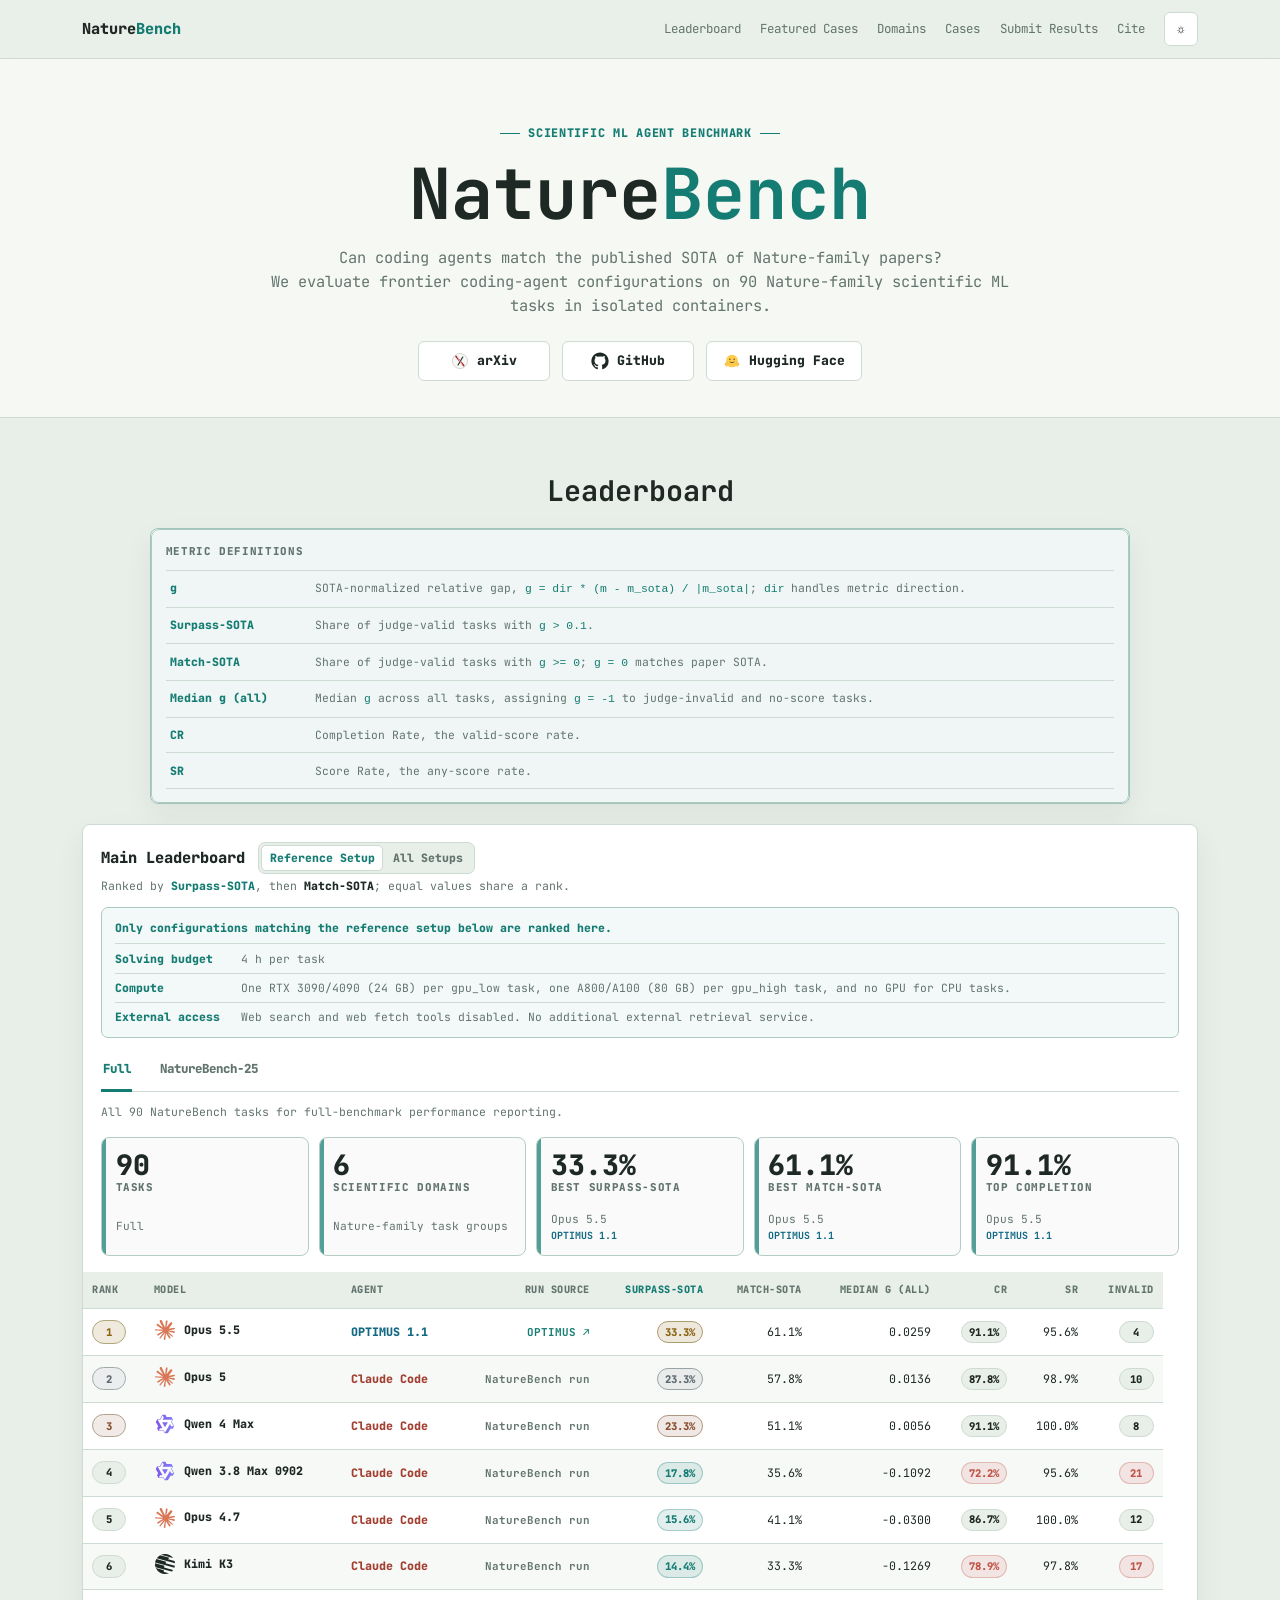
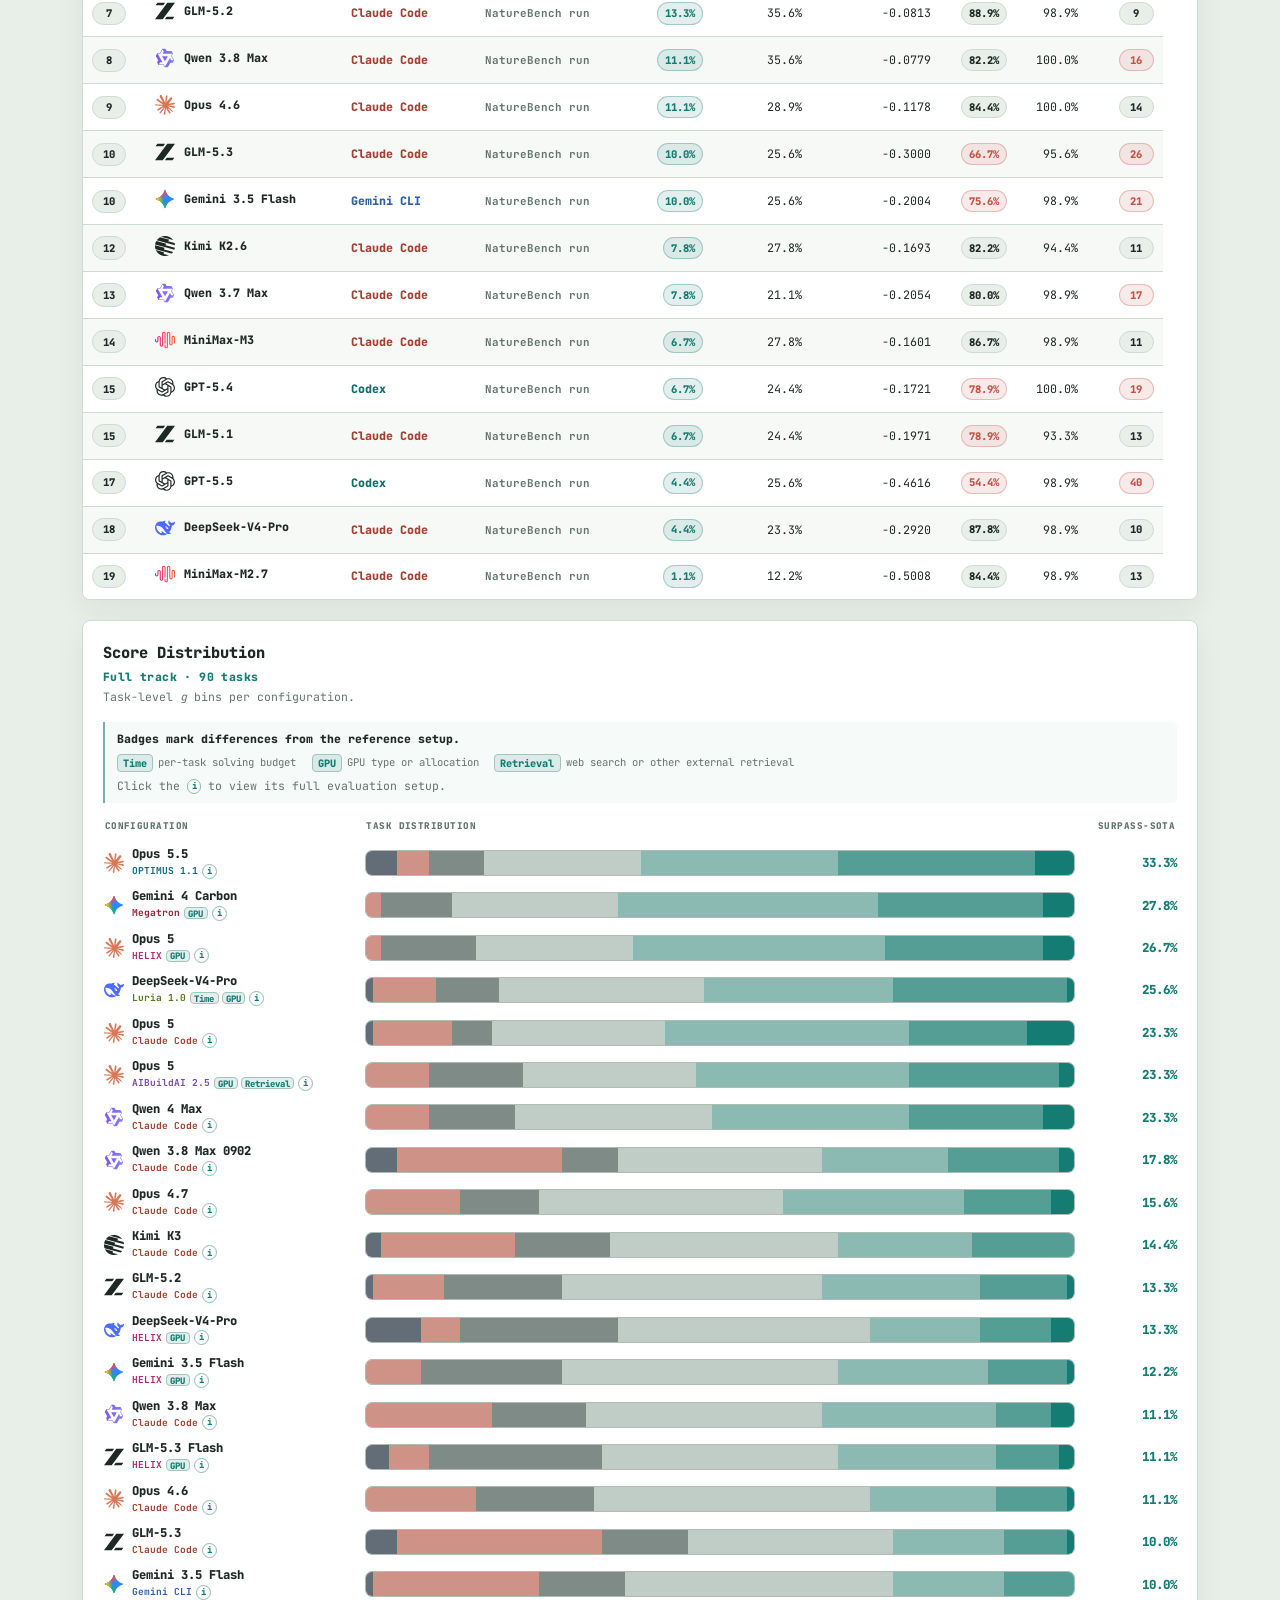
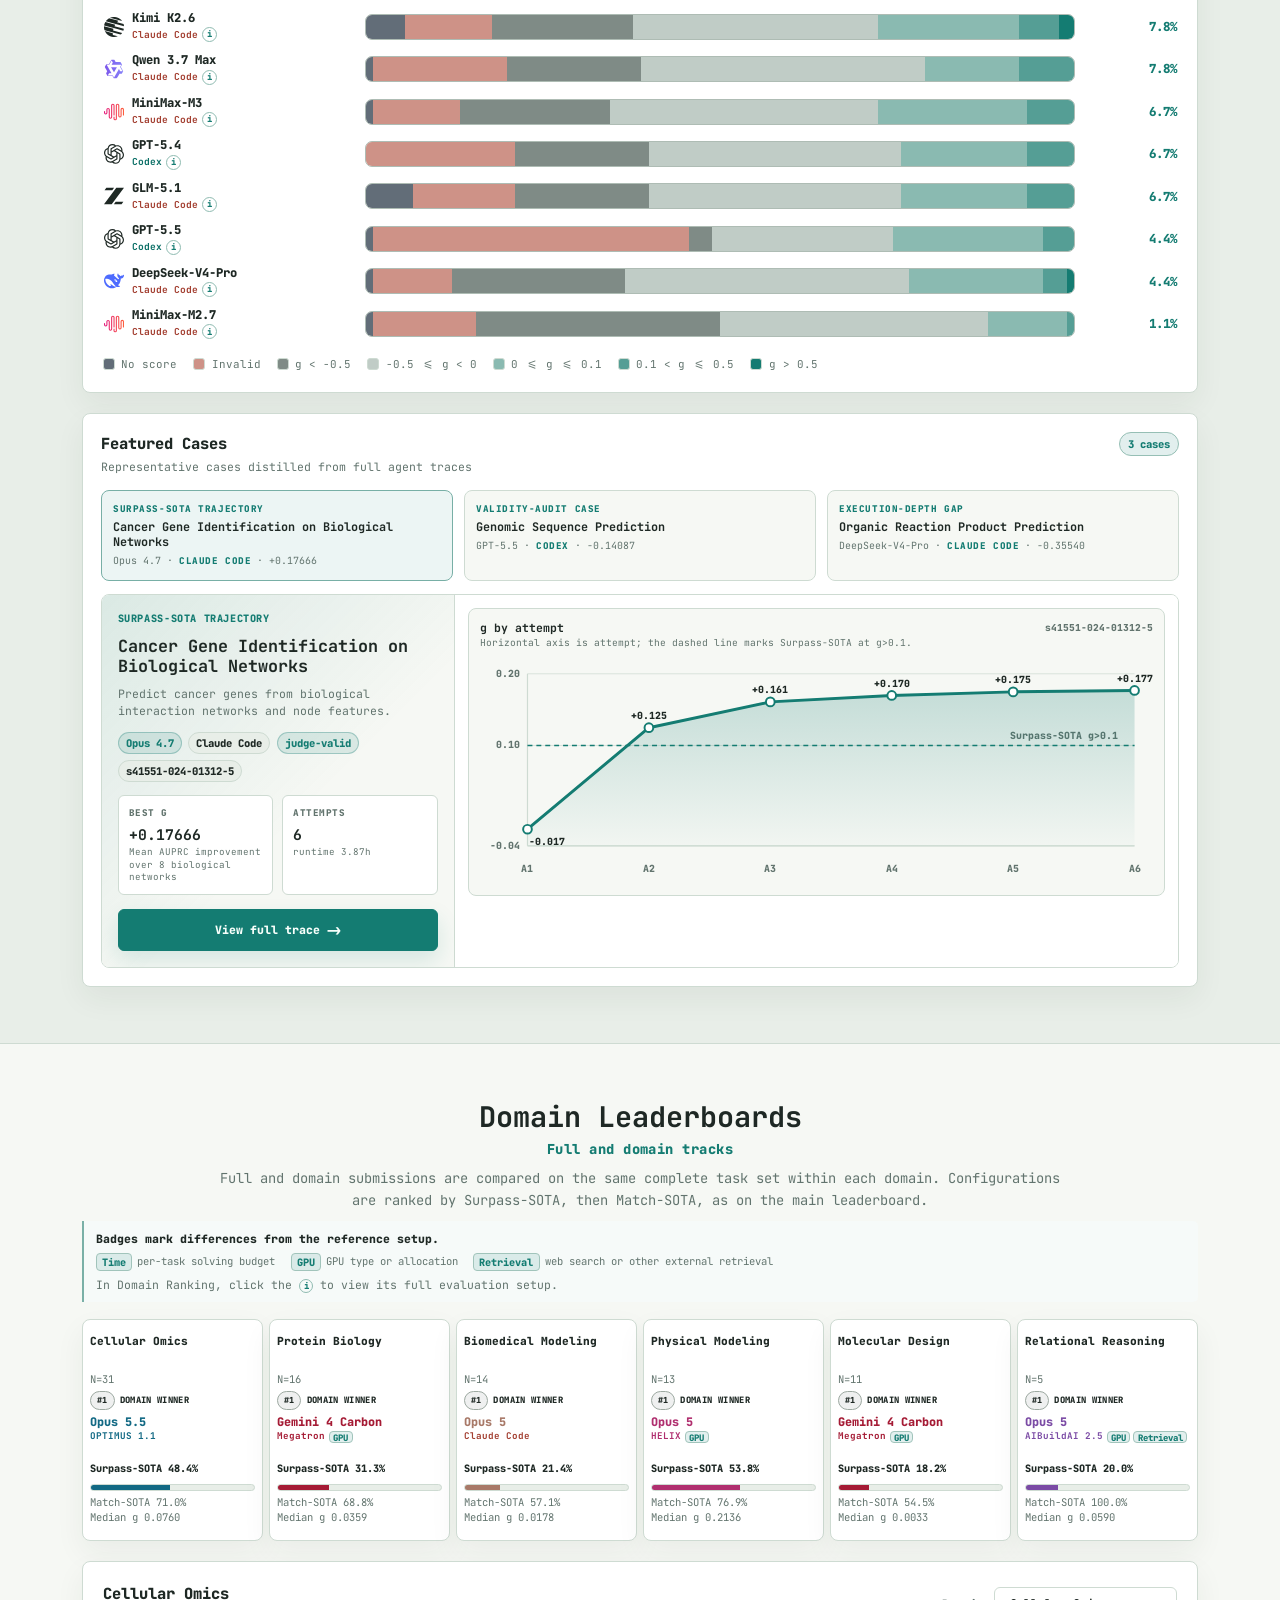
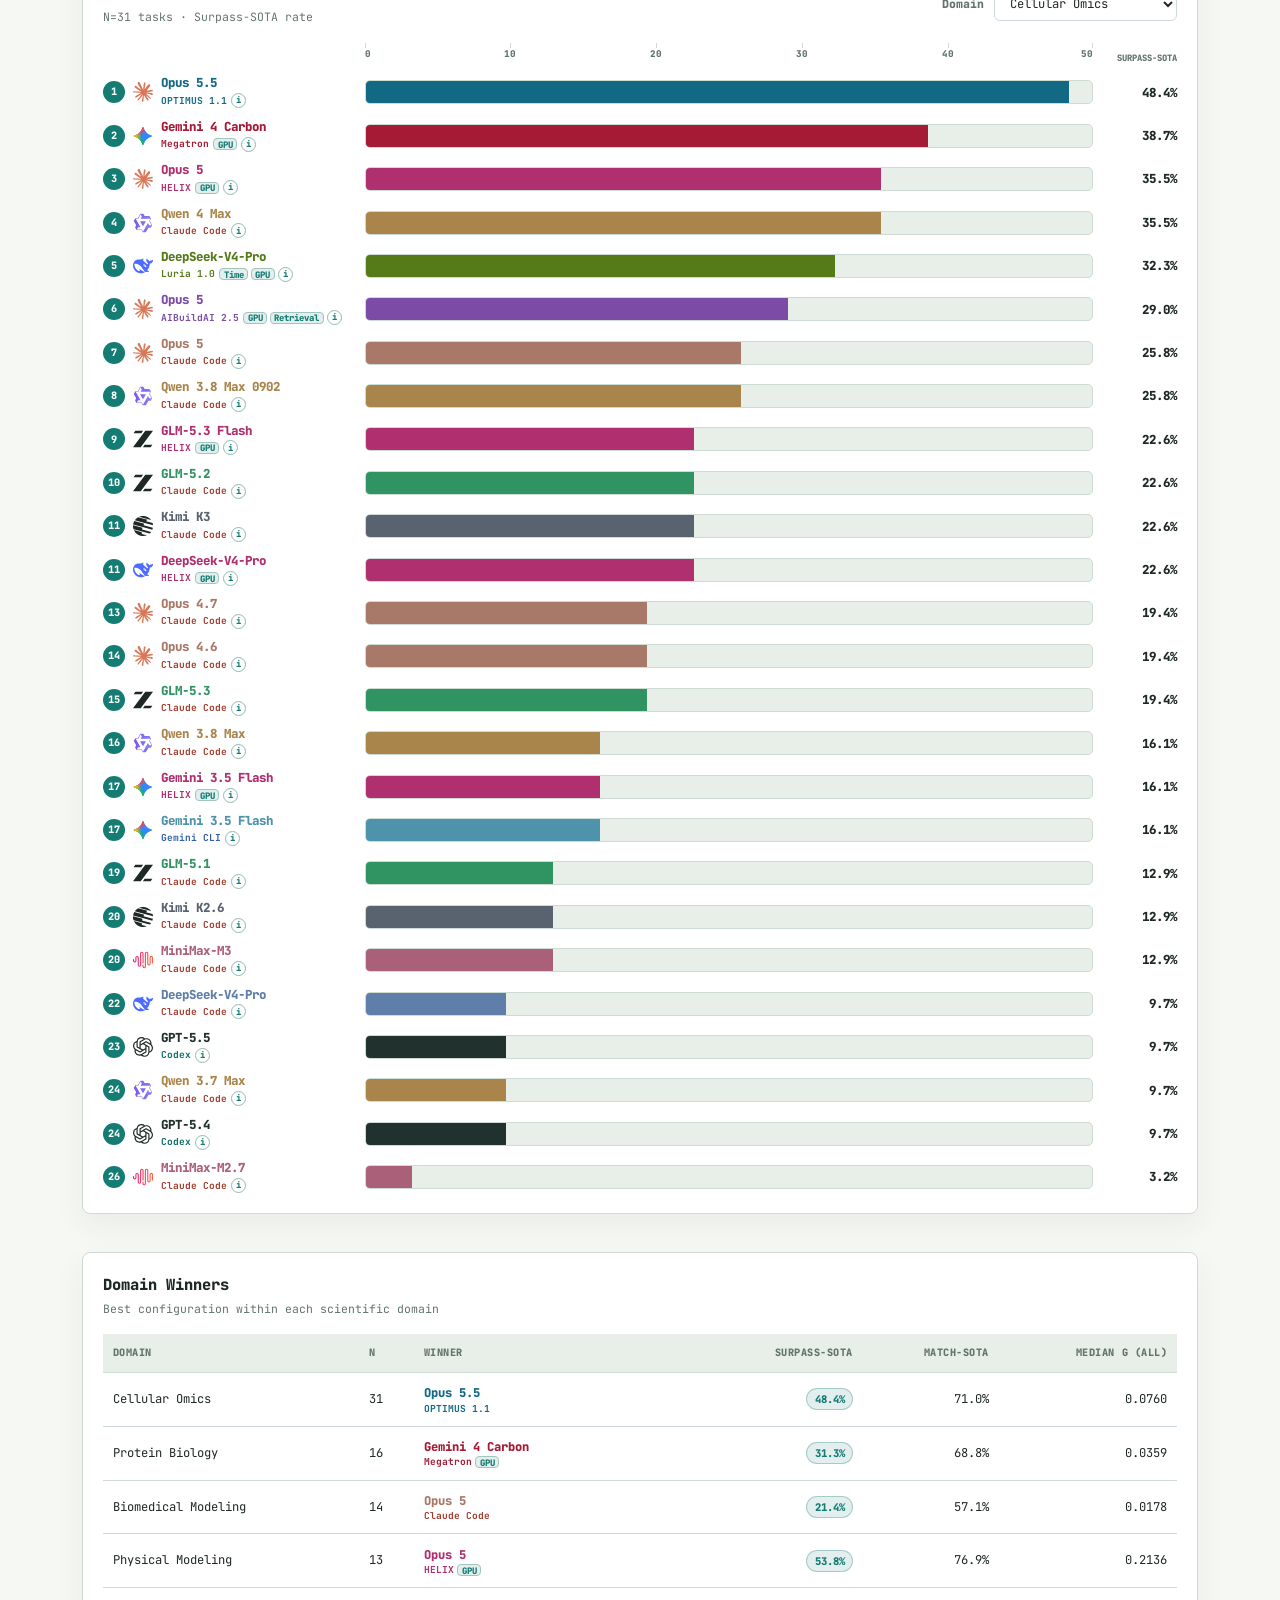
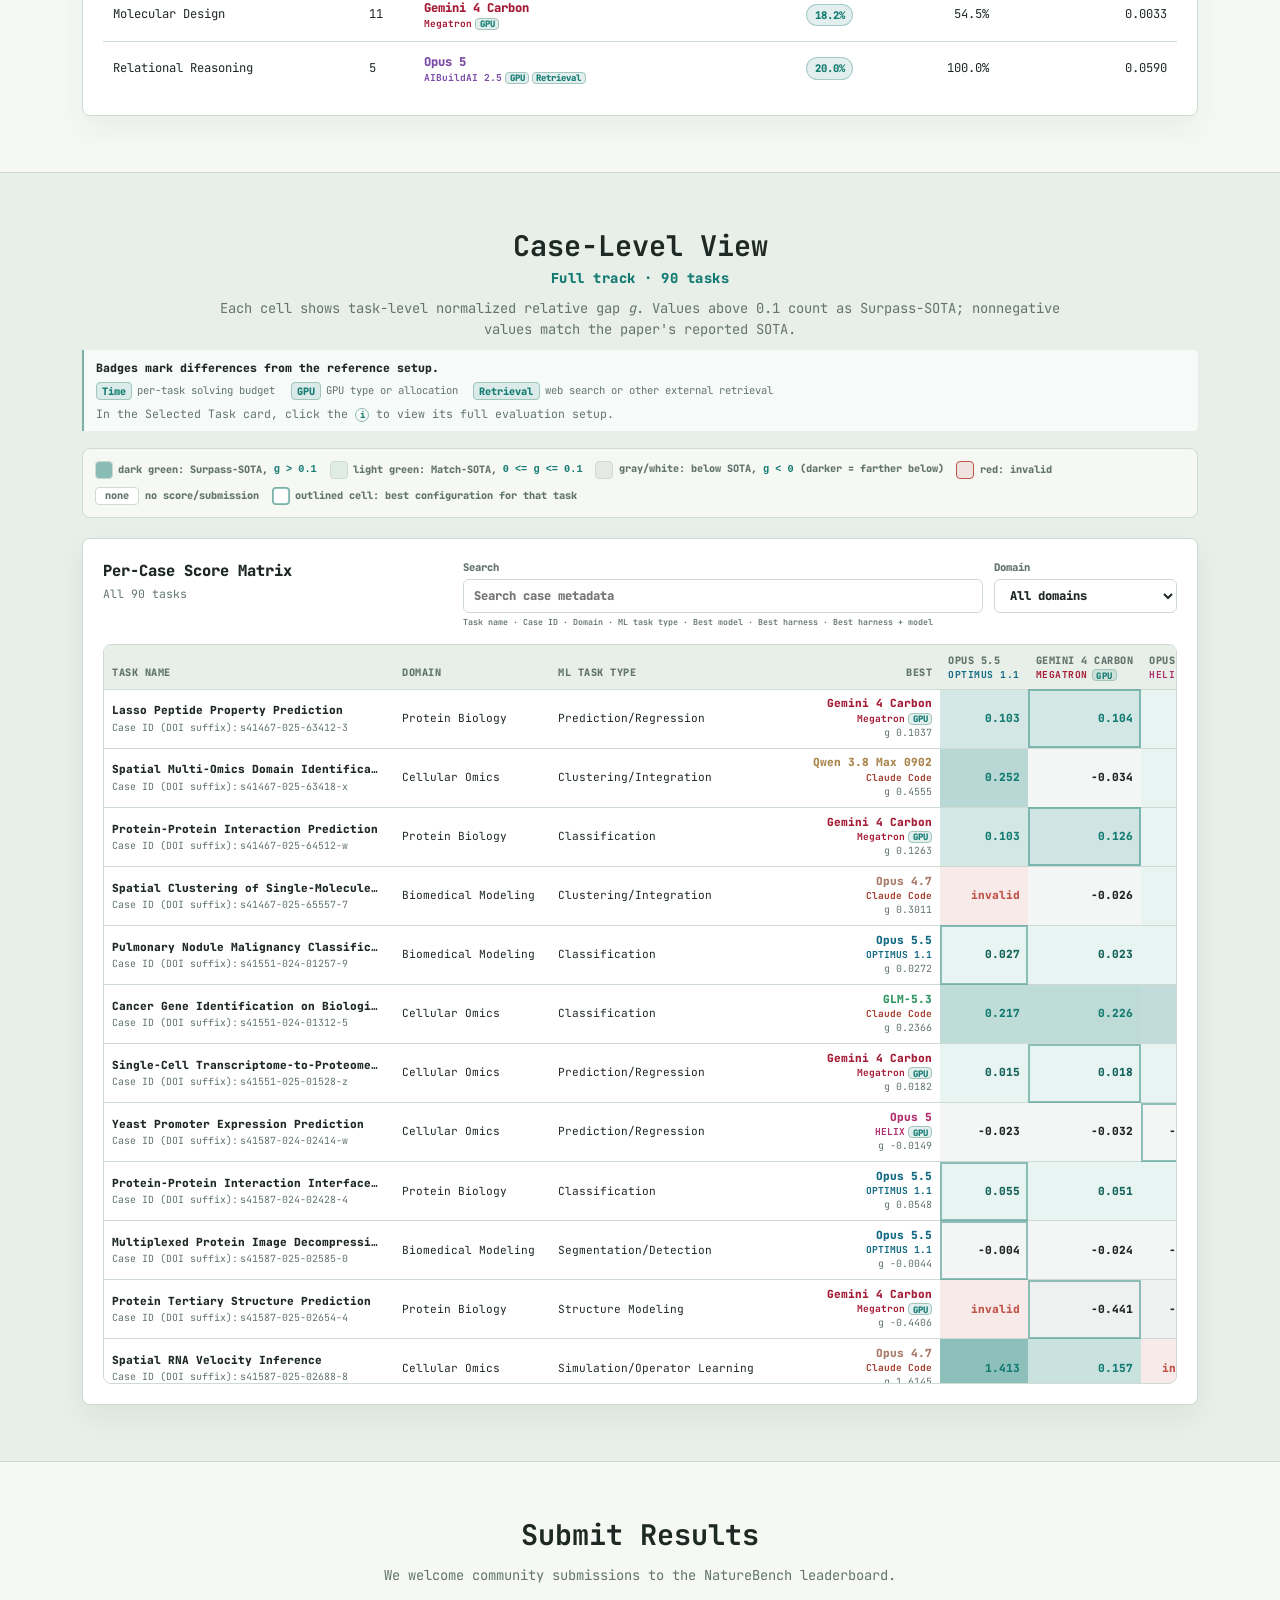
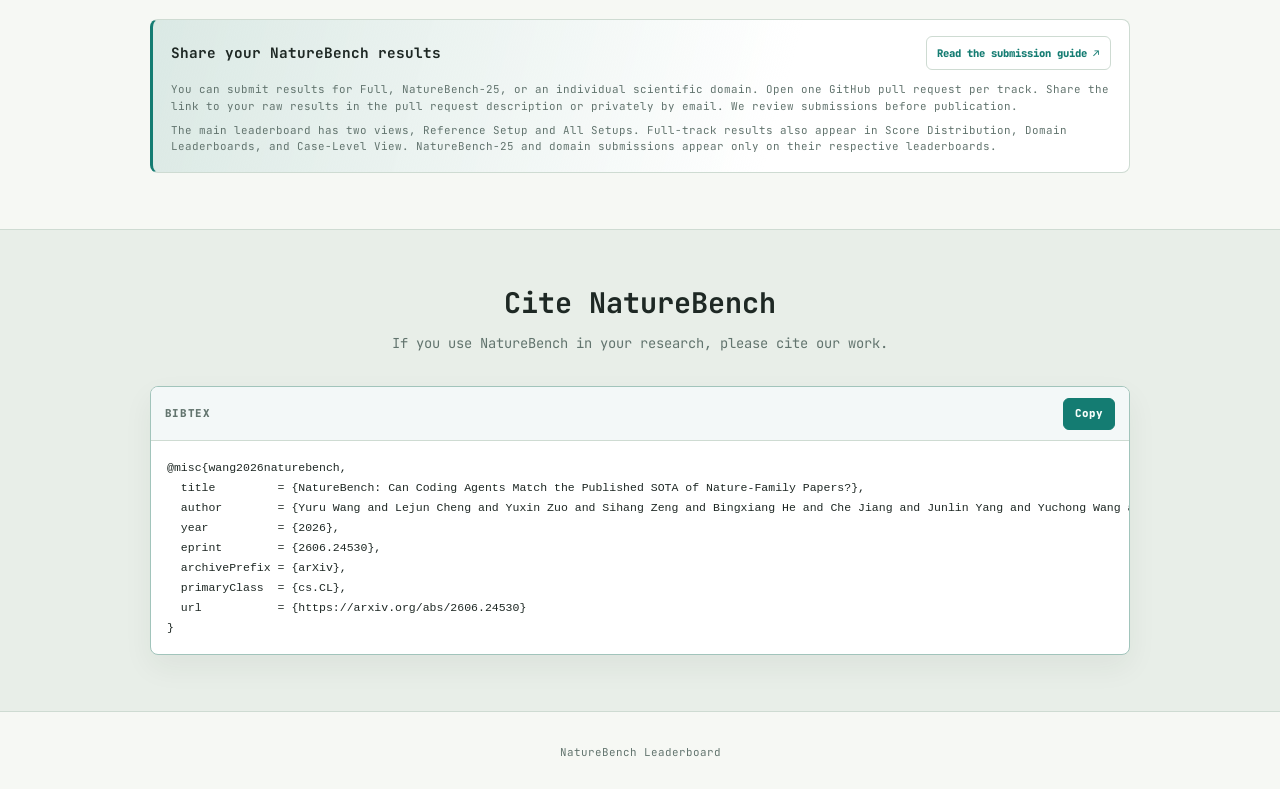
<file: index.html>
<!DOCTYPE html>
<html lang="en" data-theme="light">
<head>
  <meta charset="UTF-8">
  <meta name="viewport" content="width=device-width, initial-scale=1.0">
  <title>NatureBench Leaderboard</title>
  <link rel="icon" href="favicon.ico" sizes="32x32">
  <link rel="icon" href="assets/favicon.svg" type="image/svg+xml">
  <link rel="apple-touch-icon" href="assets/apple-touch-icon.png">
  <meta name="theme-color" content="#147c72">
  <link rel="stylesheet" href="styles.css">
</head>
<body>
  <nav class="navbar">
    <div class="container">
      <div class="nav-content">
        <a class="logo" href="#top" aria-label="NatureBench home">Nature<span>Bench</span></a>
        <button class="hamburger" id="menu-toggle" aria-label="Toggle menu" aria-expanded="false">
          <span></span>
          <span></span>
          <span></span>
        </button>
        <div class="nav-right" id="nav-right">
          <a href="#leaderboard">Leaderboard</a>
          <a href="#featured-cases">Featured Cases</a>
          <a href="#domains">Domains</a>
          <a href="#cases">Cases</a>
          <a href="#submit-results">Submit Results</a>
          <a href="#citation">Cite</a>
          <!-- RESTORE_METHOD_SECTION: uncomment this nav item when the Method section is ready.
          <a href="#method">Method</a>
          -->
          <button class="icon-btn" id="theme-toggle" aria-label="Toggle theme" title="Toggle theme">
            <span class="theme-sun">☼</span>
            <span class="theme-moon">●</span>
          </button>
        </div>
      </div>
    </div>
  </nav>

  <header class="hero" id="top">
    <div class="container">
      <div class="eyebrow">Scientific ML Agent Benchmark</div>
      <h1>Nature<span>Bench</span></h1>
      <p>Can coding agents match the published SOTA of Nature-family papers?</p>
      <p class="hero-setting">We evaluate frontier coding-agent configurations on 90 Nature-family scientific ML tasks in isolated containers.</p>
      <div class="hero-actions">
        <a class="btn resource-btn" href="https://arxiv.org/abs/2606.24530" target="_blank" rel="noopener">
          <img class="resource-logo arxiv-logo" src="assets/logos/arxiv.svg" alt="" aria-hidden="true">
          <span>arXiv</span>
        </a>
        <a class="btn resource-btn" href="https://github.com/FrontisAI/NatureBench" target="_blank" rel="noopener">
          <img class="resource-logo github-logo" src="assets/logos/github.svg" alt="" aria-hidden="true">
          <span>GitHub</span>
        </a>
        <a class="btn resource-btn" href="https://huggingface.co/datasets/FrontisAI/NatureBench" target="_blank" rel="noopener">
          <img class="resource-logo huggingface-logo" src="assets/logos/huggingface.svg" alt="" aria-hidden="true">
          <span>Hugging Face</span>
        </a>
      </div>
    </div>
  </header>

  <main>
    <section id="leaderboard" class="band">
      <div class="container">
        <h2 class="section-title">Leaderboard</h2>

        <div class="leaderboard-guide">
          <div class="metric-primer" role="region" aria-labelledby="metric-primer-title">
            <h3 id="metric-primer-title">Metric Definitions</h3>
            <dl class="metric-definition-list">
              <div>
                <dt>g</dt>
                <dd>SOTA-normalized relative gap, <code>g = dir * (m - m_sota) / |m_sota|</code>; <code>dir</code> handles metric direction.</dd>
              </div>
              <div>
                <dt>Surpass-SOTA</dt>
                <dd>Share of judge-valid tasks with <code>g &gt; 0.1</code>.</dd>
              </div>
              <div>
                <dt>Match-SOTA</dt>
                <dd>Share of judge-valid tasks with <code>g &gt;= 0</code>; <code>g = 0</code> matches paper SOTA.</dd>
              </div>
              <div>
                <dt>Median g (all)</dt>
                <dd>Median <code>g</code> across all tasks, assigning <code>g = -1</code> to judge-invalid and no-score tasks.</dd>
              </div>
              <div>
                <dt>CR</dt>
                <dd>Completion Rate, the valid-score rate.</dd>
              </div>
              <div>
                <dt>SR</dt>
                <dd>Score Rate, the any-score rate.</dd>
              </div>
            </dl>
          </div>
        </div>

        <div class="panel table-panel numeric-board-panel leaderboard-main-panel" id="numeric-main-board" aria-labelledby="numeric-leaderboard-title">
          <div class="panel-head leaderboard-main-head">
            <div class="leaderboard-title-row">
              <h3 id="numeric-leaderboard-title">Main Leaderboard</h3>
              <div class="leaderboard-setup-switch" role="group" aria-label="Ranking view">
                <button type="button" data-leaderboard-setup="reference" aria-pressed="true" aria-controls="leaderboard-reference-setup leaderboard-all-setups-note leaderboard-track-panel">Reference Setup</button>
                <button type="button" data-leaderboard-setup="all" aria-pressed="false" aria-controls="leaderboard-reference-setup leaderboard-all-setups-note leaderboard-track-panel">All Setups</button>
              </div>
            </div>
            <p>Ranked by <span class="rank-metric-label">Surpass-SOTA</span>, then <span class="rank-secondary-label">Match-SOTA</span>; equal values share a rank.</p>
          </div>
          <div id="leaderboard-reference-setup" class="leaderboard-setup-note leaderboard-reference-setup">
            <p class="setup-emphasis" id="reference-setup-caption">Only configurations matching the reference setup below are ranked here.</p>
            <dl class="metric-definition-list" aria-labelledby="reference-setup-caption">
              <div><dt>Solving budget</dt><dd>4 h per task</dd></div>
              <div><dt>Compute</dt><dd>One RTX 3090/4090 (24 GB) per gpu_low task, one A800/A100 (80 GB) per gpu_high task, and no GPU for CPU tasks.</dd></div>
              <div><dt>External access</dt><dd>Web search and web fetch tools disabled. No additional external retrieval service.</dd></div>
            </dl>
          </div>
          <div class="leaderboard-setup-note setup-guide" id="leaderboard-all-setups-note" data-setup-guide="main" hidden></div>
          <div class="leaderboard-controls">
            <div class="leaderboard-track-switch" id="leaderboard-track-switch" role="tablist" aria-label="Leaderboard track">
              <button class="leaderboard-track-button is-active" id="leaderboard-tab-full" type="button" role="tab" data-leaderboard-track="full" aria-selected="true" aria-controls="leaderboard-track-panel" tabindex="0">
                <span>Full</span>
              </button>
              <button class="leaderboard-track-button" id="leaderboard-tab-naturebench-25" type="button" role="tab" data-leaderboard-track="naturebench-25" aria-selected="false" aria-controls="leaderboard-track-panel" tabindex="-1">
                <span>NatureBench-25</span>
              </button>
            </div>
          </div>
          <div id="leaderboard-track-panel" role="tabpanel" aria-labelledby="leaderboard-tab-full">
            <p class="leaderboard-track-description" id="leaderboard-track-description" aria-live="polite">All 90 NatureBench tasks for full-benchmark performance reporting.</p>
            <div class="metrics-strip leaderboard-summary" id="summary-metrics" aria-label="Benchmark summary" aria-live="polite">
              <div class="metric summary-card">
                <div class="metric-value">90</div>
                <div class="metric-label">Tasks</div>
              </div>
              <div class="metric summary-card">
                <div class="metric-value">6</div>
                <div class="metric-label">Scientific domains</div>
              </div>
              <div class="metric summary-card">
                <div class="metric-value">23.3%</div>
                <div class="metric-label">Best Surpass-SOTA</div>
              </div>
              <div class="metric summary-card">
                <div class="metric-value">57.8%</div>
                <div class="metric-label">Best Match-SOTA</div>
              </div>
              <div class="metric summary-card">
                <div class="metric-value">91.1%</div>
                <div class="metric-label">Top completion</div>
              </div>
            </div>
            <div class="numeric-board-wrap" role="region" aria-label="Scrollable Main Leaderboard" tabindex="0">
              <table class="numeric-board-table" id="numeric-leaderboard">
                <thead>
                  <tr>
                    <th>Rank</th>
                    <th>Model</th>
                    <th>Agent</th>
                    <th>Run source</th>
                    <th><span class="rank-metric-label">Surpass-SOTA</span></th>
                    <th>Match-SOTA</th>
                    <th>Median g (all)</th>
                    <th>CR</th>
                    <th>SR</th>
                    <th>Invalid</th>
                  </tr>
                </thead>
                <tbody id="numeric-leaderboard-body"></tbody>
              </table>
            </div>
          </div>
        </div>

        <!-- RESTORE_CONFIGURATION_RANKING: uncomment this secondary bar leaderboard if needed.
        <div class="panel chart-panel">
          <div class="panel-head">
            <div>
              <h3>Configuration Ranking</h3>
              <p id="chart-subtitle">Sorted by Surpass-SOTA</p>
            </div>
            <div class="controls compact">
              <label for="rank-metric">Rank by</label>
              <select id="rank-metric">
                <option value="surpassSota">Surpass-SOTA</option>
                <option value="matchSota">Match-SOTA</option>
                <option value="medianAll">Median g (all)</option>
                <option value="meanAll">Mean g (all)</option>
                <option value="completionRate">Completion Rate</option>
                <option value="scoreRate">Score Rate</option>
                <option value="invalid">Invalid Count</option>
              </select>
            </div>
          </div>
          <div class="bar-chart" id="leaderboard-chart"></div>
          <p class="chart-footnote">Secondary comparison view. Surpass-SOTA: valid <em>g</em> &gt; 0.1.</p>
        </div>
        -->

        <div class="panel chart-panel distribution-panel">
          <div class="panel-head">
            <div>
              <h3>Score Distribution</h3>
              <p class="track-scope-note">Full track · 90 tasks</p>
              <p>Task-level <em>g</em> bins per configuration.</p>
            </div>
          </div>
          <div class="setup-guide section-setup-guide" data-setup-guide="distribution"></div>
          <div class="distribution-chart" id="distribution-chart"></div>
          <div class="legend" id="distribution-legend"></div>
        </div>

        <div class="panel featured-case-panel" id="featured-cases">
          <div class="panel-head featured-case-head">
            <div>
              <div class="panel-title-with-scope">
                <h3>Featured Cases</h3>
              </div>
              <p>Representative cases distilled from full agent traces</p>
            </div>
            <div class="featured-count">3 cases</div>
          </div>
          <div class="featured-case-tabs" id="featured-case-tabs" aria-label="Featured case switcher"></div>
          <div class="featured-case-layout">
            <section class="featured-case-summary" id="featured-case-summary" aria-live="polite"></section>
            <section class="featured-case-detail">
              <div class="featured-detail-body" id="featured-detail-body" aria-live="polite"></div>
            </section>
          </div>
          <!-- Case comparison cards removed to keep the featured block compact. -->
          <!-- <div class="featured-case-compare" id="featured-case-compare"></div> -->
        </div>

      </div>
    </section>

    <section id="domains">
      <div class="container">
        <h2 class="section-title">Domain Leaderboards</h2>
        <p class="track-scope-note section-track-scope-note">Full and domain tracks</p>
        <p class="section-description">Full and domain submissions are compared on the same complete task set within each domain. Configurations are ranked by Surpass-SOTA, then Match-SOTA, as on the main leaderboard.</p>
        <div class="setup-guide section-setup-guide" data-setup-guide="domain"></div>

        <div class="domain-grid" id="domain-grid"></div>

        <div class="two-col domain-detail-grid">
          <div class="panel chart-panel">
            <div class="panel-head">
              <div>
                <h3 id="domain-chart-title">Domain Ranking</h3>
                <p id="domain-chart-subtitle"></p>
              </div>
              <div class="controls compact">
                <label for="domain-select">Domain</label>
                <select id="domain-select"></select>
              </div>
            </div>
            <div class="bar-chart compact-bars" id="domain-chart"></div>
          </div>
        </div>

        <div class="panel table-panel">
          <div class="panel-head">
            <div>
              <h3>Domain Winners</h3>
              <p>Best configuration within each scientific domain</p>
            </div>
          </div>
          <table>
            <thead>
              <tr>
                <th>Domain</th>
                <th>N</th>
                <th>Winner</th>
                <th>Surpass-SOTA</th>
                <th>Match-SOTA</th>
                <th>Median g (all)</th>
              </tr>
            </thead>
            <tbody id="domain-winners-body"></tbody>
          </table>
        </div>
      </div>
    </section>

    <section id="cases" class="band">
      <div class="container">
        <h2 class="section-title">Case-Level View</h2>
        <p class="track-scope-note section-track-scope-note">Full track · 90 tasks</p>
        <p class="section-description">Each cell shows task-level normalized relative gap <em>g</em>. Values above 0.1 count as Surpass-SOTA; nonnegative values match the paper's reported SOTA.</p>
        <div class="setup-guide section-setup-guide" data-setup-guide="cases"></div>
        <div class="case-matrix-legend legend" id="case-matrix-legend" aria-label="Case matrix legend">
          <span class="legend-item case-legend-item"><span class="legend-swatch case-legend-swatch case-legend-swatch-surpass" aria-hidden="true"></span>Surpass-SOTA, <code>g &gt; 0.1</code></span>
          <span class="legend-item case-legend-item"><span class="legend-swatch case-legend-swatch case-legend-swatch-match" aria-hidden="true"></span>Match-SOTA, <code>0 &lt;= g &lt;= 0.1</code></span>
          <span class="legend-item case-legend-item legend-item-below"><span class="legend-swatch case-legend-swatch case-legend-swatch-below" aria-hidden="true"></span><span class="legend-copy"><span class="legend-main">gray/white: below SOTA, <code>g &lt; 0</code></span><span class="legend-note">(darker = farther below)</span></span></span>
          <span class="legend-item case-legend-item"><span class="legend-swatch case-legend-swatch case-legend-swatch-invalid" aria-hidden="true"></span>Invalid</span>
          <span class="legend-item case-legend-item"><span class="legend-swatch case-legend-swatch case-legend-swatch-none" aria-hidden="true">none</span>No score/submission</span>
          <span class="legend-item case-legend-item"><span class="legend-swatch case-legend-swatch case-legend-swatch-best" aria-hidden="true"></span>Outlined cell: best configuration for that task</span>
        </div>

        <div class="panel table-panel case-panel">
          <div class="panel-head case-head">
            <div>
              <h3>Per-Case Score Matrix</h3>
              <p id="case-count"></p>
            </div>
            <div class="case-controls">
              <div class="case-search-control">
                <label class="search-box">
                  <span>Search</span>
                  <input id="case-search" type="search" placeholder="Search case metadata" aria-describedby="case-search-help">
                </label>
                <small class="case-search-help" id="case-search-help">Task name · Case ID · Domain · ML task type · Best model · Best harness · Best harness + model</small>
              </div>
              <label>
                <span>Domain</span>
                <select id="case-domain-filter"></select>
              </label>
            </div>
          </div>
          <div class="case-lookup-card" id="case-lookup-card" hidden></div>
          <div class="case-table-wrap">
            <table class="case-table">
              <thead id="case-table-head"></thead>
              <tbody id="case-table-body"></tbody>
            </table>
          </div>
        </div>
      </div>
    </section>

    <!-- RESTORE_METHOD_SECTION: pending Method block is intentionally hidden for the development preview.
    <section id="method">
      <div class="container">
        <h2 class="section-title">Method & Pending Sections</h2>
        <div class="two-col pending-grid">
          <div class="panel placeholder-panel">
            <div class="panel-head">
              <div>
                <h3>Time Spent</h3>
                <p></p>
              </div>
            </div>
            <div class="empty-canvas" aria-hidden="true"></div>
          </div>
          <div class="panel placeholder-panel">
            <div class="panel-head">
              <div>
                <h3>Pipeline</h3>
                <p></p>
              </div>
            </div>
            <div class="empty-canvas" aria-hidden="true"></div>
          </div>
        </div>
      </div>
    </section>
    -->

    <section id="submit-results" class="submit-results-section">
      <div class="container">
        <h2 class="section-title">Submit Results</h2>
        <p class="section-description">We welcome community submissions to the NatureBench leaderboard.</p>
        <aside class="leaderboard-submit-panel" aria-labelledby="submit-results-title">
          <h3 id="submit-results-title">Share your NatureBench results</h3>
          <div class="leaderboard-submit-actions">
            <a class="leaderboard-submit-guide" href="https://github.com/FrontisAI/NatureBench/blob/main/submit-results/README.md" target="_blank" rel="noopener">Read the submission guide ↗</a>
          </div>
          <div class="leaderboard-submit-copy">
            <p>You can submit results for Full, NatureBench-25, or an individual scientific domain. Open one GitHub pull request per track. Share the link to your raw results in the pull request description or privately by email. We review submissions before publication.</p>
            <p>The main leaderboard has two views, Reference Setup and All Setups. Full-track results also appear in Score Distribution, Domain Leaderboards, and Case-Level View. NatureBench-25 and domain submissions appear only on their respective leaderboards.</p>
          </div>
        </aside>
      </div>
    </section>

    <section id="citation" class="citation-section band">
      <div class="container">
        <h2 class="section-title">Cite NatureBench</h2>
        <p class="section-description">If you use NatureBench in your research, please cite our work.</p>
        <div class="citation-card">
          <div class="citation-card-head">
            <span>BibTeX</span>
            <button class="citation-copy" id="citation-copy" type="button" aria-describedby="citation-copy-status">
              Copy
            </button>
          </div>
          <pre class="citation-code"><code id="citation-bibtex">@misc{wang2026naturebench,
  title         = {NatureBench: Can Coding Agents Match the Published SOTA of Nature-Family Papers?},
  author        = {Yuru Wang and Lejun Cheng and Yuxin Zuo and Sihang Zeng and Bingxiang He and Che Jiang and Junlin Yang and Yuchong Wang and Kaikai Zhao and Weifeng Huang and Kai Tian and Zhenzhao Yuan and Jincheng Zhong and Weizhi Wang and Ning Ding and Bowen Zhou and Kaiyan Zhang},
  year          = {2026},
  eprint        = {2606.24530},
  archivePrefix = {arXiv},
  primaryClass  = {cs.CL},
  url           = {https://arxiv.org/abs/2606.24530}
}</code></pre>
          <p class="citation-copy-status" id="citation-copy-status" role="status" aria-live="polite"></p>
        </div>
      </div>
    </section>

  </main>

  <footer class="footer">
    <div class="container">
      <span>NatureBench Leaderboard</span>
    </div>
  </footer>

  <script src="naturebench-data.js"></script>
  <script src="leaderboard-tracks.js"></script>
  <script src="app.js"></script>
</body>
</html>
</file>
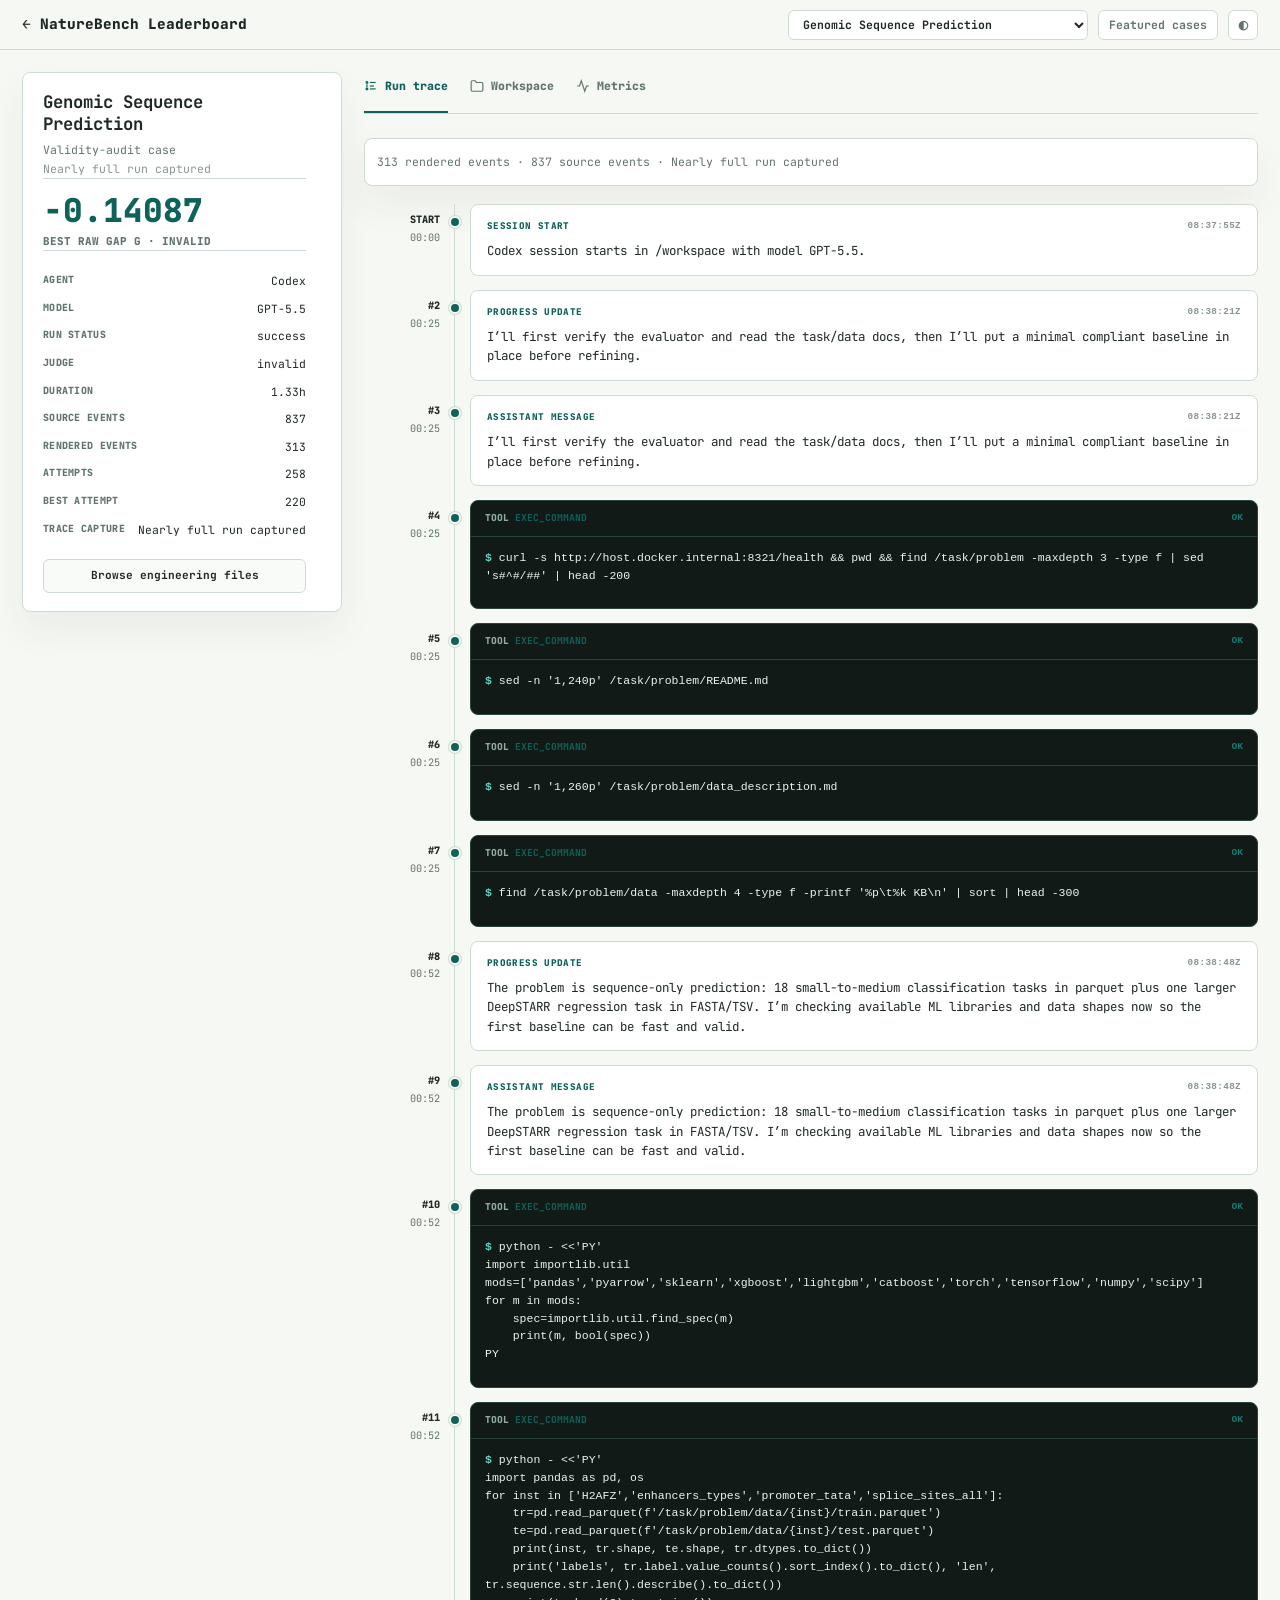
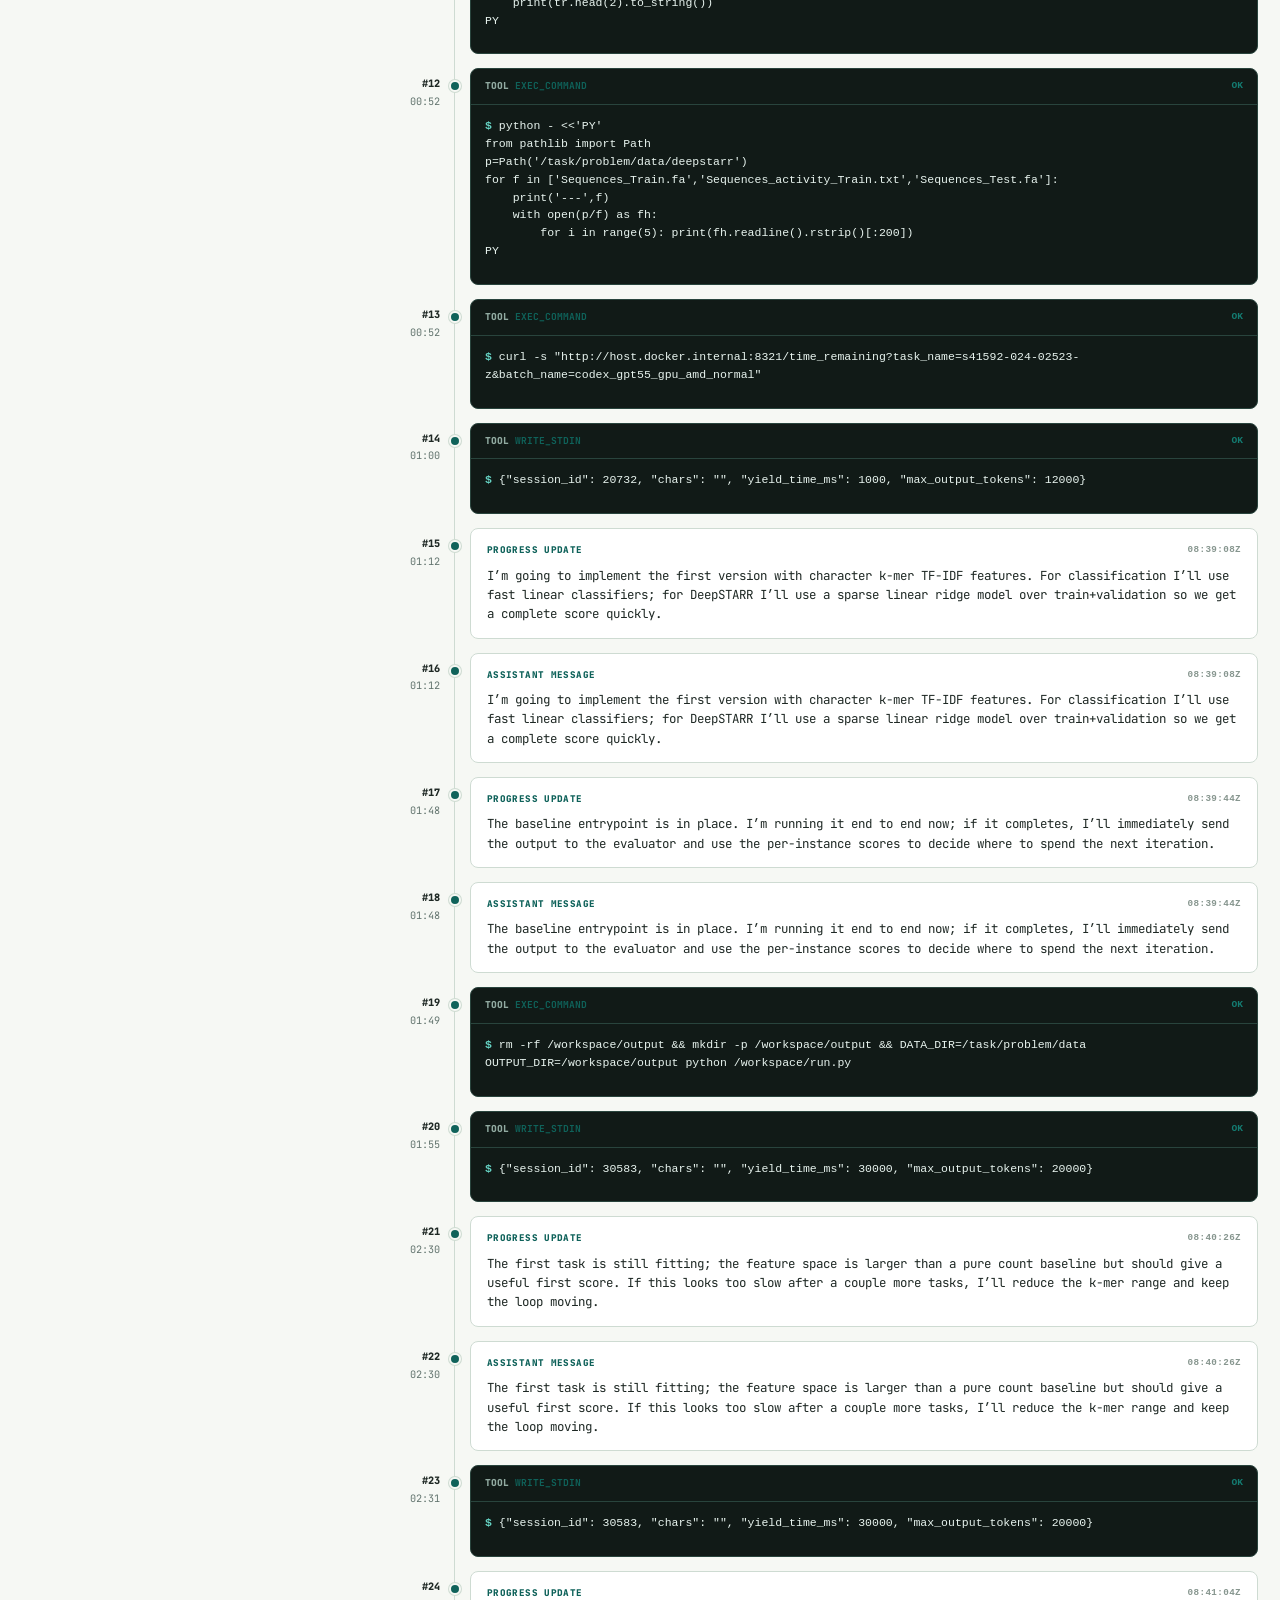
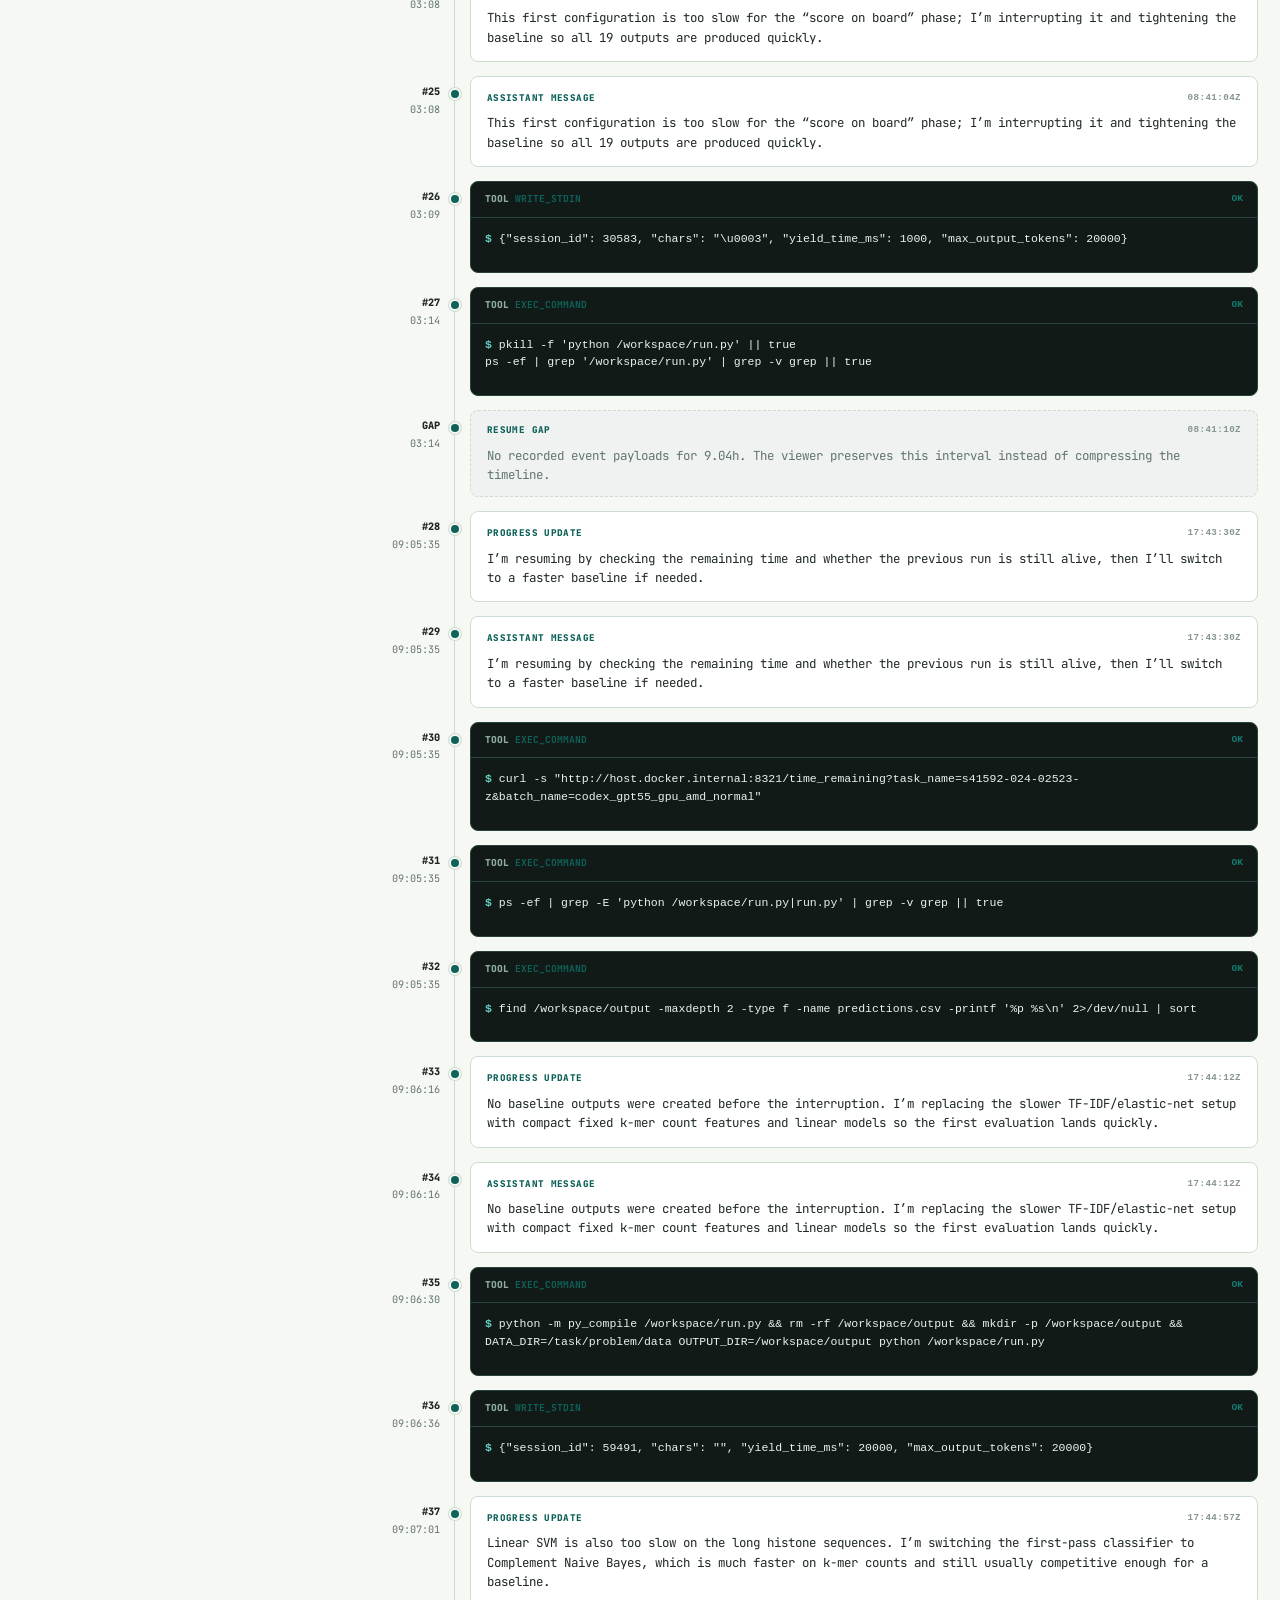
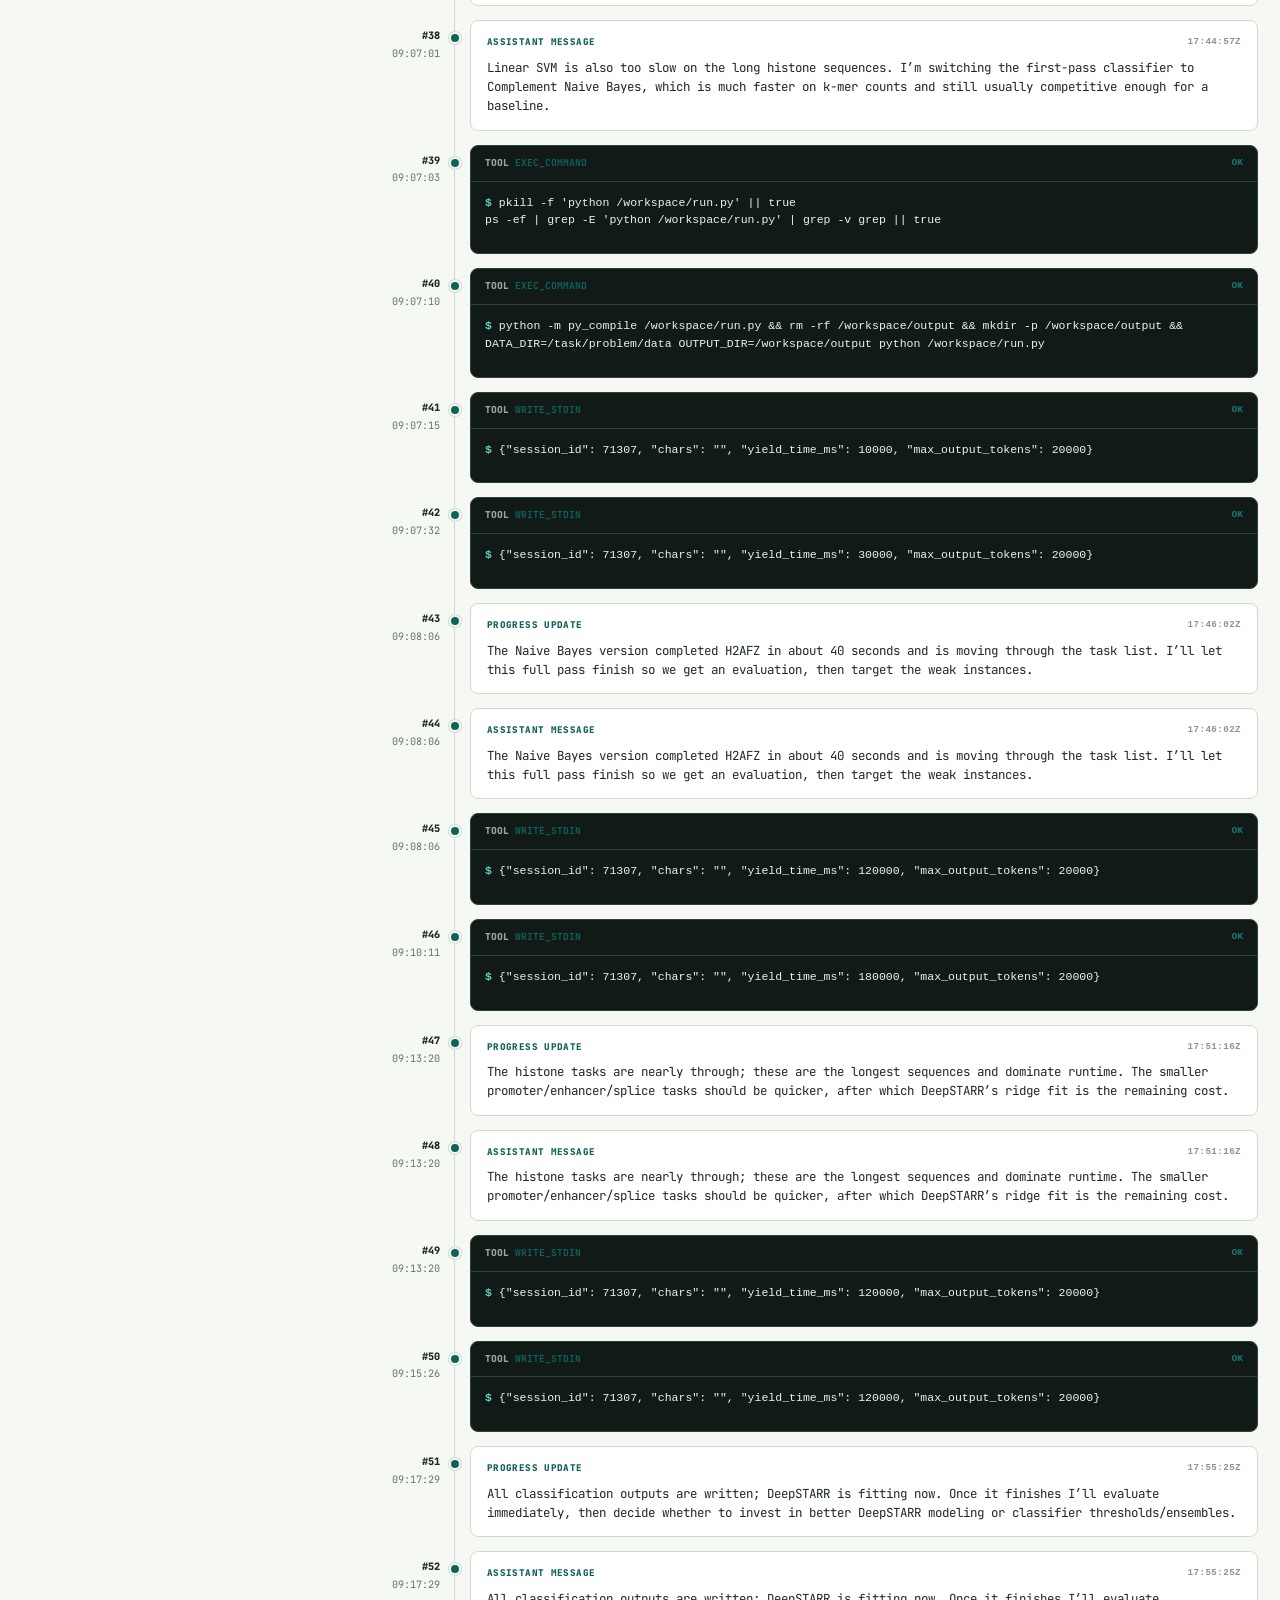
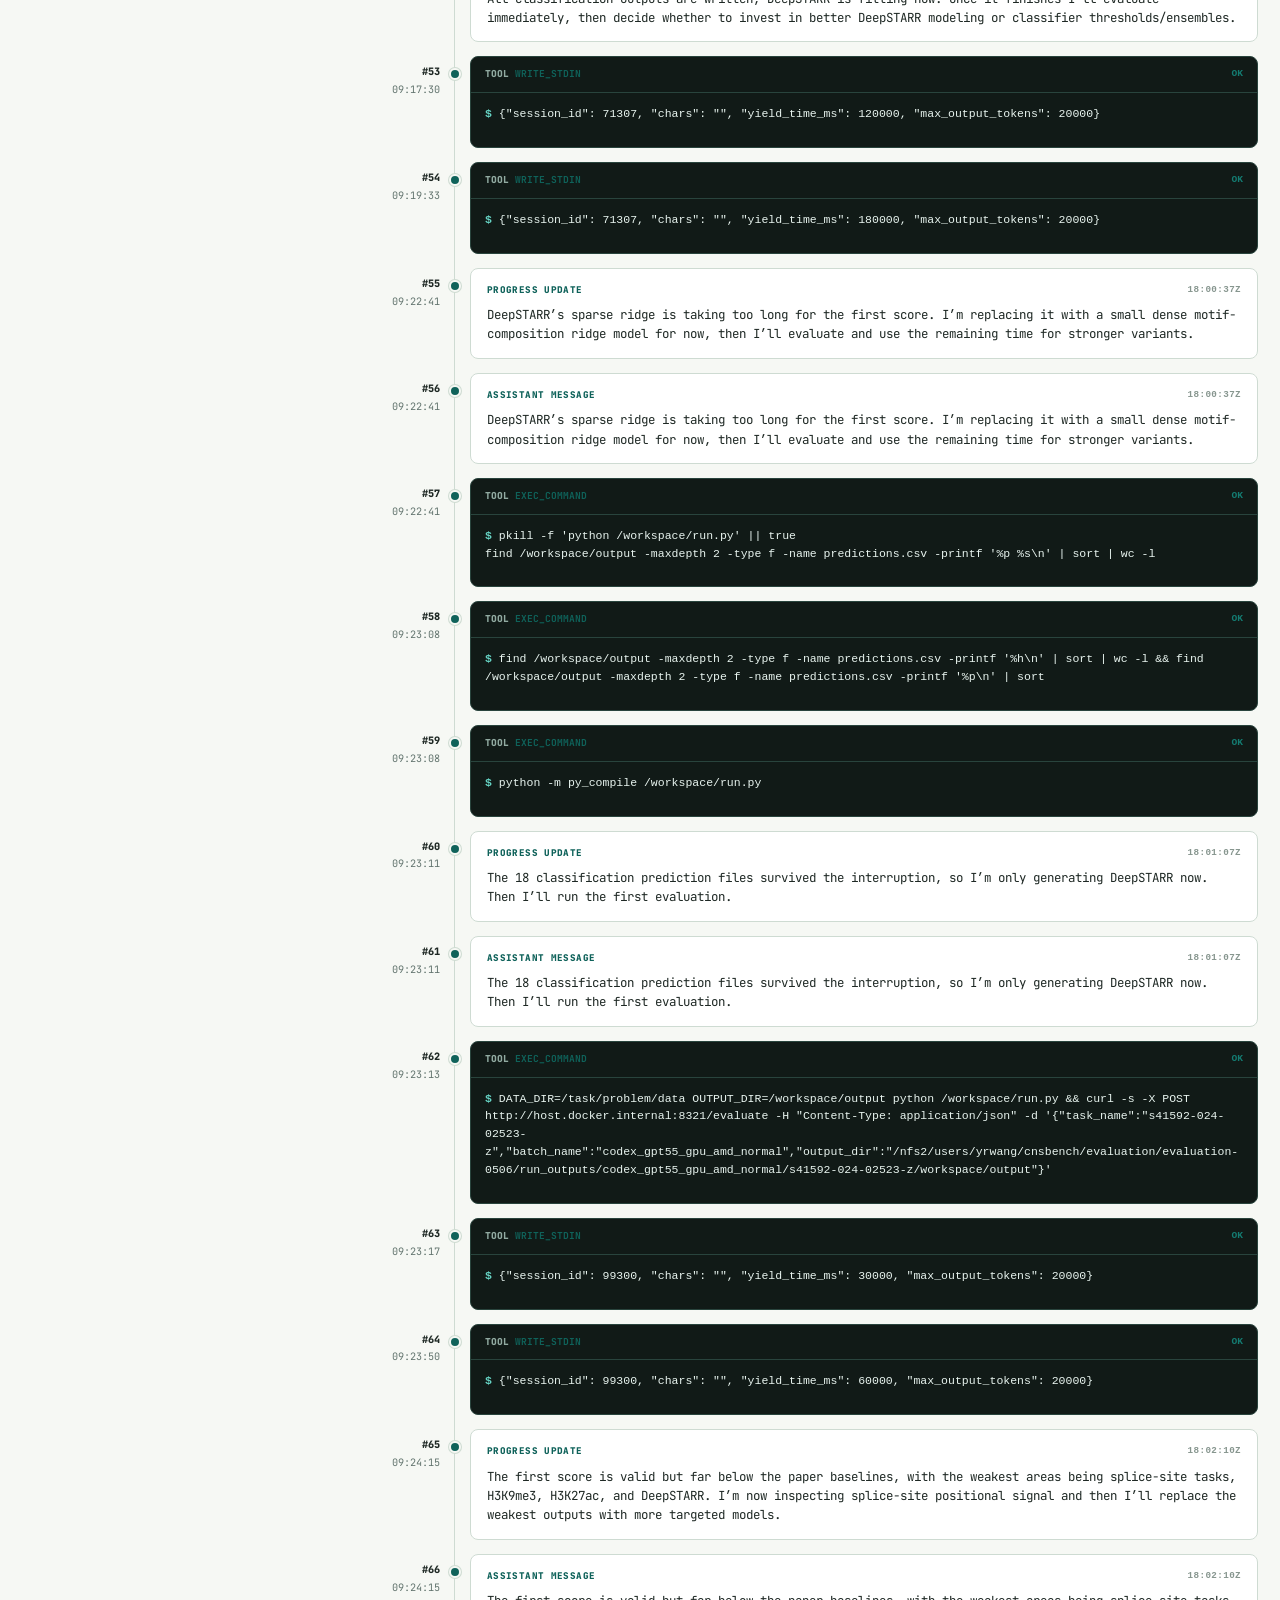
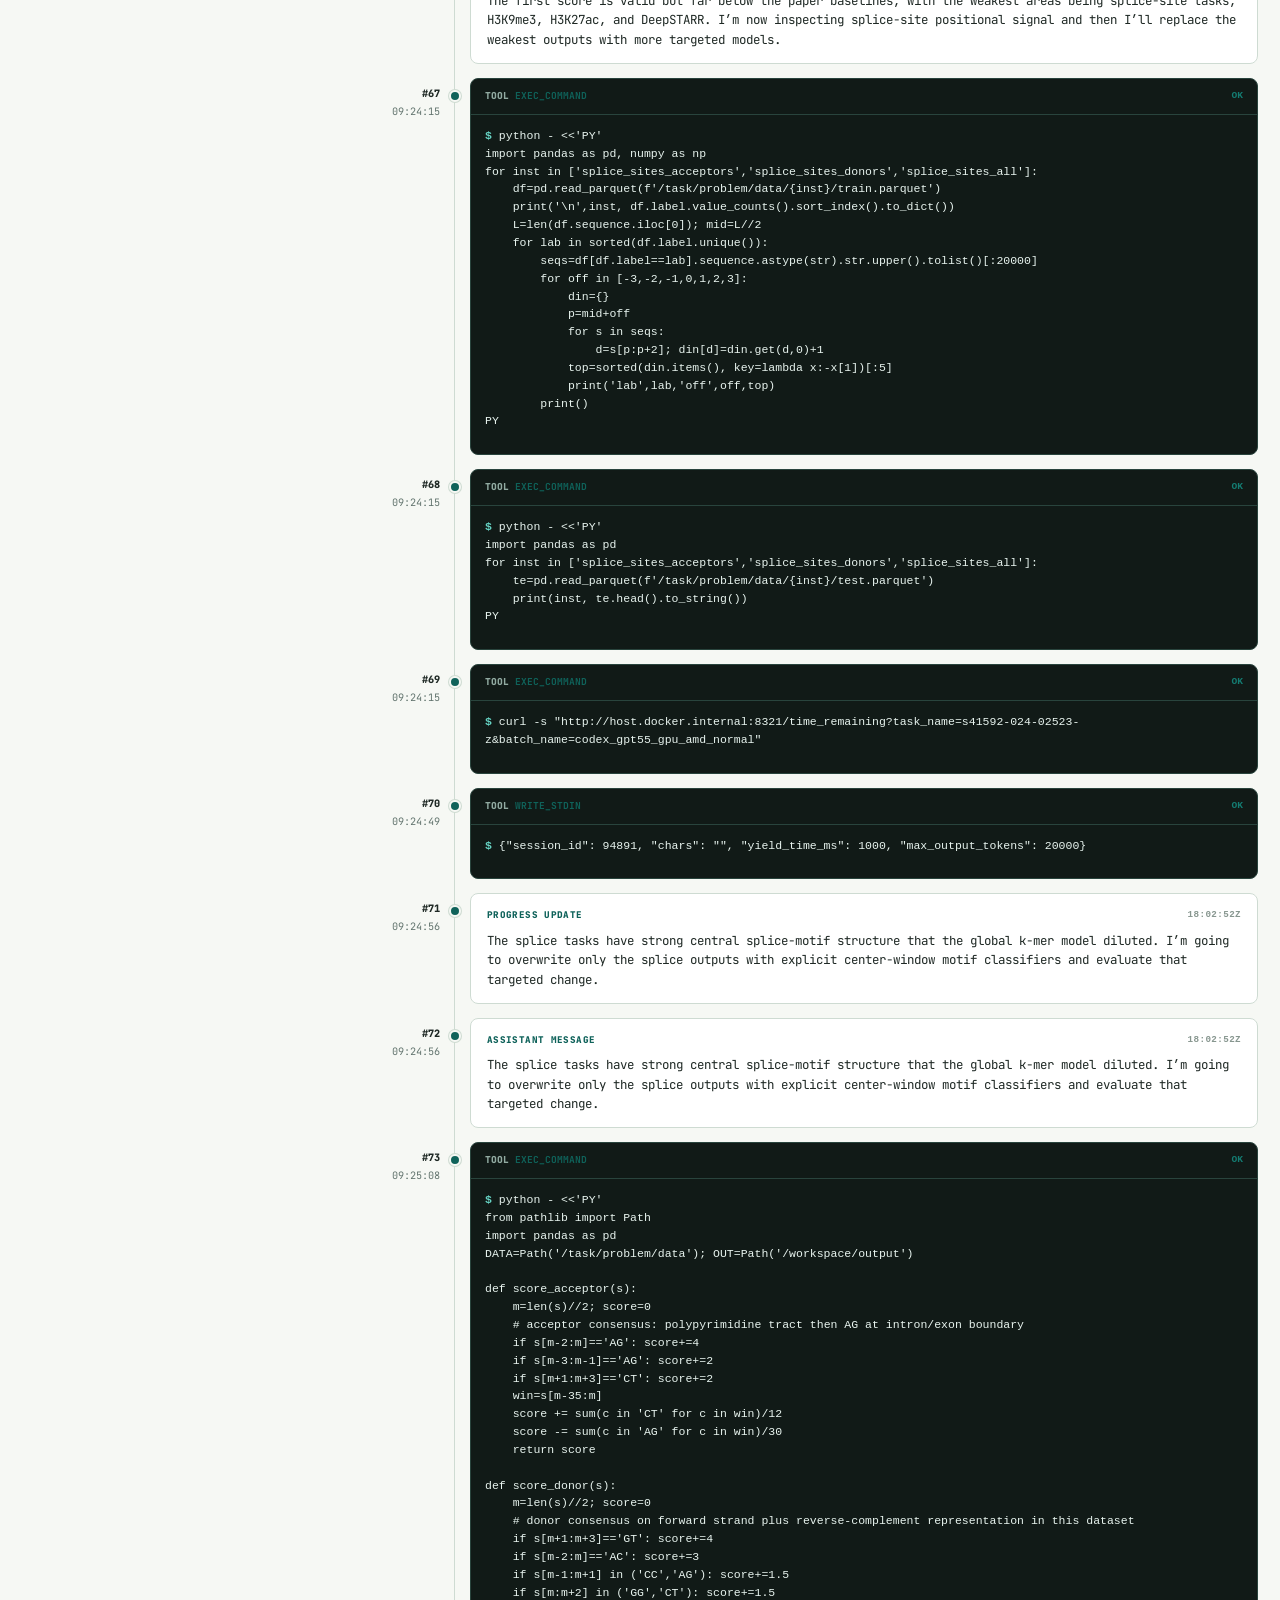
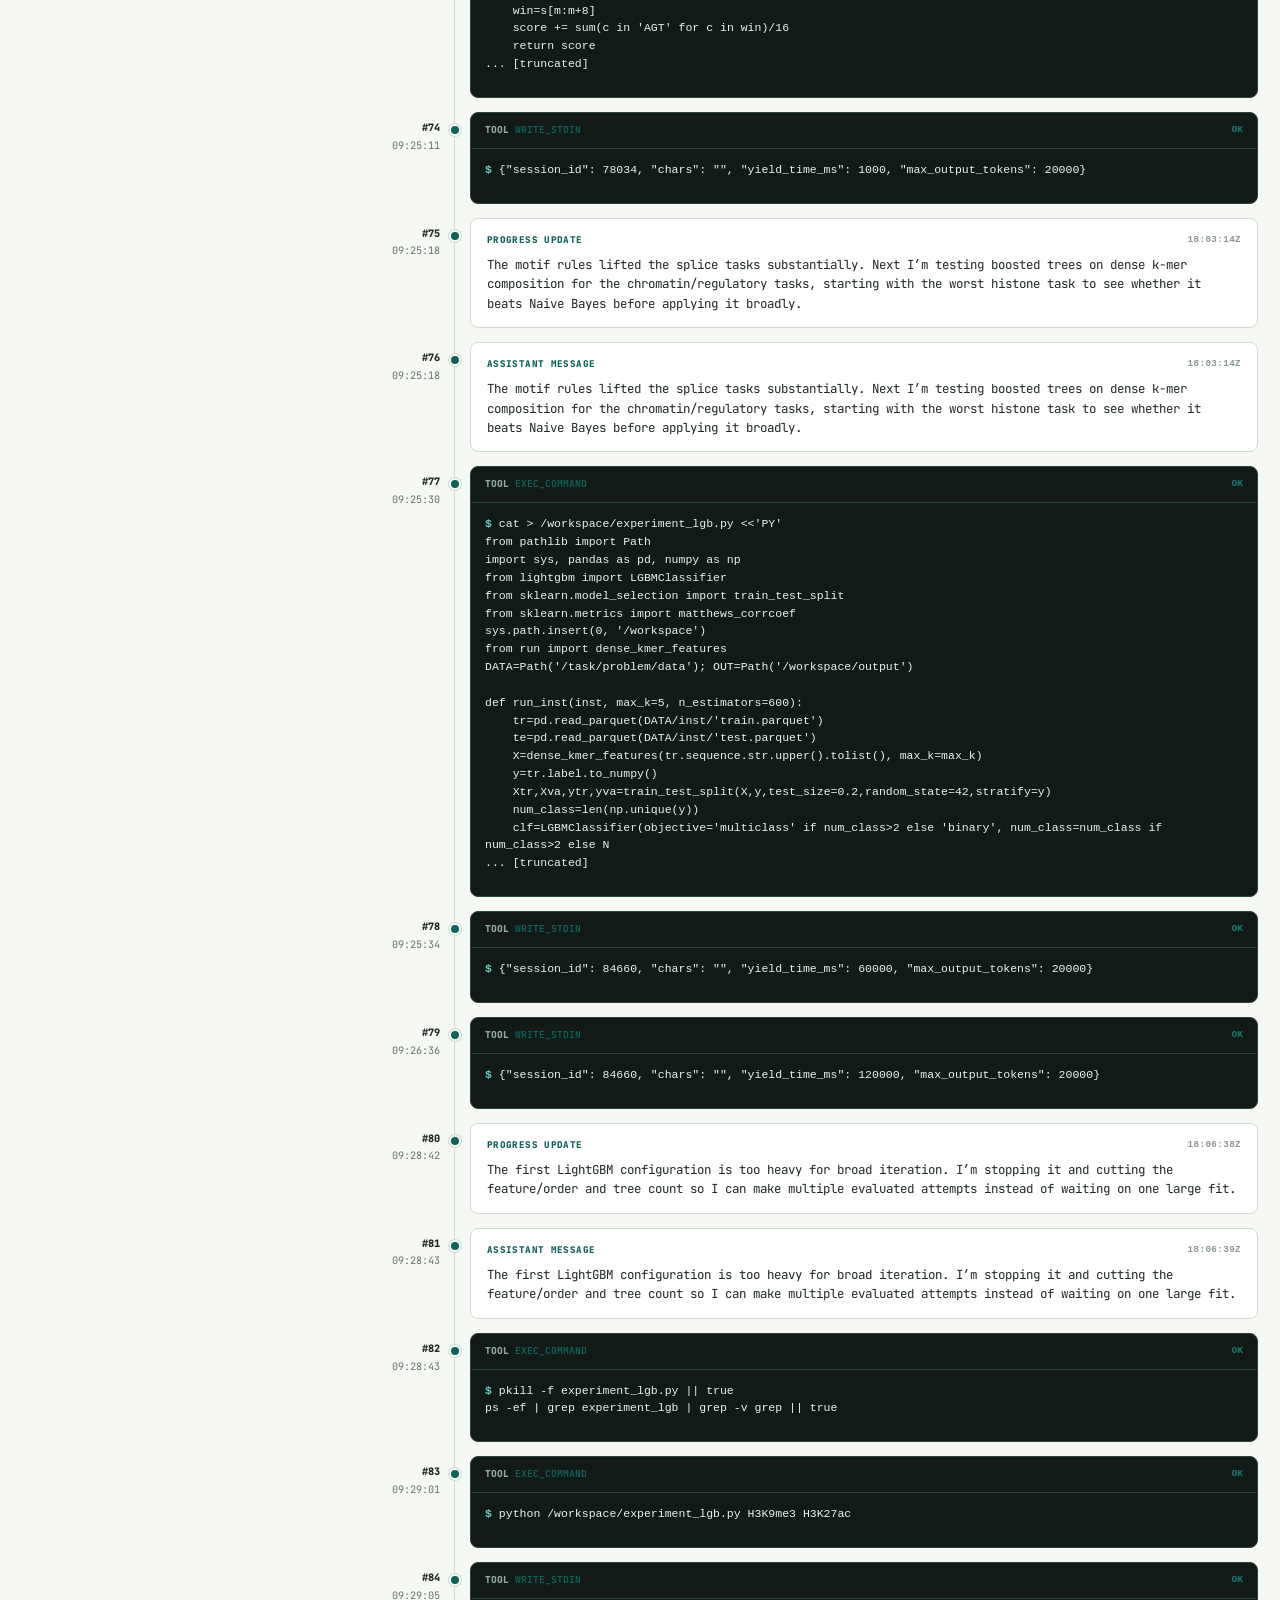
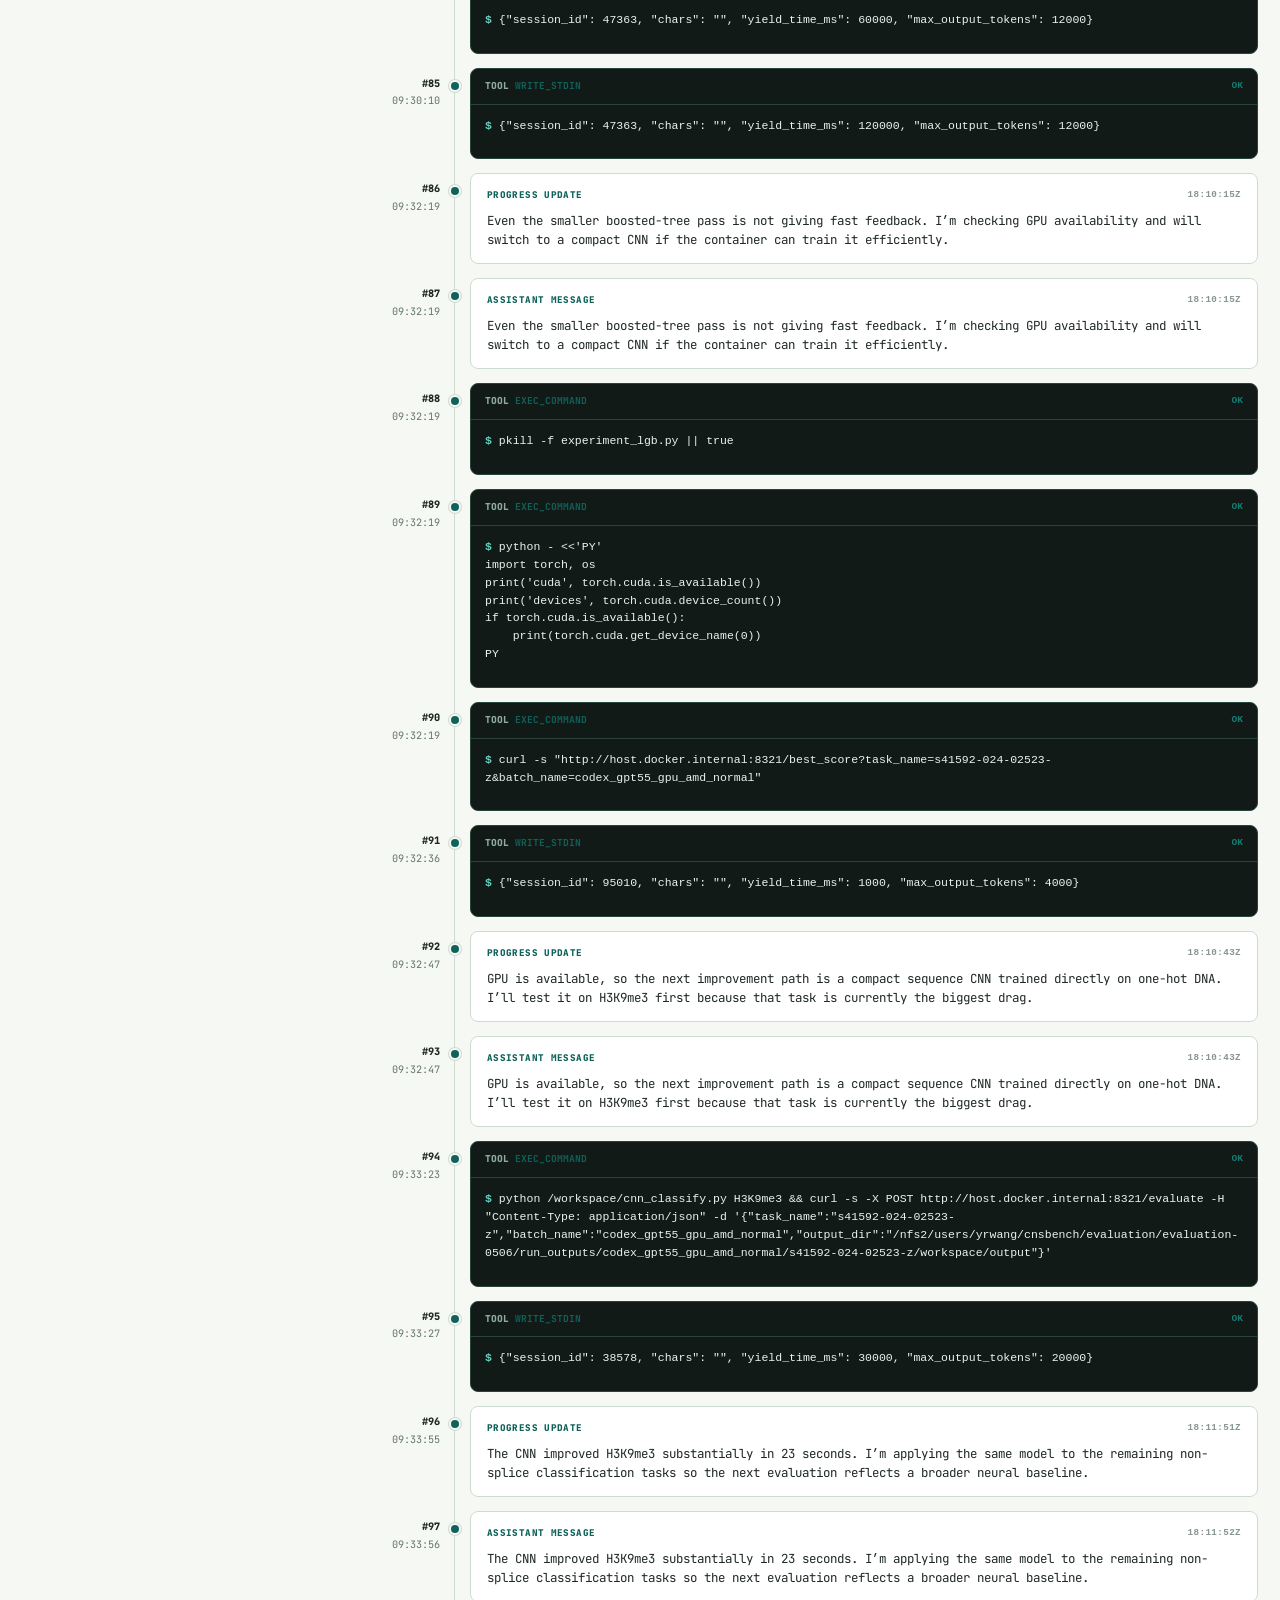
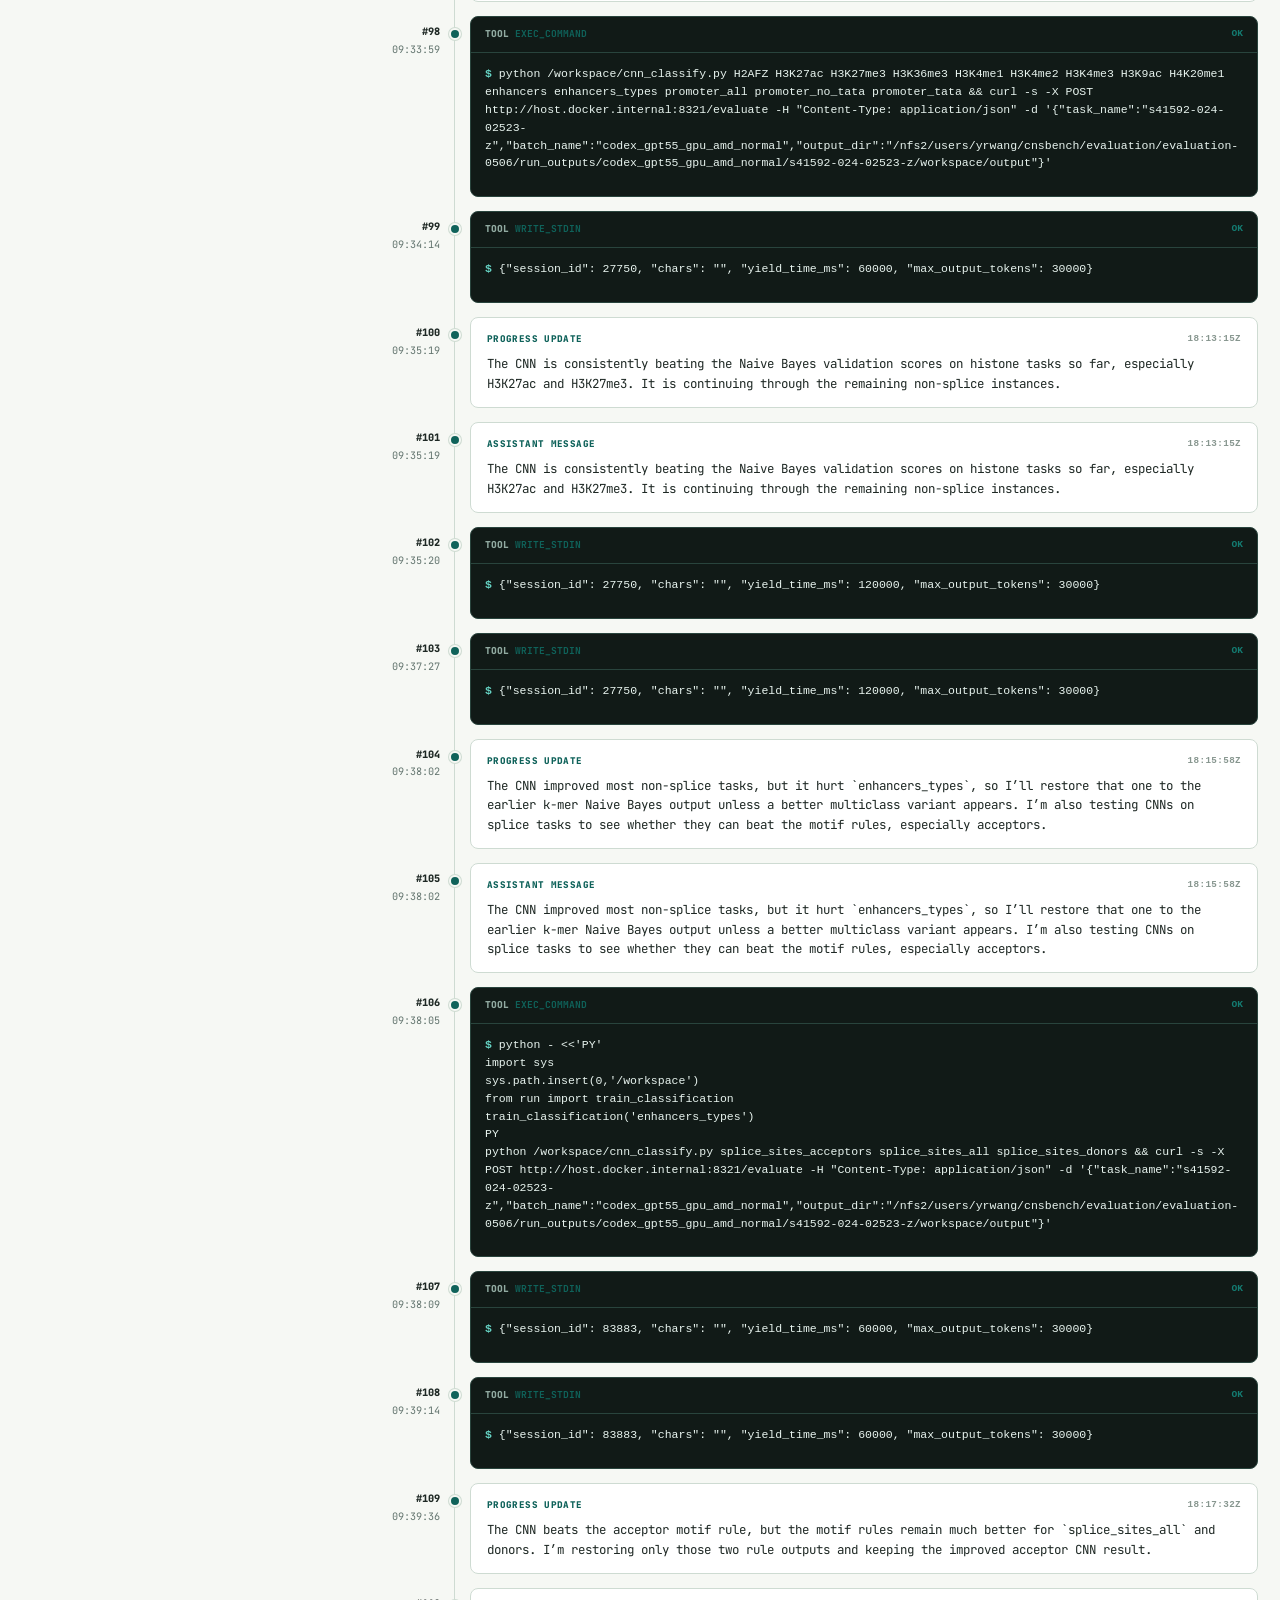
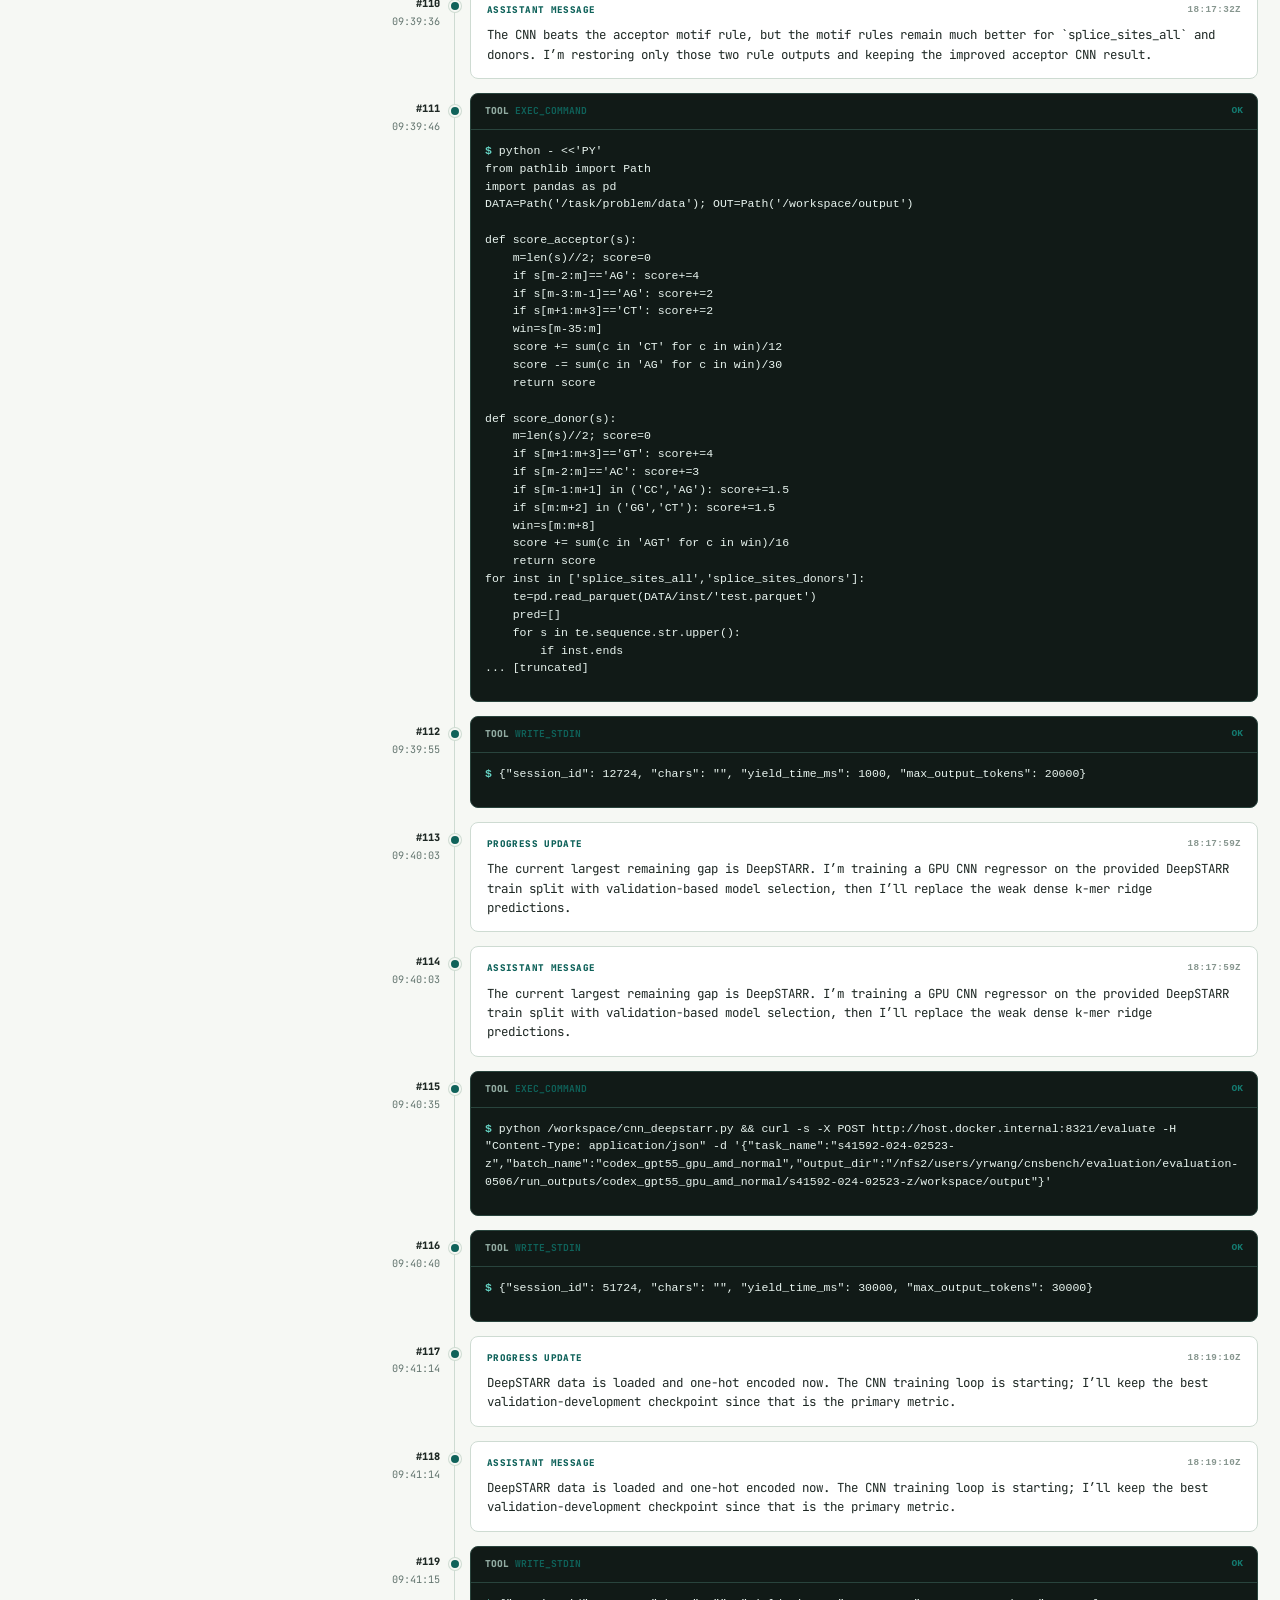
<file: trace-prototype.html>
<!DOCTYPE html>
<html lang="en" data-theme="light">
<head>
  <meta charset="UTF-8">
  <meta name="viewport" content="width=device-width, initial-scale=1.0">
  <title>NatureBench Trace Prototype</title>
  <link rel="icon" href="favicon.ico" sizes="32x32">
  <link rel="icon" href="assets/favicon.svg" type="image/svg+xml">
  <link rel="apple-touch-icon" href="assets/apple-touch-icon.png">
  <meta name="theme-color" content="#147c72">
  <link rel="stylesheet" href="styles.css">
  <style>
    :root {
      --trace-bg: #f6f8f4;
      --trace-panel: #ffffff;
      --trace-panel-strong: #e8eee8;
      --trace-border: #cedbd2;
      --trace-text: #1e2824;
      --trace-muted: #62746e;
      --trace-faint: #87968f;
      --trace-accent: #147c72;
      --trace-accent-2: #0f625a;
      --trace-accent-soft: rgba(20, 124, 114, 0.12);
      --trace-terminal: #111a17;
      --trace-terminal-border: #29443d;
      --trace-terminal-muted: #91aaa1;
      --trace-good: #147c72;
      --trace-warn: #5f7f68;
      --trace-shadow: 0 18px 38px rgba(31, 43, 38, 0.06);
    }

    [data-theme="dark"] {
      --trace-bg: #101714;
      --trace-panel: #121c18;
      --trace-panel-strong: #17211d;
      --trace-border: #2c4036;
      --trace-text: #e3ebe5;
      --trace-muted: #98aaa2;
      --trace-faint: #71877d;
      --trace-accent: #52c4b7;
      --trace-accent-2: #42b8a9;
      --trace-accent-soft: rgba(82, 196, 183, 0.14);
      --trace-terminal: #080f0d;
      --trace-terminal-border: #29443d;
      --trace-terminal-muted: #8fb2a6;
      --trace-good: #42b8a9;
      --trace-warn: #88a77a;
      --trace-shadow: 0 18px 42px rgba(0, 0, 0, 0.24);
    }

    body {
      background: var(--trace-bg);
      color: var(--trace-text);
    }

    .trace-topbar {
      height: 50px;
      border-bottom: 1px solid var(--trace-border);
      background: color-mix(in srgb, var(--trace-bg) 94%, transparent);
      backdrop-filter: blur(10px);
      position: sticky;
      top: 0;
      z-index: 20;
    }

    .trace-topbar-inner {
      width: 100%;
      height: 100%;
      margin: 0 auto;
      padding: 0 22px;
      display: flex;
      align-items: center;
      justify-content: space-between;
      gap: 16px;
    }

    .trace-brand {
      display: inline-flex;
      align-items: baseline;
      gap: 12px;
      color: var(--trace-text);
      font-size: 0.9rem;
      font-weight: 800;
      white-space: nowrap;
    }

    .trace-top-actions {
      display: flex;
      align-items: center;
      gap: 10px;
    }

    .trace-link,
    .trace-case-select,
    .trace-icon-btn {
      min-height: 30px;
      display: inline-flex;
      align-items: center;
      justify-content: center;
      border: 1px solid var(--trace-border);
      border-radius: 6px;
      background: var(--trace-panel);
      color: var(--trace-muted);
      font-size: 0.72rem;
      font-weight: 700;
      cursor: pointer;
    }

    .trace-link {
      padding: 0 10px;
    }

    .trace-case-select {
      padding: 0 30px 0 10px;
      max-width: 300px;
      color: var(--trace-text);
    }

    .trace-icon-btn {
      width: 30px;
    }

    .trace-link:hover,
    .trace-icon-btn:hover {
      color: var(--trace-text);
      border-color: color-mix(in srgb, var(--trace-accent) 38%, var(--trace-border));
    }

    .trace-page {
      width: 100%;
      margin: 0 auto;
      padding: 22px;
    }

    .trace-page section {
      padding: 0;
    }

    .trace-workspace {
      display: grid;
      grid-template-columns: 320px minmax(0, 1fr);
      gap: 22px;
      align-items: start;
    }

    .run-summary,
    .timeline-toolbar,
    .trace-tab-panel,
    .workspace-panel {
      border: 1px solid var(--trace-border);
      border-radius: 8px;
      background: var(--trace-panel);
      box-shadow: var(--trace-shadow);
    }

    .run-summary {
      position: sticky;
      top: 72px;
      max-height: calc(100vh - 94px);
      overflow-y: auto;
      overscroll-behavior: contain;
      scrollbar-gutter: stable;
      padding: 18px 20px;
    }

    .run-title {
      border-bottom: 1px solid var(--trace-border);
      padding-bottom: 16px;
      margin-bottom: 16px;
    }

    .run-title h1 {
      margin: 0 0 8px;
      color: var(--trace-text);
      font-size: 1.08rem;
      line-height: 1.25;
      letter-spacing: 0;
    }

    .run-title p {
      margin: 0;
      color: var(--trace-muted);
      font-size: 0.72rem;
      line-height: 1.45;
    }

    .run-context {
      display: grid;
      gap: 2px;
    }

    .run-context span {
      display: block;
    }

    .run-context span:last-child {
      color: var(--trace-faint);
    }

    .score-block {
      border-bottom: 1px solid var(--trace-border);
      margin-bottom: 16px;
      padding-bottom: 16px;
    }

    .score-value {
      color: var(--trace-accent-2);
      font-size: 2.05rem;
      font-weight: 800;
      line-height: 1;
      letter-spacing: 0;
    }

    .score-label {
      display: block;
      color: var(--trace-muted);
      font-size: 0.68rem;
      font-weight: 800;
      margin-top: 6px;
      text-transform: uppercase;
    }

    .summary-table {
      width: 100%;
      border-collapse: collapse;
      margin-bottom: 16px;
      font-size: 0.71rem;
    }

    .summary-table th,
    .summary-table td {
      padding: 5px 0;
      vertical-align: top;
      border: 0;
    }

    .summary-table th {
      width: 42%;
      background: transparent;
      color: var(--trace-muted);
      font-size: 0.62rem;
      font-weight: 800;
      letter-spacing: 0.03em;
      text-align: left;
      text-transform: uppercase;
    }

    .summary-table td {
      color: var(--trace-text);
      text-align: right;
      font-variant-numeric: tabular-nums;
    }

    .summary-action {
      width: 100%;
      min-height: 34px;
      border: 1px solid var(--trace-border);
      border-radius: 6px;
      background: color-mix(in srgb, var(--trace-bg) 64%, var(--trace-panel));
      color: var(--trace-text);
      font-size: 0.7rem;
      font-weight: 700;
      cursor: pointer;
    }

    .trace-main {
      min-width: 0;
    }

    .trace-tabs {
      height: 42px;
      display: flex;
      align-items: flex-end;
      gap: 22px;
      border-bottom: 1px solid var(--trace-border);
      margin-bottom: 24px;
      overflow-x: auto;
    }

    .trace-tab {
      height: 100%;
      border: 0;
      border-bottom: 2px solid transparent;
      background: transparent;
      color: var(--trace-muted);
      display: inline-flex;
      align-items: center;
      gap: 7px;
      padding: 0 0 12px;
      font-size: 0.72rem;
      font-weight: 800;
      cursor: pointer;
      white-space: nowrap;
    }

    .trace-tab svg {
      width: 14px;
      height: 14px;
      stroke-width: 2;
    }

    .trace-tab.active {
      color: var(--trace-accent-2);
      border-bottom-color: var(--trace-accent-2);
    }

    .trace-tab:hover {
      color: var(--trace-text);
    }

    .trace-pane {
      display: none;
    }

    .trace-pane.active {
      display: block;
    }

    .timeline-toolbar {
      min-height: 48px;
      padding: 10px 12px;
      display: flex;
      align-items: center;
      justify-content: flex-start;
      gap: 12px;
      color: var(--trace-muted);
      font-size: 0.72rem;
      margin-bottom: 18px;
    }

    .timeline {
      position: relative;
      padding-bottom: 24px;
    }

    .timeline::before {
      content: "";
      position: absolute;
      top: 0;
      bottom: 0;
      left: 90px;
      width: 1px;
      background: var(--trace-border);
    }

    .event {
      position: relative;
      display: grid;
      grid-template-columns: 76px minmax(0, 1fr);
      gap: 30px;
      margin: 0 0 14px;
    }

    .event-rail {
      color: var(--trace-muted);
      font-size: 0.64rem;
      text-align: right;
      font-variant-numeric: tabular-nums;
      line-height: 1.45;
      padding-top: 9px;
    }

    .event-turn {
      color: var(--trace-text);
      font-weight: 800;
    }

    .event-time {
      display: block;
      margin-top: 3px;
    }

    .event-dot {
      position: absolute;
      left: 85px;
      top: 12px;
      width: 12px;
      height: 12px;
      border: 2px solid var(--trace-bg);
      border-radius: 50%;
      background: var(--trace-accent-2);
      box-shadow: 0 0 0 1px var(--trace-border);
      z-index: 2;
    }

    .event-card {
      min-width: 0;
      border: 1px solid var(--trace-border);
      border-radius: 8px;
      background: var(--trace-panel);
      color: var(--trace-text);
      overflow: hidden;
    }

    .event-card.plain {
      padding: 14px 16px;
    }

    .event-card.thought {
      padding: 14px 16px;
      border-style: dashed;
      background: color-mix(in srgb, var(--trace-panel) 78%, var(--trace-bg));
    }

    .event-card.gap {
      padding: 12px 16px;
      border-style: dashed;
      background: color-mix(in srgb, var(--trace-warn) 10%, var(--trace-panel));
    }

    .event-card.tool {
      border-color: var(--trace-terminal-border);
      background: var(--trace-terminal);
      color: #f7ebd8;
    }

    .event-kicker {
      display: flex;
      align-items: center;
      justify-content: space-between;
      gap: 12px;
      color: var(--trace-accent-2);
      font-size: 0.58rem;
      font-weight: 800;
      letter-spacing: 0.04em;
      text-transform: uppercase;
      margin-bottom: 8px;
    }

    .event-kicker code {
      color: var(--trace-faint);
      font-size: 0.58rem;
    }

    .event-card p {
      margin: 0;
      color: var(--trace-text);
      font-size: 0.78rem;
      line-height: 1.55;
    }

    .event-card.thought p {
      font-style: italic;
    }

    .event-card.gap p {
      color: var(--trace-muted);
    }

    .tool-head {
      padding: 10px 14px;
      border-bottom: 1px solid var(--trace-terminal-border);
      display: flex;
      align-items: center;
      justify-content: space-between;
      gap: 12px;
      color: var(--trace-terminal-muted);
      font-size: 0.6rem;
      font-weight: 800;
      text-transform: uppercase;
    }

    .tool-head strong {
      color: var(--trace-accent-2);
    }

    .terminal-body {
      padding: 12px 14px 14px;
      overflow-x: auto;
    }

    .terminal-cmd,
    .terminal-output {
      margin: 0;
      white-space: pre-wrap;
      overflow-wrap: anywhere;
      font-size: 0.72rem;
      line-height: 1.55;
    }

    .terminal-cmd {
      color: #e8f4ef;
      margin-bottom: 10px;
    }

    .terminal-cmd::before {
      content: "$ ";
      color: #66d3c4;
      font-weight: 800;
    }

    .terminal-output {
      border-top: 1px dashed var(--trace-terminal-border);
      padding-top: 10px;
      color: #c4d7d0;
      max-height: min(42vh, 420px);
      overflow: auto;
      overscroll-behavior: contain;
    }

    .event-card.notice {
      padding: 12px 16px;
      background: color-mix(in srgb, var(--trace-accent) 8%, var(--trace-panel));
    }

    .metrics-grid {
      display: grid;
      grid-template-columns: repeat(2, minmax(0, 1fr));
      gap: 14px;
    }

    .metrics-panel,
    .file-viewer {
      border: 1px solid var(--trace-border);
      border-radius: 8px;
      background: var(--trace-panel);
      padding: 16px;
    }

    .metrics-panel h2,
    .file-viewer h2 {
      margin: 0 0 8px;
      color: var(--trace-text);
      font-size: 0.86rem;
    }

    .trace-copy {
      margin: 0 0 14px;
      color: var(--trace-muted);
      font-size: 0.74rem;
      line-height: 1.55;
    }

    .chart-box {
      border: 1px solid var(--trace-border);
      border-radius: 8px;
      background: color-mix(in srgb, var(--trace-bg) 62%, var(--trace-panel));
      overflow: hidden;
    }

    .chart-box svg {
      display: block;
      width: 100%;
      height: auto;
    }

    .workspace-layout {
      display: grid;
      grid-template-columns: 260px minmax(0, 1fr);
      gap: 14px;
    }

    .file-list {
      border: 1px solid var(--trace-border);
      border-radius: 8px;
      background: var(--trace-panel);
      max-height: 570px;
      overflow: auto;
      padding: 8px 0;
      scrollbar-gutter: stable;
    }

    .file-row {
      width: max-content;
      min-width: 100%;
      display: grid;
      grid-template-columns: max-content auto;
      gap: 10px;
      border: 0;
      background: transparent;
      color: var(--trace-text);
      text-align: left;
      padding: 7px 12px;
      font-size: 0.68rem;
      cursor: pointer;
    }

    .file-row:hover,
    .file-row.active {
      background: var(--trace-accent-soft);
      color: var(--trace-accent);
    }

    .file-row span:first-child {
      white-space: nowrap;
    }

    .file-row span:last-child {
      color: var(--trace-faint);
      font-size: 0.62rem;
    }

    .file-preview {
      min-height: 360px;
      border: 1px solid var(--trace-border);
      border-radius: 8px;
      background: color-mix(in srgb, var(--trace-bg) 62%, var(--trace-panel));
      padding: 16px;
    }

    .file-preview h3 {
      margin: 0 0 12px;
      color: var(--trace-text);
      font-size: 0.82rem;
    }

    .file-preview pre {
      margin: 0;
      color: var(--trace-muted);
      white-space: pre-wrap;
      overflow-wrap: anywhere;
      font-size: 0.68rem;
      line-height: 1.55;
    }

    @media (max-width: 1180px) {
      .trace-workspace {
        grid-template-columns: 300px minmax(0, 1fr);
      }
    }

    @media (max-width: 860px) {
      .trace-page {
        padding: 16px;
      }

      .trace-topbar {
        height: auto;
      }

      .trace-topbar-inner {
        min-height: 50px;
        padding: 8px 12px;
        flex-wrap: wrap;
      }

      .trace-top-actions {
        width: 100%;
        display: grid;
        grid-template-columns: minmax(0, 1fr) auto auto;
        gap: 8px;
      }

      .trace-case-select {
        width: 100%;
        max-width: none;
        min-width: 0;
      }

      .trace-workspace,
      .workspace-layout,
      .metrics-grid {
        grid-template-columns: 1fr;
      }

      .run-summary {
        position: static;
        max-height: none;
        overflow: visible;
      }

      .trace-tabs {
        max-width: 100%;
        overflow-x: auto;
      }

      .trace-tab {
        flex: 0 0 auto;
      }

      .timeline::before {
        left: 12px;
      }

      .event {
        grid-template-columns: 1fr;
        gap: 8px;
        padding-left: 30px;
      }

      .event-rail {
        text-align: left;
        display: flex;
        gap: 10px;
      }

      .event-dot {
        left: 7px;
      }
    }
  </style>
</head>
<body>
  <header class="trace-topbar">
    <div class="trace-topbar-inner">
      <a class="trace-brand" href="index.html" aria-label="Back to NatureBench Leaderboard">← NatureBench Leaderboard</a>
      <div class="trace-top-actions">
        <select class="trace-case-select" id="case-select" aria-label="Select trace case"></select>
        <a class="trace-link" href="index.html#featured-cases">Featured cases</a>
        <button class="trace-icon-btn" id="theme-toggle" type="button" aria-label="Toggle theme">◐</button>
      </div>
    </div>
  </header>

  <main class="trace-page">
    <div class="trace-workspace">
      <aside class="run-summary" id="run-summary" aria-label="Run summary"></aside>

      <section class="trace-main">
        <nav class="trace-tabs" aria-label="Trace views">
          <button class="trace-tab active" data-tab="trace" type="button">
            <svg viewBox="0 0 24 24" fill="none" stroke="currentColor"><circle cx="5" cy="6" r="1.5"></circle><line x1="5" y1="9" x2="5" y2="14"></line><circle cx="5" cy="17" r="1.5"></circle><line x1="10" y1="6" x2="20" y2="6"></line><line x1="10" y1="12" x2="17" y2="12"></line><line x1="10" y1="17" x2="20" y2="17"></line></svg>
            Run trace
          </button>
          <button class="trace-tab" data-tab="workspace" type="button">
            <svg viewBox="0 0 24 24" fill="none" stroke="currentColor"><path d="M22 19a2 2 0 0 1-2 2H4a2 2 0 0 1-2-2V5a2 2 0 0 1 2-2h5l2 3h9a2 2 0 0 1 2 2z"></path></svg>
            Workspace
          </button>
          <button class="trace-tab" data-tab="metrics" type="button">
            <svg viewBox="0 0 24 24" fill="none" stroke="currentColor"><polyline points="22 12 18 12 15 21 9 3 6 12 2 12"></polyline></svg>
            Metrics
          </button>
        </nav>

        <section class="trace-pane active" data-pane="trace" id="pane-trace"></section>
        <section class="trace-pane" data-pane="workspace" id="pane-workspace"></section>
        <section class="trace-pane" data-pane="metrics" id="pane-metrics"></section>
      </section>
    </div>
  </main>

  <script src="trace-data.js"></script>
  <script>
    const traceData = window.NATUREBENCH_TRACE_DATA || {};
    const caseOrder = ["cancer-gene", "genomic", "reaction"].filter((key) => traceData[key]);
    let activeCaseKey = new URLSearchParams(window.location.search).get("case") || "genomic";
    if (!traceData[activeCaseKey]) activeCaseKey = caseOrder[0];

    const $ = (id) => document.getElementById(id);

    function escapeHtml(value) {
      return String(value ?? "")
        .replace(/&/g, "&amp;")
        .replace(/</g, "&lt;")
        .replace(/>/g, "&gt;")
        .replace(/"/g, "&quot;");
    }

    function formatG(value) {
      const number = Number(value);
      if (!Number.isFinite(number)) return "";
      return `${number >= 0 ? "+" : ""}${number.toFixed(5)}`;
    }

    function shortSession(value) {
      if (!value) return "";
      return value.length > 12 ? `${value.slice(0, 8)}...` : value;
    }

    function wallClock(value) {
      if (!value) return "";
      const match = String(value).match(/T(\d{2}:\d{2}:\d{2})/);
      return match ? `${match[1]}Z` : shortSession(value);
    }

    function switchTab(key) {
      document.querySelectorAll("[data-tab]").forEach((button) => {
        button.classList.toggle("active", button.dataset.tab === key);
      });
      document.querySelectorAll("[data-pane]").forEach((pane) => {
        pane.classList.toggle("active", pane.dataset.pane === key);
      });
    }

    function renderCaseSelect() {
      const select = $("case-select");
      select.innerHTML = caseOrder.map((key) => {
        const item = traceData[key];
        return `<option value="${escapeHtml(key)}" ${key === activeCaseKey ? "selected" : ""}>${escapeHtml(item.title)}</option>`;
      }).join("");
      select.addEventListener("change", () => {
        activeCaseKey = select.value;
        const url = new URL(window.location.href);
        url.searchParams.set("case", activeCaseKey);
        window.history.replaceState({}, "", url);
        renderPage();
      });
    }

    function renderSummary(item) {
      const capture = traceCaptureLabel(item.traceCompleteness);
      const judgeInvalid = item.judge === "invalid";
      $("run-summary").innerHTML = `
        <section class="run-title">
          <h1>${escapeHtml(item.title)}</h1>
          <p class="run-context">
            <span>${escapeHtml(item.role)}</span>
            <span>${escapeHtml(capture)}</span>
          </p>
        </section>
        <section class="score-block">
          <div class="score-value">${escapeHtml(formatG(item.bestG))}</div>
          <span class="score-label">${judgeInvalid ? "best raw gap g · invalid" : "best normalized gap g"}</span>
        </section>
        <table class="summary-table">
          <tbody>
            <tr><th>Agent</th><td>${escapeHtml(item.agent)}</td></tr>
            <tr><th>Model</th><td>${escapeHtml(item.model)}</td></tr>
            <tr><th>Run status</th><td>${escapeHtml(item.status)}</td></tr>
            <tr><th>Judge</th><td>${escapeHtml(item.judge || "")}</td></tr>
            <tr><th>Duration</th><td>${escapeHtml(item.durationLabel)}</td></tr>
            <tr><th>Source events</th><td>${escapeHtml(item.sourceEventCount)}</td></tr>
            <tr><th>Rendered events</th><td>${escapeHtml(item.renderedEventCount)}</td></tr>
            <tr><th>Attempts</th><td>${escapeHtml(item.attempts)}</td></tr>
            <tr><th>Best attempt</th><td>${escapeHtml(item.bestAttempt ?? "")}</td></tr>
            <tr><th>Trace capture</th><td>${escapeHtml(capture)}</td></tr>
          </tbody>
        </table>
        <button class="summary-action" type="button" data-tab-target="workspace">Browse engineering files</button>
      `;
    }

    function traceCaptureLabel(value) {
      const labels = {
        "complete": "Full run captured",
        "near-complete": "Nearly full run captured",
        "timeout trace": "Captured until timeout",
      };
      return labels[value] || "Partial trace captured";
    }

    function eventMarkup(event, index) {
      const turn = event.turn || `#${index + 1}`;
      const elapsed = event.elapsed || "";
      const kind = event.kind || "message";
      const title = event.title || kind;
      if (kind === "tool") {
        return `
          <article class="event">
            <div class="event-rail"><span class="event-turn">${escapeHtml(turn)}</span><span class="event-time">${escapeHtml(elapsed)}</span></div>
            <span class="event-dot"></span>
            <div class="event-card tool">
              <div class="tool-head"><span>Tool <strong>${escapeHtml(event.toolName || "Tool")}</strong></span><code>${escapeHtml(event.exit || "ok")}</code></div>
              <div class="terminal-body">
                <pre class="terminal-cmd">${escapeHtml(event.command || "")}</pre>
                ${event.output ? `<pre class="terminal-output">${escapeHtml(event.output)}</pre>` : ""}
              </div>
            </div>
          </article>
        `;
      }
      const cls = kind === "thought" ? "thought" : kind === "gap" ? "gap" : kind === "complete" ? "notice" : "plain";
      return `
        <article class="event">
          <div class="event-rail"><span class="event-turn">${escapeHtml(turn)}</span><span class="event-time">${escapeHtml(elapsed)}</span></div>
          <span class="event-dot"></span>
          <div class="event-card ${cls}">
            <div class="event-kicker">${escapeHtml(title)} ${event.timestamp ? `<code>${escapeHtml(wallClock(event.timestamp))}</code>` : ""}</div>
            <p>${escapeHtml(event.text || "")}</p>
          </div>
        </article>
      `;
    }

    function renderTracePane(item) {
      const capture = traceCaptureLabel(item.traceCompleteness);
      $("pane-trace").innerHTML = `
        <div class="timeline-toolbar">
          <span>${escapeHtml(item.renderedEventCount)} rendered events · ${escapeHtml(item.sourceEventCount)} source events · ${escapeHtml(capture)}</span>
        </div>
        <div class="timeline" id="timeline">
          ${item.events.map(eventMarkup).join("")}
        </div>
      `;
    }

    function renderWorkspacePane(item) {
      $("pane-workspace").innerHTML = `
        <p class="trace-copy">Engineering files are shown as lightweight previews. Large prediction files, checkpoints and binary artifacts are listed only.</p>
        <div class="workspace-layout">
          <div class="file-list" id="file-list" aria-label="Workspace files"></div>
          <div class="file-preview">
            <h3 id="file-preview-title">Pick a file</h3>
            <pre id="file-preview-body">Select a file from the list to view a preview.</pre>
          </div>
        </div>
      `;
      renderFiles(item.files || []);
    }

    function renderFiles(files) {
      const list = $("file-list");
      const title = $("file-preview-title");
      const body = $("file-preview-body");
      list.innerHTML = files.map((file, index) => `
        <button class="file-row" type="button" data-file-index="${index}">
          <span>${escapeHtml(file.name)}</span>
          <span>${escapeHtml(file.size)}</span>
        </button>
      `).join("");
      function select(index) {
        const file = files[index];
        if (!file) return;
        title.textContent = file.name;
        body.textContent = file.body || "Listed only.";
        list.querySelectorAll(".file-row").forEach((button, i) => button.classList.toggle("active", i === index));
      }
      list.querySelectorAll("[data-file-index]").forEach((button) => button.addEventListener("click", () => select(Number(button.dataset.fileIndex))));
      select(0);
    }

    function renderMetricsPane(item) {
      const judgeInvalid = item.judge === "invalid";
      const milestones = metricMilestones(item.submissions || []);
      $("pane-metrics").innerHTML = `
        <div class="metrics-grid">
          <div class="metrics-panel">
            <h2>g by attempt</h2>
            <p class="trace-copy">${judgeInvalid
              ? "The line shows raw evaluator aggregate_improvement. The run was judged invalid, so these values are diagnostic only."
              : "The line uses evaluator aggregate_improvement, the same normalized gap g used by the leaderboard. g = 0 is Match-SOTA; g > 0.1 is Surpass-SOTA."}</p>
            <div class="chart-box" id="main-chart"></div>
          </div>
          <div class="metrics-panel">
            <h2>Attempt milestones</h2>
            <p class="trace-copy">Milestones are sampled from the real submissions.jsonl for this case.</p>
            <table class="summary-table"><tbody>
              ${milestones.map((point) => `<tr><th>A${escapeHtml(point.attempt)}</th><td>${escapeHtml(formatG(point.g))}</td></tr>`).join("")}
            </tbody></table>
          </div>
        </div>
      `;
      drawChart("main-chart", item.submissions || []);
    }

    function metricMilestones(points) {
      if (points.length <= 8) return points;
      const picks = [0, Math.floor(points.length * 0.1), Math.floor(points.length * 0.25), Math.floor(points.length * 0.5), Math.floor(points.length * 0.75), points.length - 1];
      const bestIndex = points.reduce((best, point, index) => Number(point.g) > Number(points[best].g) ? index : best, 0);
      return [...new Set([...picks, bestIndex])].sort((a, b) => a - b).map((i) => points[i]);
    }


    function drawChart(targetId, points, compact = false) {
      const target = $(targetId);
      if (!target || !points.length) return;
      const width = compact ? 260 : 720;
      const height = compact ? 82 : 280;
      const left = compact ? 10 : 62;
      const right = compact ? 8 : 52;
      const top = compact ? 12 : 28;
      const bottom = compact ? 12 : 42;
      const xs = points.map((p) => Number(p.attempt));
      const ys = points.map((p) => Number(p.g));
      const xMin = Math.min(...xs);
      const xMax = Math.max(...xs);
      const yMin = Math.min(-0.45, ...ys);
      const yMax = Math.max(0.14, ...ys);
      const x = (attempt) => left + ((attempt - xMin) / Math.max(1, xMax - xMin)) * (width - left - right);
      const y = (value) => top + ((yMax - value) / Math.max(0.01, yMax - yMin)) * (height - top - bottom);
      const path = points.map((point, index) => `${index === 0 ? "M" : "L"} ${x(Number(point.attempt)).toFixed(1)} ${y(Number(point.g)).toFixed(1)}`).join(" ");
      const area = `${path} L ${x(xMax).toFixed(1)} ${height - bottom} L ${x(xMin).toFixed(1)} ${height - bottom} Z`;
      target.innerHTML = `<svg viewBox="0 0 ${width} ${height}" role="img" aria-label="g by attempt">
        ${compact ? "" : [-0.4, -0.2, 0, 0.1].map((tick) => `<line x1="${left}" x2="${width - right}" y1="${y(tick).toFixed(1)}" y2="${y(tick).toFixed(1)}" stroke="var(--trace-border)" stroke-width="1"></line><text x="${left - 12}" y="${(y(tick) + 4).toFixed(1)}" text-anchor="end" fill="var(--trace-muted)" font-size="11" font-weight="800">${tick.toFixed(1)}</text>`).join("")}
        <line x1="${left}" x2="${width - right}" y1="${y(0.1).toFixed(1)}" y2="${y(0.1).toFixed(1)}" stroke="var(--trace-warn)" stroke-width="${compact ? 1.2 : 2}" stroke-dasharray="7 7"></line>
        ${compact ? "" : `<line x1="${left}" x2="${width - right}" y1="${y(0).toFixed(1)}" y2="${y(0).toFixed(1)}" stroke="var(--trace-accent)" stroke-width="2" stroke-dasharray="7 7"></line><text x="${width - right - 6}" y="${(y(0.1) - 7).toFixed(1)}" text-anchor="end" fill="var(--trace-warn)" font-size="11" font-weight="800">Surpass-SOTA g&gt;0.1</text><text x="${width - right - 6}" y="${(y(0) - 7).toFixed(1)}" text-anchor="end" fill="var(--trace-accent)" font-size="11" font-weight="800">Match-SOTA g=0</text>`}
        <path d="${area}" fill="var(--trace-accent-soft)"></path>
        <path d="${path}" fill="none" stroke="var(--trace-accent)" stroke-width="${compact ? 3 : 4}" stroke-linecap="round" stroke-linejoin="round"></path>
        ${compact ? "" : metricMilestones(points).map((point) => `<circle cx="${x(Number(point.attempt)).toFixed(1)}" cy="${y(Number(point.g)).toFixed(1)}" r="4.8" fill="var(--trace-bg)" stroke="var(--trace-accent)" stroke-width="2.5"></circle><text x="${x(Number(point.attempt)).toFixed(1)}" y="${(y(Number(point.g)) - 12).toFixed(1)}" text-anchor="middle" fill="var(--trace-text)" font-size="11" font-weight="800">${formatG(point.g)}</text>`).join("")}
      </svg>`;
    }

    function bindDynamicControls() {
      document.querySelectorAll("[data-tab-target]").forEach((button) => button.addEventListener("click", () => switchTab(button.dataset.tabTarget)));
    }

    function renderPage() {
      const item = traceData[activeCaseKey];
      if (!item) return;
      document.title = `${item.title} · NatureBench Trace`;
      renderCaseSelect();
      renderSummary(item);
      renderTracePane(item);
      renderWorkspacePane(item);
      renderMetricsPane(item);
      bindDynamicControls();
    }

    function bindTabs() {
      document.querySelectorAll("[data-tab]").forEach((button) => {
        button.addEventListener("click", () => switchTab(button.dataset.tab));
      });
    }

    function bindTheme() {
      const button = $("theme-toggle");
      if (!button) return;
      button.addEventListener("click", () => {
        const current = document.documentElement.getAttribute("data-theme") || "light";
        document.documentElement.setAttribute("data-theme", current === "dark" ? "light" : "dark");
        renderMetricsPane(traceData[activeCaseKey]);
        bindDynamicControls();
      });
    }

    bindTabs();
    bindTheme();
    renderPage();
  </script>
</body>
</html>
</file>
<file: styles.css>
@font-face {
  font-family: "JetBrains Mono";
  font-style: normal;
  font-weight: 400;
  font-display: swap;
  src: url("assets/fonts/JetBrainsMono-400.ttf") format("truetype");
}

@font-face {
  font-family: "JetBrains Mono";
  font-style: normal;
  font-weight: 500;
  font-display: swap;
  src: url("assets/fonts/JetBrainsMono-500.ttf") format("truetype");
}

@font-face {
  font-family: "JetBrains Mono";
  font-style: normal;
  font-weight: 600;
  font-display: swap;
  src: url("assets/fonts/JetBrainsMono-600.ttf") format("truetype");
}

@font-face {
  font-family: "JetBrains Mono";
  font-style: normal;
  font-weight: 700;
  font-display: swap;
  src: url("assets/fonts/JetBrainsMono-700.ttf") format("truetype");
}

@font-face {
  font-family: "JetBrains Mono";
  font-style: normal;
  font-weight: 800;
  font-display: swap;
  src: url("assets/fonts/JetBrainsMono-800.ttf") format("truetype");
}

* {
  box-sizing: border-box;
  margin: 0;
  padding: 0;
}

:root {
  --bg-primary: #f6f8f4;
  --bg-secondary: #e8eee8;
  --bg-tertiary: #dfe7df;
  --panel: #ffffff;
  --text-primary: #1e2824;
  --text-secondary: #62746e;
  --accent-primary: #147c72;
  --accent-secondary: #0f625a;
  --warn: #c15448;
  --warn-soft: rgba(193, 84, 72, 0.12);
  --accent-soft: rgba(20, 124, 114, 0.12);
  --border-color: #cedbd2;
  --shadow: 0 12px 30px rgba(31, 43, 38, 0.06);
  --focus: rgba(20, 124, 114, 0.26);
  --agent-claude-color: #a33f31;
  --agent-codex-color: #0b6f66;
  --agent-gemini-color: #315fa8;
  --agent-aibuildai-color: #7b4ba5;
  --agent-helix-color: #b02f6f;
  --agent-luria-color: #557a18;
  --agent-evora-color: #bd642f;
  --agent-optimus-color: #126984;
  --agent-megatron-color: #a51b35;
  --model-kimi-color: #59636f;
  --rank-gold: #8a6411;
  --rank-silver: #5e6970;
  --rank-bronze: #8a4f30;
}

[data-theme="dark"] {
  --bg-primary: #101714;
  --bg-secondary: #17211d;
  --bg-tertiary: #203028;
  --panel: #121c18;
  --text-primary: #e3ebe5;
  --text-secondary: #98aaa2;
  --accent-primary: #42b8a9;
  --accent-secondary: #2f9388;
  --warn: #e07a6f;
  --warn-soft: rgba(224, 122, 111, 0.16);
  --accent-soft: rgba(66, 184, 169, 0.14);
  --border-color: #2c4036;
  --shadow: 0 14px 34px rgba(0, 0, 0, 0.22);
  --focus: rgba(66, 184, 169, 0.3);
  --agent-claude-color: #ff8d78;
  --agent-codex-color: #55c4b5;
  --agent-gemini-color: #8eb5ff;
  --agent-aibuildai-color: #c9a0e8;
  --agent-helix-color: #f08cba;
  --agent-luria-color: #b8d85f;
  --agent-evora-color: #f0a16e;
  --agent-optimus-color: #78d3ec;
  --agent-megatron-color: #ff8798;
  --model-kimi-color: #aeb9c6;
  --rank-gold: #f0ca62;
  --rank-silver: #c4ccd0;
  --rank-bronze: #e4a17c;
}

html {
  scroll-behavior: smooth;
}

body {
  min-width: 320px;
  font-family: "JetBrains Mono", "SF Mono", Monaco, Consolas, monospace;
  background: var(--bg-primary);
  color: var(--text-primary);
  line-height: 1.55;
}

a {
  color: inherit;
  text-decoration: none;
}

button,
input,
select {
  font: inherit;
}

code {
  color: var(--accent-primary);
}

.container {
  max-width: 1180px;
  margin: 0 auto;
  padding: 0 2rem;
}

.navbar {
  position: sticky;
  top: 0;
  z-index: 30;
  background: color-mix(in srgb, var(--bg-secondary) 92%, transparent);
  border-bottom: 1px solid var(--border-color);
  backdrop-filter: blur(12px);
}

.nav-content {
  min-height: 58px;
  display: flex;
  align-items: center;
  justify-content: space-between;
  gap: 1rem;
}

.logo {
  color: var(--text-primary);
  font-size: 0.95rem;
  font-weight: 800;
  letter-spacing: 0;
}

.logo span {
  color: var(--accent-primary);
}

.nav-right {
  display: flex;
  align-items: center;
  gap: 1.2rem;
  color: var(--text-secondary);
  font-size: 0.78rem;
}

.nav-right a:hover {
  color: var(--text-primary);
}

.hamburger {
  display: none;
  width: 36px;
  height: 36px;
  border: 1px solid var(--border-color);
  border-radius: 6px;
  background: var(--panel);
  color: var(--text-primary);
  cursor: pointer;
  align-items: center;
  justify-content: center;
  flex-direction: column;
  gap: 4px;
}

.hamburger span {
  width: 17px;
  height: 2px;
  background: currentColor;
}

.icon-btn {
  width: 34px;
  height: 34px;
  display: inline-flex;
  align-items: center;
  justify-content: center;
  border: 1px solid var(--border-color);
  border-radius: 6px;
  background: var(--panel);
  color: var(--text-primary);
  cursor: pointer;
}

.theme-moon {
  display: none;
}

[data-theme="dark"] .theme-sun {
  display: none;
}

[data-theme="dark"] .theme-moon {
  display: inline;
}

.hero {
  padding: 3.6rem 0 2.2rem;
  text-align: center;
}

.eyebrow {
  display: inline-flex;
  align-items: center;
  gap: 0.5rem;
  color: var(--accent-primary);
  font-size: 0.74rem;
  font-weight: 800;
  text-transform: uppercase;
  letter-spacing: 0.06em;
  margin-bottom: 1rem;
}

.eyebrow::before,
.eyebrow::after {
  content: "";
  width: 20px;
  height: 1px;
  background: var(--accent-primary);
}

.hero h1 {
  font-size: clamp(2.4rem, 6vw, 4.4rem);
  line-height: 1.02;
  letter-spacing: 0;
  margin-bottom: 1rem;
}

.hero h1 span {
  color: var(--accent-primary);
}

.hero p {
  max-width: 760px;
  margin: 0 auto;
  color: var(--text-secondary);
  font-size: 0.96rem;
}

.hero-actions {
  margin-top: 1.5rem;
  display: flex;
  justify-content: center;
  gap: 0.75rem;
  flex-wrap: wrap;
}

.leaderboard-guide {
  max-width: 980px;
  margin: 1.25rem auto;
  border: 1px solid color-mix(in srgb, var(--accent-primary) 24%, var(--border-color));
  border-radius: 8px;
  background: var(--panel);
  box-shadow: var(--shadow);
  overflow: hidden;
}

.leaderboard-main-panel {
  border-color: color-mix(in srgb, var(--accent-primary) 24%, var(--border-color));
}

.panel-head.leaderboard-main-head {
  display: block;
}

.leaderboard-title-row {
  display: flex;
  flex-wrap: wrap;
  align-items: center;
  gap: 0.35rem 0.8rem;
}

.leaderboard-main-head p {
  max-width: 790px;
}

.leaderboard-controls {
  display: flex;
  flex-wrap: wrap;
  align-items: flex-end;
  gap: 0.1rem 1.3rem;
  margin: 0 1.15rem 0.65rem;
  border-bottom: 1px solid var(--border-color);
}

.leaderboard-track-switch {
  display: flex;
  align-items: flex-end;
  gap: 1.65rem;
  max-width: 100%;
}

.leaderboard-track-button {
  min-height: 42px;
  margin-bottom: -1px;
  padding: 0.48rem 0.08rem 0.68rem;
  display: flex;
  align-items: center;
  justify-content: center;
  border: 0;
  border-bottom: 3px solid transparent;
  background: transparent;
  color: var(--text-secondary);
  font: inherit;
  cursor: pointer;
}

.leaderboard-track-button span {
  color: inherit;
  font-size: 0.78rem;
  font-weight: 800;
  white-space: nowrap;
}

.leaderboard-track-description {
  max-width: 790px;
  margin: 0 1.15rem 1rem;
  color: var(--text-secondary);
  font-size: 0.72rem;
  line-height: 1.55;
}

.leaderboard-track-button:hover {
  color: var(--accent-primary);
}

.leaderboard-track-button.is-active {
  border-bottom-color: var(--accent-primary);
  color: var(--accent-primary);
}

.leaderboard-track-button:focus-visible {
  outline: 3px solid var(--focus);
  outline-offset: -3px;
}

.leaderboard-setup-switch {
  display: flex;
  flex: none;
  align-items: center;
  gap: 0.15rem;
  padding: 0.14rem;
  border: 1px solid var(--border-color);
  border-radius: 7px;
  background: var(--bg-secondary);
}

.leaderboard-setup-switch button {
  min-height: 1.6rem;
  padding: 0.15rem 0.45rem;
  border: 1px solid transparent;
  border-radius: 5px;
  background: transparent;
  color: var(--text-secondary);
  font: inherit;
  font-size: 0.72rem;
  font-weight: 800;
  white-space: nowrap;
  cursor: pointer;
}

.leaderboard-setup-switch button:hover,
.leaderboard-setup-switch button[aria-pressed="true"] {
  color: var(--accent-primary);
}

.leaderboard-setup-switch button[aria-pressed="true"] {
  border-color: var(--border-color);
  background: var(--panel);
}

.leaderboard-setup-switch button:focus-visible {
  outline: 2px solid var(--accent-primary);
  outline-offset: 1px;
}

.leaderboard-setup-note {
  margin: 0 1.15rem 0.8rem;
  padding: 0.65rem 0.8rem;
  border: 1px solid color-mix(in srgb, var(--accent-primary) 18%, var(--border-color));
  border-radius: 7px;
  background: color-mix(in srgb, var(--accent-primary) 5%, var(--panel));
}

.leaderboard-reference-setup p {
  margin: 0 0 0.42rem;
  font-size: 0.72rem;
}

.setup-emphasis,
.panel-head .setup-emphasis {
  color: var(--accent-primary);
  font-weight: 800;
}

.leaderboard-reference-setup .metric-definition-list > div {
  grid-template-columns: 7.2rem minmax(0, 1fr);
  column-gap: 0.65rem;
  padding: 0.33rem 0;
}

.leaderboard-reference-setup .metric-definition-list > div:last-child {
  padding-bottom: 0;
  border-bottom: 0;
}

.leaderboard-reference-setup dd {
  margin: 0;
}

.setup-cell,
.setup-labels {
  display: inline-flex;
  align-items: center;
  white-space: nowrap;
}

.setup-cell {
  gap: 0.55rem;
}

.setup-labels {
  flex: none;
  gap: 0.25rem;
}

.setup-label {
  display: inline-flex;
  align-items: center;
  min-height: 1.125rem;
  padding: 0 0.32rem;
  border: 1px solid color-mix(in srgb, var(--accent-primary) 24%, var(--border-color));
  border-radius: 4px;
  background: var(--accent-soft);
  color: var(--accent-primary);
  font-size: 0.64rem;
  font-weight: 800;
  line-height: 1;
  white-space: nowrap;
}

.setup-label > span {
  transform: translateY(1px);
}

.setup-reference-label {
  color: var(--text-secondary);
  font-size: 0.64rem;
  font-weight: 800;
}

.setup-guide {
  color: var(--text-secondary);
  font-size: 0.72rem;
  line-height: 1.5;
}

.setup-guide .setup-detail-instruction {
  margin-top: 0.3rem;
}

.setup-guide .inline-info {
  width: 0.9rem;
  height: 0.9rem;
}

.setup-legend {
  display: flex;
  flex-wrap: wrap;
  gap: 0.3rem 0.95rem;
  margin-top: 0.38rem;
  color: var(--text-secondary);
  font-size: 0.66rem;
}

.leaderboard-setup-note .setup-emphasis + .setup-emphasis,
.leaderboard-setup-note .setup-detail-instruction {
  margin-top: 0.38rem;
  padding-top: 0.33rem;
  border-top: 1px solid var(--border-color);
}

.setup-legend > span {
  display: inline-flex;
  flex-wrap: wrap;
  align-items: center;
  gap: 0.15rem 0.33rem;
}

.section-description:has(+ .section-setup-guide) {
  margin-bottom: 0.62rem;
}

.section-setup-guide {
  margin: 0 0 1.05rem;
  padding: 0.55rem 0.75rem;
  border-inline-start: 2px solid color-mix(in srgb, var(--accent-primary) 45%, var(--border-color));
  border-radius: 0 5px 5px 0;
  background: color-mix(in srgb, var(--accent-primary) 4%, var(--panel));
}

.section-setup-guide .setup-emphasis {
  color: var(--text-primary);
}

.leaderboard-main-panel .leaderboard-summary {
  grid-template-columns: repeat(5, minmax(0, 1fr));
  gap: 0.65rem;
  margin: 0 1.15rem 1rem;
}

.leaderboard-main-panel .leaderboard-summary .numeric-summary-card {
  min-height: 104px;
  padding: 0.78rem 0.82rem;
  grid-template-rows: 1.8rem 2rem 2rem;
  border-color: color-mix(in srgb, var(--accent-primary) 14%, var(--border-color));
  background: color-mix(in srgb, var(--bg-secondary) 28%, var(--panel));
  box-shadow: none;
}

.rank-secondary-label {
  color: var(--text-primary);
  font-weight: 800;
}

.panel-title-with-scope,
.section-title-with-scope {
  display: flex;
  align-items: center;
  flex-wrap: wrap;
  gap: 0.5rem;
}

.section-title-with-scope {
  justify-content: center;
  margin-bottom: 0.8rem;
}

.section-title-with-scope .section-title {
  margin-bottom: 0;
}

.track-scope-note {
  color: var(--accent-primary);
  font-weight: 800;
  letter-spacing: 0.035em;
  line-height: 1.4;
}

.panel-head .track-scope-note {
  margin-top: 0.24rem;
  color: var(--accent-primary);
  font-size: 0.72rem;
}

.section-track-scope-note {
  margin: -0.45rem auto 0.6rem;
  text-align: center;
  font-size: 0.86rem;
}

.evaluation-setup {
  background: color-mix(in srgb, var(--accent-primary) 5%, var(--panel));
  text-align: left;
}

.evaluation-setup-head {
  min-height: 38px;
  padding: 0.55rem 0.85rem;
  display: flex;
  align-items: center;
  justify-content: flex-start;
  gap: 0.58rem;
}

.evaluation-setup-head h3,
.evaluation-setup-label {
  font-size: 0.68rem;
  font-weight: 800;
  letter-spacing: 0.06em;
  text-transform: uppercase;
}

.evaluation-setup-head h3 {
  color: var(--text-primary);
}

.evaluation-setup-label {
  color: var(--text-secondary);
}

.evaluation-setup-head span {
  display: inline-flex;
  align-items: center;
  min-height: 20px;
  padding: 0.08rem 0.42rem;
  border: 1px solid color-mix(in srgb, var(--accent-primary) 26%, var(--border-color));
  border-radius: 999px;
  background: color-mix(in srgb, var(--accent-primary) 8%, var(--panel));
  color: var(--accent-primary);
  font-size: 0.6rem;
  font-weight: 800;
  letter-spacing: 0.05em;
  text-transform: uppercase;
}

.evaluation-setup-grid {
  display: grid;
  grid-template-columns: minmax(0, 0.8fr) minmax(0, 2fr) minmax(0, 0.8fr);
  gap: 0.65rem;
  padding: 0 0.85rem 0.85rem;
}

.evaluation-setup-item {
  min-width: 0;
  padding: 0.72rem 0.78rem;
  border: 1px solid color-mix(in srgb, var(--accent-primary) 12%, var(--border-color));
  border-radius: 6px;
  background: color-mix(in srgb, var(--panel) 88%, var(--accent-soft));
}

.evaluation-setup-item strong {
  display: block;
  margin-top: 0.28rem;
  color: var(--text-primary);
  font-size: 0.88rem;
  line-height: 1.35;
}

.evaluation-setup-item p {
  max-width: none;
  margin-top: 0.22rem;
  color: var(--text-secondary);
  font-size: 0.7rem;
  line-height: 1.55;
}

.evaluation-setup-item a {
  display: inline-block;
  margin-top: 0.38rem;
  color: var(--accent-primary);
  font-size: 0.7rem;
  font-weight: 800;
}

.evaluation-setup-item a:hover {
  color: var(--accent-secondary);
  text-decoration: underline;
  text-underline-offset: 0.2em;
}

.btn {
  display: inline-flex;
  align-items: center;
  justify-content: center;
  gap: 0.48rem;
  min-height: 38px;
  padding: 0.55rem 1rem;
  border: 1px solid var(--border-color);
  border-radius: 6px;
  background: var(--panel);
  color: var(--text-primary);
  font-size: 0.82rem;
  font-weight: 800;
}

.resource-btn {
  min-width: 132px;
}

.resource-logo {
  width: 18px;
  height: 18px;
  flex: 0 0 18px;
  display: block;
  object-fit: contain;
}

[data-theme="dark"] .github-logo {
  filter: invert(1) brightness(1.08);
}

.btn-primary {
  border-color: var(--accent-primary);
  background: var(--accent-primary);
  color: #f8fffb;
}

section {
  padding: 3.5rem 0;
}

#leaderboard,
#featured-cases,
#domains,
#cases,
#submit-results,
#citation {
  scroll-margin-top: 70px;
}

.band {
  background: var(--bg-secondary);
  border-top: 1px solid var(--border-color);
  border-bottom: 1px solid var(--border-color);
}

.section-title {
  text-align: center;
  font-size: 1.78rem;
  line-height: 1.2;
  margin-bottom: 0.8rem;
}

.section-description {
  max-width: 860px;
  margin: 0 auto 2rem;
  text-align: center;
  color: var(--text-secondary);
  font-size: 0.86rem;
}

.metric-primer {
  padding: 0.85rem;
  border: 1px solid color-mix(in srgb, var(--accent-primary) 18%, var(--border-color));
  border-radius: 8px;
  background: color-mix(in srgb, var(--accent-primary) 7%, var(--panel));
  box-shadow: var(--shadow);
  color: var(--text-primary);
  font-size: 0.78rem;
  line-height: 1.55;
  text-align: left;
}

.metric-primer h3 {
  margin-bottom: 0.62rem;
  color: var(--text-secondary);
  font-size: 0.68rem;
  font-weight: 800;
  letter-spacing: 0.06em;
  text-transform: uppercase;
}

.metric-definition-list {
  display: grid;
  margin: 0;
  border-top: 1px solid var(--border-color);
}

.metric-definition-list > div {
  display: grid;
  grid-template-columns: minmax(118px, 0.28fr) minmax(0, 1.72fr);
  align-items: baseline;
  gap: 1rem;
  min-width: 0;
  padding: 0.52rem 0.25rem;
  border-bottom: 1px solid var(--border-color);
}

.metric-definition-list dt {
  color: var(--accent-primary);
  font-size: 0.72rem;
  font-weight: 800;
}

.metric-definition-list dd {
  color: var(--text-secondary);
  font-size: 0.71rem;
  line-height: 1.5;
}

.metrics-strip,
.summary-cards,
.leaderboard-summary {
  display: grid;
  grid-template-columns: repeat(auto-fit, minmax(150px, 1fr));
  gap: 0.85rem;
  margin-bottom: 1.25rem;
}

.metric,
.summary-card {
  position: relative;
  min-height: 112px;
  border: 1px solid var(--border-color);
  background: var(--panel);
  border-radius: 8px;
  padding: 0.95rem;
  box-shadow: var(--shadow);
  display: grid;
  align-content: space-between;
  overflow: hidden;
}

.metric::before,
.summary-card::before {
  content: "";
  position: absolute;
  inset: 0 auto 0 0;
  width: 4px;
  background: var(--accent-primary);
  opacity: 0.72;
}

.metric-label,
.summary-card-label {
  color: var(--text-secondary);
  font-size: 0.68rem;
  text-transform: uppercase;
  letter-spacing: 0.06em;
  margin-bottom: 0.35rem;
  font-weight: 800;
}

.metric-value,
.summary-card-value {
  font-size: clamp(1.38rem, 2.2vw, 1.78rem);
  line-height: 1.05;
  font-weight: 800;
  color: var(--text-primary);
  font-variant-numeric: tabular-nums;
}

.metric-note,
.summary-card-note {
  margin-top: 0.3rem;
  color: var(--text-secondary);
  font-size: 0.7rem;
  line-height: 1.35;
}

.metric-note span,
.metric-note small {
  display: block;
}

.metric-note small {
  margin-top: 0.12rem;
  color: var(--accent-primary);
  font-size: 0.62rem;
  font-weight: 700;
}

.leaderboard-summary .numeric-summary-card {
  min-height: 128px;
  grid-template-rows: 2rem 2.25rem 2.3rem;
  align-content: start;
}

.leaderboard-summary .metric-label {
  display: flex;
  align-items: flex-start;
  margin: 0;
}

.leaderboard-summary .metric-note {
  min-height: 0;
  margin: 0;
  display: flex;
  flex-direction: column;
  justify-content: center;
}

.panel {
  background: var(--panel);
  border: 1px solid var(--border-color);
  border-radius: 8px;
  box-shadow: var(--shadow);
}

.chart-panel,
.table-panel,
.placeholder-panel,
.blank-panel {
  padding: 1.25rem;
}

.chart-panel,
.table-panel {
  margin-top: 1.25rem;
}

.panel-head {
  display: flex;
  align-items: center;
  justify-content: space-between;
  gap: 1rem;
  margin-bottom: 1rem;
}

.panel-head h3 {
  font-size: 0.96rem;
  font-weight: 800;
}

.panel-head p {
  margin-top: 0.16rem;
  color: var(--text-secondary);
  font-size: 0.72rem;
}

.controls {
  display: flex;
  align-items: center;
  gap: 0.65rem;
}

.controls label {
  color: var(--text-secondary);
  font-size: 0.72rem;
  font-weight: 800;
  white-space: nowrap;
}

.controls select,
.case-controls select,
.case-controls input {
  min-height: 34px;
  border: 1px solid var(--border-color);
  border-radius: 6px;
  background: var(--panel);
  color: var(--text-primary);
  padding: 0.35rem 0.65rem;
  font-size: 0.76rem;
}

.bar-chart {
  display: grid;
  gap: 0.72rem;
  padding-top: 0.2rem;
}

.bar-row {
  display: grid;
  grid-template-columns: 184px 1fr 78px;
  align-items: center;
  gap: 0.85rem;
  min-height: 28px;
}

.compact-bars .bar-row {
  grid-template-columns: 230px 1fr 70px;
}

.bar-name {
  display: flex;
  align-items: center;
  gap: 0.45rem;
  color: var(--text-primary);
  font-size: 0.78rem;
  white-space: nowrap;
  overflow: hidden;
  text-overflow: ellipsis;
}

.bar-model-identity,
.distribution-name .model-agent-identity {
  min-width: 0;
  gap: 0.45rem;
}

.bar-model-identity .method-name,
.distribution-name .method-name {
  min-width: 0;
  overflow: hidden;
  text-overflow: ellipsis;
  white-space: nowrap;
}

.bar-model-identity .method-name {
  color: var(--model-color, var(--text-primary));
}

#domain-chart .bar-model-identity {
  display: flex;
  flex: 0 1 auto;
  flex-direction: column;
  align-items: flex-start;
  gap: 0.15rem;
}

.domain-submission-label {
  color: var(--text-secondary);
  font-size: 0.6rem;
}

.model-agent-identity {
  min-width: 0;
  display: inline-flex;
  align-items: center;
  gap: 0.45rem;
  max-width: 100%;
}

.model-agent-copy {
  min-width: 0;
  display: flex;
  flex-direction: column;
  align-items: flex-start;
  gap: 0.12rem;
  line-height: 1.2;
}

.model-agent-subline {
  display: flex;
  align-items: center;
  gap: 0.24rem;
  max-width: 100%;
  white-space: nowrap;
}

.model-agent-subline .setup-labels {
  gap: 0.18rem;
}

.model-agent-subline .setup-label {
  min-height: 0.75rem;
  padding-inline: 0.21rem;
  font-size: 0.56rem;
}

.model-agent-subline .configuration-trigger {
  position: relative;
  width: 15px;
  height: 15px;
  flex-basis: 15px;
  font-size: 0.55rem;
}

.model-agent-subline .configuration-trigger::after {
  content: "";
  position: absolute;
  inset: -3px;
}

.agent-subline {
  max-width: 100%;
  overflow: hidden;
  color: var(--agent-color, var(--text-secondary));
  font-size: 0.6rem;
  font-weight: 700;
  line-height: 1.25;
  text-overflow: ellipsis;
  white-space: nowrap;
}

.agent-name {
  color: var(--agent-color, var(--text-primary));
  font-size: inherit;
  font-weight: 800;
  line-height: inherit;
  white-space: nowrap;
}

.metric-note .summary-agent {
  color: var(--agent-color, var(--text-secondary));
}

.agent-claude {
  --agent-color: var(--agent-claude-color);
}

.agent-codex {
  --agent-color: var(--agent-codex-color);
}

.agent-gemini {
  --agent-color: var(--agent-gemini-color);
}

.agent-aibuildai {
  --agent-color: var(--agent-aibuildai-color);
}

.agent-helix {
  --agent-color: var(--agent-helix-color);
}

.agent-luria {
  --agent-color: var(--agent-luria-color);
}

.agent-evora {
  --agent-color: var(--agent-evora-color);
}

.agent-optimus {
  --agent-color: var(--agent-optimus-color);
}

.agent-megatron {
  --agent-color: var(--agent-megatron-color);
}

.rank-dot {
  width: 22px;
  height: 22px;
  display: inline-flex;
  align-items: center;
  justify-content: center;
  border-radius: 50%;
  color: #f8fffb;
  background: var(--accent-primary);
  font-size: 0.64rem;
  font-weight: 800;
  flex: 0 0 auto;
}

.model-color-row .rank-dot {
  background: var(--accent-primary);
}

.bar-track {
  height: 24px;
  background: var(--bg-secondary);
  border: 1px solid var(--border-color);
  border-radius: 5px;
  overflow: hidden;
}

.bar-fill {
  width: var(--w);
  height: 100%;
  background: var(--model-color, var(--accent-primary));
}

.bar-value {
  color: var(--text-primary);
  font-size: 0.78rem;
  font-weight: 800;
  text-align: right;
  white-space: nowrap;
}

.chart-footnote {
  margin-top: 1rem;
  color: var(--text-secondary);
  font-size: 0.7rem;
}

table {
  width: 100%;
  border-collapse: collapse;
  font-size: 0.76rem;
}

th,
td {
  border-bottom: 1px solid var(--border-color);
  padding: 0.7rem 0.62rem;
  text-align: right;
  vertical-align: middle;
  white-space: nowrap;
}

th {
  background: var(--bg-secondary);
  color: var(--text-secondary);
  font-size: 0.64rem;
  text-transform: uppercase;
  letter-spacing: 0.05em;
  font-weight: 800;
}

td:first-child,
th:first-child,
td:nth-child(2),
th:nth-child(2),
td:nth-child(3),
th:nth-child(3) {
  text-align: left;
}

tbody tr:last-child td {
  border-bottom: none;
}

tbody tr:hover {
  background: color-mix(in srgb, var(--accent-primary) 4%, transparent);
}

.method-name {
  font-weight: 800;
}

.subtle {
  color: var(--text-secondary);
}

.pill {
  display: inline-flex;
  align-items: center;
  justify-content: center;
  min-width: 2.2rem;
  border-radius: 999px;
  border: 1px solid var(--border-color);
  background: var(--bg-secondary);
  padding: 0.12rem 0.45rem;
  font-size: 0.66rem;
  font-weight: 800;
  color: var(--text-primary);
}

.pill.good {
  color: var(--accent-primary);
  background: var(--accent-soft);
  border-color: color-mix(in srgb, var(--accent-primary) 30%, transparent);
}

.pill.warn {
  color: var(--warn);
  background: var(--warn-soft);
  border-color: color-mix(in srgb, var(--warn) 30%, transparent);
}

.rank-metric-label,
.numeric-primary {
  color: var(--accent-primary);
  font-weight: 800;
}

.inline-info {
  width: 1.1rem;
  height: 1.1rem;
  display: inline-flex;
  align-items: center;
  justify-content: center;
  border: 1px solid color-mix(in srgb, var(--accent-primary) 34%, var(--border-color));
  border-radius: 50%;
  color: var(--accent-primary);
  font-size: 0.56rem;
  font-weight: 800;
  line-height: 1;
  vertical-align: 0.05em;
}

.rank-badge {
  min-width: 2.1rem;
  height: 1.45rem;
  padding: 0 0.42rem;
  display: inline-flex;
  align-items: center;
  justify-content: center;
  border: 1px solid var(--border-color);
  border-radius: 999px;
  background: var(--bg-secondary);
  color: var(--text-primary);
  font-size: 0.66rem;
  font-weight: 800;
}

.rank-badge.rank-1 {
  border-color: color-mix(in srgb, var(--rank-gold) 44%, var(--border-color));
  background: color-mix(in srgb, var(--rank-gold) 14%, var(--panel));
  color: var(--rank-gold);
}

.rank-badge.rank-2 {
  border-color: color-mix(in srgb, var(--rank-silver) 42%, var(--border-color));
  background: color-mix(in srgb, var(--rank-silver) 12%, var(--panel));
  color: var(--rank-silver);
}

.rank-badge.rank-3 {
  border-color: color-mix(in srgb, var(--rank-bronze) 42%, var(--border-color));
  background: color-mix(in srgb, var(--rank-bronze) 12%, var(--panel));
  color: var(--rank-bronze);
}

.numeric-primary.rank-metric-1 {
  border-color: color-mix(in srgb, var(--rank-gold) 52%, var(--border-color));
  background: color-mix(in srgb, var(--rank-gold) 15%, var(--panel));
  color: var(--rank-gold);
}

.numeric-primary.rank-metric-2 {
  border-color: color-mix(in srgb, var(--rank-silver) 48%, var(--border-color));
  background: color-mix(in srgb, var(--rank-silver) 13%, var(--panel));
  color: var(--rank-silver);
}

.numeric-primary.rank-metric-3 {
  border-color: color-mix(in srgb, var(--rank-bronze) 48%, var(--border-color));
  background: color-mix(in srgb, var(--rank-bronze) 13%, var(--panel));
  color: var(--rank-bronze);
}

.leaderboard-main,
.numeric-board-panel,
.main-board-panel,
.leaderboard-board-panel {
  margin-top: 1.25rem;
  overflow: hidden;
}

.numeric-board-panel,
.main-board-panel,
.leaderboard-board-panel {
  padding: 0;
}

.leaderboard-main .panel-head,
.numeric-board-panel .panel-head,
.main-board-panel .panel-head,
.leaderboard-board-panel .panel-head {
  padding: 1.05rem 1.15rem 0;
  margin-bottom: 0.8rem;
}

.submit-results-section {
  scroll-margin-top: 58px;
}

.leaderboard-submit-panel {
  max-width: 980px;
  margin: 0 auto;
  padding: 1.05rem 1.15rem;
  display: grid;
  grid-template-columns: minmax(0, 1fr) auto;
  align-items: center;
  gap: 0.65rem 1.5rem;
  border: 1px solid var(--border-color);
  border-left: 3px solid var(--accent-primary);
  border-radius: 8px;
  background: linear-gradient(105deg, var(--accent-soft), var(--panel) 64%);
}

.leaderboard-submit-panel h3 {
  margin: 0;
  font-size: 0.9rem;
  line-height: 1.4;
}

.leaderboard-submit-copy {
  grid-column: 1 / -1;
}

.leaderboard-submit-copy p {
  margin: 0;
  color: var(--text-secondary);
  font-size: 0.68rem;
  line-height: 1.55;
}

.leaderboard-submit-copy p + p {
  margin-top: 0.45rem;
}

.leaderboard-submit-actions {
  display: flex;
  align-items: center;
  white-space: nowrap;
}

.leaderboard-submit-guide {
  min-height: 34px;
  padding: 0.4rem 0.65rem;
  display: inline-flex;
  align-items: center;
  border: 1px solid var(--border-color);
  border-radius: 6px;
  background: var(--panel);
  color: var(--accent-primary);
  font-size: 0.66rem;
  font-weight: 800;
}

.leaderboard-submit-guide:hover {
  border-color: var(--accent-primary);
  background: var(--accent-soft);
  color: var(--accent-secondary);
}

.numeric-board-wrap,
.main-board-wrap,
.leaderboard-board-wrap {
  overflow-x: auto;
}

.numeric-board-wrap {
  width: 100%;
  max-width: 100%;
  overflow-y: hidden;
  overscroll-behavior-inline: contain;
  scrollbar-width: thin;
  scrollbar-color: color-mix(in srgb, var(--accent-primary) 62%, var(--border-color)) var(--bg-secondary);
  touch-action: pan-x pan-y;
  -webkit-overflow-scrolling: touch;
}

.numeric-board-wrap.is-scrollable {
  cursor: grab;
}

.numeric-board-wrap.is-dragging {
  cursor: grabbing;
  user-select: none;
}

.numeric-board-wrap::-webkit-scrollbar {
  height: 10px;
}

.numeric-board-wrap::-webkit-scrollbar-track {
  background: var(--bg-secondary);
}

.numeric-board-wrap::-webkit-scrollbar-thumb {
  border: 2px solid var(--bg-secondary);
  border-radius: 999px;
  background: color-mix(in srgb, var(--accent-primary) 62%, var(--border-color));
}

.numeric-board-wrap:focus-visible {
  outline: 3px solid var(--focus);
  outline-offset: -3px;
}

.numeric-board-table {
  width: max-content;
}

.numeric-board,
.numeric-board-table,
.main-board-table,
.leaderboard-board-table {
  min-width: 1080px;
  font-size: 0.73rem;
  font-variant-numeric: tabular-nums;
}

.numeric-board th,
.numeric-board td,
.numeric-board-table th,
.numeric-board-table td,
.main-board-table th,
.main-board-table td,
.leaderboard-board-table th,
.leaderboard-board-table td {
  padding: 0.62rem 0.58rem;
}

.numeric-board tbody tr,
.numeric-board-table tbody tr,
.main-board-table tbody tr,
.leaderboard-board-table tbody tr {
  background: var(--panel);
}

.numeric-board tbody tr:nth-child(even),
.numeric-board-table tbody tr:nth-child(even),
.main-board-table tbody tr:nth-child(even),
.leaderboard-board-table tbody tr:nth-child(even) {
  background: color-mix(in srgb, var(--bg-secondary) 36%, var(--panel));
}

.rank-cell,
.board-rank,
.numeric-rank {
  width: 3.4rem;
  color: var(--text-secondary);
  font-weight: 800;
}

.model-cell,
.model-entry,
.model-identity,
.provider-cell {
  min-width: 0;
  display: inline-flex;
  align-items: center;
  gap: 0.5rem;
  max-width: 100%;
  color: var(--text-primary);
  font-weight: 800;
}

.model-name,
.model-label,
.provider-label {
  min-width: 0;
  overflow: hidden;
  text-overflow: ellipsis;
  white-space: nowrap;
}

.model-logo,
.provider-logo {
  width: 22px;
  height: 22px;
  flex: 0 0 22px;
  display: inline-flex;
  align-items: center;
  justify-content: center;
  border: 0;
  border-radius: 0;
  background: transparent;
}

.model-logo-img {
  width: 20px;
  height: 20px;
  display: block;
  object-fit: contain;
}

img.model-logo:not([src]),
img.model-logo[src=""],
img.provider-logo:not([src]),
img.provider-logo[src=""] {
  display: none;
}

.logo-fallback,
.model-logo-fallback,
.provider-monogram,
.model-monogram {
  width: 26px;
  height: 26px;
  flex: 0 0 26px;
  display: inline-flex;
  align-items: center;
  justify-content: center;
  border: 1px solid color-mix(in srgb, var(--accent-primary) 28%, var(--border-color));
  border-radius: 7px;
  background: var(--accent-soft);
  color: var(--accent-primary);
  font-size: 0.58rem;
  font-weight: 800;
  line-height: 1;
  text-transform: uppercase;
}

.model-logo-fallback[hidden] {
  display: none;
}

.harness-cell,
.board-harness {
  color: var(--text-secondary);
  font-size: 0.7rem;
  font-weight: 800;
}

.configuration-trigger {
  width: 19px;
  height: 19px;
  flex: 0 0 19px;
  display: inline-flex;
  align-items: center;
  justify-content: center;
  border: 1px solid color-mix(in srgb, var(--accent-primary) 34%, var(--border-color));
  border-radius: 50%;
  background: var(--panel);
  color: var(--accent-primary);
  cursor: pointer;
  font-family: inherit;
  font-size: 0.62rem;
  font-weight: 800;
  line-height: 1;
}

.configuration-trigger:hover,
.configuration-trigger:focus-visible,
.configuration-trigger[aria-expanded="true"] {
  border-color: var(--accent-primary);
  background: var(--accent-soft);
}

.run-source-label,
.run-source-link {
  color: var(--text-secondary);
  font-size: 0.68rem;
  font-weight: 700;
  white-space: nowrap;
}

.run-source-link {
  color: var(--accent-primary);
}

.run-source-link:hover {
  color: var(--accent-secondary);
  text-decoration: underline;
  text-underline-offset: 0.18em;
}

.configuration-popover {
  position: fixed;
  z-index: 100;
  width: min(390px, calc(100vw - 24px));
  overflow: hidden;
  border: 1px solid color-mix(in srgb, var(--accent-primary) 34%, var(--border-color));
  border-radius: 8px;
  background: var(--panel);
  box-shadow: 0 18px 50px rgba(20, 42, 34, 0.18);
  color: var(--text-primary);
  text-align: left;
}

.configuration-popover[hidden] {
  display: none;
}

.configuration-popover-head {
  display: flex;
  align-items: flex-start;
  padding: 0.82rem 0.88rem 0.72rem;
  background: color-mix(in srgb, var(--accent-primary) 7%, var(--panel));
}

.configuration-popover-head > div {
  min-width: 0;
}

.configuration-popover-eyebrow {
  display: block;
  margin-bottom: 0.2rem;
  color: var(--text-secondary);
  font-size: 0.58rem;
  font-weight: 800;
  letter-spacing: 0.06em;
  text-transform: uppercase;
}

.configuration-popover-title {
  min-width: 0;
  display: flex;
  align-items: baseline;
  gap: 0.3rem;
  font-size: 0.78rem;
  line-height: 1.45;
  white-space: nowrap;
}

.configuration-popover-model {
  min-width: 0;
  overflow: hidden;
  text-overflow: ellipsis;
}

.configuration-popover-separator,
.configuration-popover-agent {
  flex: 0 0 auto;
}

.configuration-popover-list {
  margin: 0;
  padding: 0.25rem 0.88rem 0.5rem;
}

.configuration-popover-list > div {
  display: grid;
  grid-template-columns: 108px minmax(0, 1fr);
  gap: 0.7rem;
  padding: 0.55rem 0;
  border-bottom: 1px solid var(--border-color);
}

.configuration-popover-list > div:last-child {
  border-bottom: 0;
}

.configuration-popover-list dt {
  color: var(--text-secondary);
  font-size: 0.62rem;
  font-weight: 800;
}

.configuration-popover-list dd {
  color: var(--text-primary);
  font-size: 0.66rem;
  line-height: 1.5;
}

.configuration-popover-list a {
  color: var(--accent-primary);
  font-weight: 800;
  white-space: nowrap;
}

.metric-cell,
.numeric-cell,
.board-value,
.board-metric,
.metric-badge {
  font-variant-numeric: tabular-nums;
  font-weight: 800;
}

.metric-badge,
.board-value,
.metric-cell > span,
.numeric-cell > span {
  display: inline-flex;
  min-width: 3.2rem;
  min-height: 1.72rem;
  align-items: center;
  justify-content: center;
  border: 1px solid var(--border-color);
  border-radius: 6px;
  background: var(--bg-secondary);
  padding: 0.16rem 0.48rem;
}

td.metric-cell,
td.numeric-cell,
td.board-value {
  display: table-cell;
}

.metric-cell.primary,
.numeric-cell.primary,
.board-value.primary,
.metric-badge.primary,
.surpass-cell,
.surpass-sota-cell,
.primary-metric {
  color: #f8fffb;
  border-color: var(--accent-primary);
  background: var(--accent-primary);
}

.metric-cell.secondary,
.numeric-cell.secondary,
.board-value.secondary,
.metric-badge.secondary,
.match-cell,
.match-sota-cell {
  color: var(--accent-primary);
  border-color: color-mix(in srgb, var(--accent-primary) 30%, var(--border-color));
  background: var(--accent-soft);
}

.metric-cell.muted,
.numeric-cell.muted,
.board-value.muted {
  color: var(--text-secondary);
  background: var(--bg-secondary);
}

.invalid-cell,
.metric-cell.warn,
.numeric-cell.warn,
.board-value.warn {
  color: var(--warn);
  border-color: color-mix(in srgb, var(--warn) 32%, var(--border-color));
  background: var(--warn-soft);
}

.metric-guide,
.metric-guide-panel,
#metric-guide {
  margin-top: 1rem;
  padding: 1rem 1.1rem;
  border: 1px solid color-mix(in srgb, var(--accent-primary) 24%, var(--border-color));
  border-radius: 8px;
  background: color-mix(in srgb, var(--accent-primary) 5%, var(--panel));
  box-shadow: var(--shadow);
}

.metric-guide h3,
.metric-guide-panel h3,
#metric-guide h3 {
  font-size: 0.92rem;
  line-height: 1.25;
  margin-bottom: 0.45rem;
}

.metric-guide-formula,
.metric-formula-row,
.formula-row,
.guide-formula {
  display: inline-flex;
  align-items: center;
  gap: 0.45rem;
  max-width: 100%;
  margin: 0.2rem 0 0.85rem;
  border: 1px solid var(--border-color);
  border-radius: 6px;
  background: var(--panel);
  color: var(--text-primary);
  padding: 0.42rem 0.58rem;
  font-size: 0.72rem;
  line-height: 1.4;
  overflow-wrap: anywhere;
}

.metric-guide-grid,
.guide-grid,
.metric-definition-grid {
  display: grid;
  grid-template-columns: repeat(3, minmax(0, 1fr));
  gap: 0.65rem;
}

.metric-guide-item,
.guide-item,
.metric-definition {
  min-width: 0;
  border: 1px solid var(--border-color);
  border-radius: 7px;
  background: var(--panel);
  padding: 0.68rem;
}

.metric-guide dt,
.metric-guide-item strong,
.guide-item strong,
.metric-definition strong {
  color: var(--text-primary);
  font-size: 0.7rem;
  font-weight: 800;
}

.metric-guide dd,
.metric-guide-item p,
.metric-guide-item span,
.guide-item p,
.metric-definition p {
  margin-top: 0.22rem;
  color: var(--text-secondary);
  font-size: 0.66rem;
  line-height: 1.45;
}

.distribution-panel {
  margin-top: 1.25rem;
}

.distribution-chart,
#domain-chart {
  --chart-name-width: 248px;
}

.distribution-chart {
  display: grid;
  gap: 0.68rem;
}

.distribution-header,
.distribution-row {
  display: grid;
  grid-template-columns: var(--chart-name-width) minmax(0, 1fr) 88px;
  gap: 0.85rem;
  align-items: center;
}

.distribution-header {
  padding: 0 0.1rem 0.15rem;
  color: var(--text-secondary);
  font-size: 0.58rem;
  font-weight: 800;
  letter-spacing: 0.05em;
  text-transform: uppercase;
}

.distribution-header span:last-child {
  text-align: right;
}

.distribution-name {
  color: var(--text-primary);
  font-size: 0.76rem;
  font-weight: 800;
  white-space: nowrap;
  overflow: hidden;
  text-overflow: ellipsis;
}

.stacked-bar {
  height: 26px;
  display: flex;
  overflow: hidden;
  border: 1px solid color-mix(in srgb, var(--text-secondary) 30%, var(--border-color));
  border-radius: 7px;
  background: var(--bg-secondary);
  box-shadow: inset 0 1px 2px color-mix(in srgb, var(--text-primary) 8%, transparent);
}

.segment {
  min-width: 0;
  flex: var(--bin-count) 1 0;
  height: 100%;
  cursor: default;
  outline: none;
  transition: filter 0.14s ease, box-shadow 0.14s ease;
}

.segment:hover,
.segment:focus-visible {
  position: relative;
  z-index: 1;
  filter: brightness(1.08) saturate(1.06);
  box-shadow: inset 0 0 0 2px color-mix(in srgb, var(--panel) 72%, transparent);
}

.distribution-metric-value {
  color: var(--accent-primary);
}

.distribution-tooltip {
  position: fixed;
  z-index: 120;
  display: flex;
  align-items: baseline;
  gap: 0.45rem;
  padding: 0.52rem 0.68rem;
  border: 1px solid color-mix(in srgb, var(--tooltip-bin-color) 72%, transparent);
  border-radius: 9px;
  background: color-mix(in srgb, var(--panel) 98%, transparent);
  box-shadow: 0 12px 28px rgba(20, 42, 34, 0.18);
  color: var(--text-primary);
  pointer-events: none;
  font-size: 0.64rem;
  line-height: 1.35;
  white-space: nowrap;
  backdrop-filter: blur(8px);
}

.distribution-tooltip[hidden] {
  display: none;
}

.distribution-tooltip strong {
  font-size: 0.66rem;
}

.distribution-tooltip b {
  color: var(--tooltip-bin-color);
  font-weight: 800;
}

.bin-none { background: #626d78; }
.bin-invalid { background: color-mix(in srgb, var(--warn) 58%, var(--bg-tertiary)); }
.bin-low { background: #7f8b86; }
.bin-neg { background: #c0ccc6; }
.bin-small { background: color-mix(in srgb, var(--accent-primary) 42%, var(--bg-tertiary)); }
.bin-mid { background: color-mix(in srgb, var(--accent-primary) 68%, var(--bg-tertiary)); }
.bin-high { background: var(--accent-primary); }

.legend {
  display: flex;
  flex-wrap: wrap;
  gap: 0.8rem 1rem;
  margin-top: 1rem;
}

.legend-item {
  display: inline-flex;
  align-items: center;
  gap: 0.4rem;
  color: var(--text-secondary);
  font-size: 0.68rem;
}

.legend-swatch {
  width: 12px;
  height: 12px;
  border: 1px solid var(--border-color);
  border-radius: 3px;
}

.featured-case-panel {
  margin-top: 1.25rem;
  padding: 1.1rem;
  overflow: hidden;
}

.featured-case-head {
  margin-bottom: 0.85rem;
}

.featured-count {
  display: inline-flex;
  align-self: flex-start;
  width: fit-content;
  border: 1px solid color-mix(in srgb, var(--accent-primary) 30%, var(--border-color));
  border-radius: 999px;
  background: var(--accent-soft);
  color: var(--accent-primary);
  padding: 0.18rem 0.5rem;
  font-size: 0.66rem;
  font-weight: 800;
  white-space: nowrap;
}

.featured-case-tabs {
  display: grid;
  grid-template-columns: repeat(3, minmax(0, 1fr));
  gap: 0.65rem;
  margin-bottom: 0.85rem;
}

.featured-case-tab {
  min-height: 82px;
  border: 1px solid var(--border-color);
  border-radius: 8px;
  background: var(--bg-primary);
  color: var(--text-primary);
  cursor: pointer;
  padding: 0.72rem;
  text-align: left;
  display: grid;
  align-content: start;
  gap: 0.2rem;
}

.featured-case-tab:hover,
.featured-case-tab.active {
  border-color: color-mix(in srgb, var(--accent-primary) 46%, var(--border-color));
  background: color-mix(in srgb, var(--accent-primary) 8%, var(--panel));
}

.featured-case-tab span {
  color: var(--accent-primary);
  font-size: 0.58rem;
  font-weight: 800;
  text-transform: uppercase;
  letter-spacing: 0.06em;
}

.featured-case-tab strong {
  font-size: 0.74rem;
  line-height: 1.25;
}

.featured-case-tab small {
  color: var(--text-secondary);
  font-size: 0.62rem;
}

.featured-case-layout {
  display: grid;
  grid-template-columns: minmax(270px, 0.82fr) minmax(0, 1.68fr);
  align-items: stretch;
  min-height: 330px;
  border: 1px solid var(--border-color);
  border-radius: 8px;
  overflow: hidden;
}

.featured-case-summary {
  min-width: 0;
  padding: 1rem;
  border-right: 1px solid var(--border-color);
  background:
    linear-gradient(135deg, var(--accent-soft), transparent 58%),
    var(--bg-primary);
  display: flex;
  flex-direction: column;
}

.board-label {
  color: var(--accent-primary);
  font-size: 0.64rem;
  font-weight: 800;
  text-transform: uppercase;
  letter-spacing: 0.06em;
  margin-bottom: 0.55rem;
}

.featured-active-title {
  font-size: 1.05rem;
  line-height: 1.2;
  margin-bottom: 0.55rem;
}

.featured-active-copy {
  color: var(--text-secondary);
  font-size: 0.72rem;
  line-height: 1.5;
  margin-bottom: 0.78rem;
}

.featured-pills {
  display: flex;
  flex-wrap: wrap;
  gap: 0.38rem;
}

.featured-stat-grid {
  display: grid;
  grid-template-columns: repeat(2, minmax(0, 1fr));
  gap: 0.55rem;
  margin-top: 0.78rem;
}

.featured-mini-stat {
  min-height: 78px;
  border: 1px solid var(--border-color);
  border-radius: 6px;
  background: var(--panel);
  padding: 0.62rem;
}

.featured-mini-stat span,
.featured-note span {
  display: block;
  color: var(--text-secondary);
  font-size: 0.58rem;
  font-weight: 800;
  text-transform: uppercase;
  letter-spacing: 0.06em;
}

.featured-mini-stat strong {
  display: block;
  margin-top: 0.22rem;
  font-size: 0.92rem;
}

.featured-mini-stat small {
  display: block;
  color: var(--text-secondary);
  font-size: 0.58rem;
  line-height: 1.35;
}

.featured-trace-link {
  min-height: 42px;
  margin-top: 0.9rem;
  border: 1px solid var(--accent-primary);
  border-radius: 6px;
  background: var(--accent-primary);
  color: #f8fffb;
  display: inline-flex;
  align-items: center;
  justify-content: center;
  gap: 0.45rem;
  font-size: 0.72rem;
  font-weight: 800;
  box-shadow: 0 10px 22px rgba(20, 124, 114, 0.14);
}

.featured-trace-link:hover {
  background: var(--accent-secondary);
}

.featured-trace-link::after {
  content: "->";
  font-size: 0.78rem;
}

.featured-note {
  margin-top: auto;
  padding-top: 0.85rem;
}

.featured-note p {
  margin-top: 0.32rem;
  color: var(--text-secondary);
  font-size: 0.66rem;
  line-height: 1.48;
}

.featured-case-detail {
  min-width: 0;
  padding: 0;
  display: block;
  background: var(--panel);
}

.featured-detail-tabs {
  display: flex;
  gap: 0.45rem;
  padding: 0.68rem 0.75rem;
  border-bottom: 1px solid var(--border-color);
  background: color-mix(in srgb, var(--bg-secondary) 58%, var(--panel));
}

.featured-detail-tab {
  min-height: 30px;
  border: 1px solid var(--border-color);
  border-radius: 999px;
  background: var(--panel);
  color: var(--text-secondary);
  cursor: pointer;
  padding: 0.22rem 0.62rem;
  font-size: 0.64rem;
  font-weight: 800;
}

.featured-detail-tab:hover,
.featured-detail-tab.active {
  color: var(--accent-primary);
  border-color: color-mix(in srgb, var(--accent-primary) 34%, var(--border-color));
  background: var(--accent-soft);
}

.featured-detail-body {
  min-width: 0;
  min-height: 300px;
  padding: 0.82rem;
  display: grid;
  gap: 0.72rem;
  align-content: start;
}

.line-chart-card {
  min-width: 0;
  border: 1px solid var(--border-color);
  border-radius: 8px;
  background: var(--bg-primary);
  padding: 0.72rem;
}

.line-chart-head {
  display: flex;
  align-items: flex-start;
  justify-content: space-between;
  gap: 0.8rem;
  margin-bottom: 0.4rem;
}

.line-chart-head h4,
.evidence-box h4,
.trace-slot h4 {
  font-size: 0.72rem;
  line-height: 1.25;
}

.line-chart-head p,
.trace-slot p {
  margin-top: 0.12rem;
  color: var(--text-secondary);
  font-size: 0.6rem;
  line-height: 1.35;
}

.line-chart-head > span {
  color: var(--text-secondary);
  font-size: 0.6rem;
  font-weight: 800;
  white-space: nowrap;
}

.attempt-line-chart {
  width: 100%;
  height: auto;
  display: block;
  overflow: visible;
}

.chart-axis {
  stroke: var(--border-color);
  stroke-width: 1.2;
}

.chart-grid {
  stroke: var(--border-color);
  stroke-width: 1;
  opacity: 0.72;
}

.sota-line {
  stroke: var(--accent-primary);
  stroke-width: 1.6;
  stroke-dasharray: 5 4;
}

.sota-label,
.chart-y-label,
.chart-x-label,
.chart-point-label {
  fill: var(--text-secondary);
  font-size: 10px;
  font-weight: 800;
}

.chart-y-label {
  text-anchor: end;
  dominant-baseline: middle;
}

.chart-x-label {
  text-anchor: middle;
}

.chart-point-label {
  fill: var(--text-primary);
  text-anchor: middle;
}

.attempt-area {
  pointer-events: none;
}

.attempt-path {
  fill: none;
  stroke: var(--accent-primary);
  stroke-width: 3;
  stroke-linecap: round;
  stroke-linejoin: round;
}

.attempt-point circle {
  fill: var(--panel);
  stroke: var(--accent-primary);
  stroke-width: 2;
}

.trajectory-step-row {
  display: grid;
  grid-template-columns: repeat(5, minmax(0, 1fr));
  gap: 0.5rem;
}

.trajectory-step {
  min-height: 92px;
  border: 1px solid var(--border-color);
  border-radius: 8px;
  background: var(--bg-primary);
  padding: 0.58rem;
}

.trajectory-step span {
  color: var(--accent-primary);
  font-size: 0.56rem;
  font-weight: 800;
  text-transform: uppercase;
  letter-spacing: 0.06em;
}

.trajectory-step strong {
  display: block;
  margin-top: 0.24rem;
  font-size: 0.66rem;
  line-height: 1.24;
}

.trajectory-step p {
  margin-top: 0.24rem;
  color: var(--text-secondary);
  font-size: 0.56rem;
  line-height: 1.38;
}

.evidence-grid,
.artifact-grid {
  display: grid;
  grid-template-columns: repeat(2, minmax(0, 1fr));
  gap: 0.65rem;
}

.evidence-box,
.trace-slot,
.artifact-chip {
  border: 1px solid var(--border-color);
  border-radius: 8px;
  background: var(--bg-primary);
  padding: 0.72rem;
}

.evidence-box {
  min-height: 132px;
}

.evidence-box p {
  margin-top: 0.32rem;
  color: var(--text-secondary);
  font-size: 0.64rem;
  line-height: 1.45;
}

.artifact-chip {
  min-height: 66px;
  display: grid;
  grid-template-columns: 8px 1fr;
  align-items: center;
  gap: 0.6rem;
}

.artifact-chip span {
  width: 8px;
  height: 8px;
  border-radius: 50%;
  background: var(--accent-primary);
}

.artifact-chip strong {
  font-size: 0.66rem;
  line-height: 1.35;
}

.trace-slot {
  min-height: 92px;
  background:
    linear-gradient(var(--bg-secondary) 1px, transparent 1px),
    linear-gradient(90deg, var(--bg-secondary) 1px, transparent 1px),
    var(--bg-primary);
  background-size: 22px 22px;
}

.featured-case-compare {
  display: grid;
  grid-template-columns: repeat(3, minmax(0, 1fr));
  gap: 0.65rem;
  margin-top: 0.85rem;
}

.featured-compare-cell {
  min-height: 118px;
  border: 1px solid var(--border-color);
  border-radius: 8px;
  background: var(--bg-primary);
  padding: 0.78rem;
}

.featured-compare-cell span {
  color: var(--accent-primary);
  font-size: 0.56rem;
  font-weight: 800;
  text-transform: uppercase;
  letter-spacing: 0.06em;
}

.featured-compare-cell strong {
  display: block;
  margin-top: 0.28rem;
  font-size: 0.72rem;
  line-height: 1.28;
}

.featured-compare-cell p {
  margin-top: 0.3rem;
  color: var(--text-secondary);
  font-size: 0.6rem;
  line-height: 1.42;
}

.domain-grid {
  display: grid;
  grid-template-columns: repeat(6, minmax(0, 1fr));
  gap: 0.8rem 0.35rem;
  margin-bottom: 1.25rem;
}

.domain-card {
  display: grid;
  grid-template-rows: 2rem 1rem 1.2rem minmax(2.65rem, max-content) 1.1rem 7px auto;
  row-gap: 0.28rem;
  min-height: 220px;
  padding: 0.9rem 0.45rem;
  border: 1px solid var(--border-color);
  border-radius: 8px;
  background: var(--panel);
  box-shadow: var(--shadow);
  color: var(--text-primary);
  cursor: pointer;
  text-align: left;
  transition: border-color 0.2s ease, transform 0.2s ease;
}

.domain-card:hover {
  border-color: color-mix(in srgb, var(--accent-primary) 45%, var(--border-color));
  transform: translateY(-1px);
}

.domain-name {
  font-size: 0.7rem;
  font-weight: 800;
  line-height: 1.35;
  overflow: hidden;
  text-overflow: ellipsis;
  white-space: nowrap;
}

.domain-count {
  color: var(--text-secondary);
  font-size: 0.66rem;
}

.domain-winner-label {
  display: inline-flex;
  align-items: center;
  gap: 0.32rem;
  color: var(--text-primary);
  font-size: 0.55rem;
  font-weight: 800;
  line-height: 1.2;
  text-transform: uppercase;
  letter-spacing: 0.04em;
}

.winner-badge {
  min-width: 1.52rem;
  height: 1.18rem;
  padding: 0 0.25rem;
  display: inline-flex;
  align-items: center;
  justify-content: center;
  border: 1px solid color-mix(in srgb, var(--text-primary) 28%, var(--border-color));
  border-radius: 999px;
  background: color-mix(in srgb, var(--text-primary) 7%, var(--panel));
  color: var(--text-primary);
  font-size: 0.52rem;
  font-weight: 800;
}

.domain-winner-list {
  display: flex;
  align-items: start;
  flex-wrap: wrap;
  gap: 0.3rem 0.35rem;
}

.domain-winner-entry {
  min-width: 0;
  max-width: 100%;
  flex: 0 0 auto;
}

.domain-winner-list.is-tied .domain-winner-entry + .domain-winner-entry {
  position: relative;
}

.domain-winner-list.is-tied .domain-winner-entry + .domain-winner-entry:not([data-wrapped-winner])::before {
  content: "";
  position: absolute;
  top: 0;
  bottom: 0;
  left: var(--domain-divider-left, -0.225rem);
  width: 1px;
  background: var(--border-color);
  transform: translateX(-50%);
}

.domain-winner {
  color: var(--model-color, var(--accent-primary));
  font-size: 0.74rem;
  font-weight: 800;
  line-height: 1.25;
  overflow: hidden;
  text-overflow: ellipsis;
  white-space: nowrap;
}

.domain-winner-subline {
  margin-top: 0.1rem;
  flex-wrap: wrap;
  row-gap: 0.1rem;
}

.domain-winner-agent {
  color: var(--agent-color, var(--text-secondary));
  font-size: 0.58rem;
  font-weight: 700;
  line-height: 1.25;
  overflow: hidden;
  text-overflow: ellipsis;
  white-space: nowrap;
}

.domain-primary {
  color: var(--text-primary);
  font-size: 0.64rem;
  font-weight: 800;
  line-height: 1.28;
}

.mini-meter {
  height: 7px;
  border-radius: 99px;
  background: var(--bg-secondary);
  overflow: hidden;
  border: 1px solid var(--border-color);
}

.mini-meter span {
  display: block;
  height: 100%;
  width: var(--w);
  background: var(--model-color, var(--accent-primary));
}

.domain-stat {
  color: var(--text-secondary);
  font-size: 0.66rem;
  line-height: 1.42;
}

.domain-stat span {
  display: block;
}

.domain-card[data-winner-count="2"] .domain-stat span:last-child {
  white-space: nowrap;
}

.domain-table-winner-list {
  display: flex;
  align-items: flex-start;
}

.domain-table-winner-list.is-tied {
  gap: 0.5rem;
}

.domain-table-winner-entry {
  min-width: 0;
}

.domain-table-winner-list.is-tied .domain-table-winner-entry + .domain-table-winner-entry {
  position: relative;
  padding-left: 0.7rem;
}

.domain-table-winner-list.is-tied .domain-table-winner-entry + .domain-table-winner-entry::before {
  content: "";
  position: absolute;
  top: 0;
  bottom: 0;
  left: var(--domain-table-divider-left, 0);
  width: 1px;
  background: var(--border-color);
  transform: translateX(-50%);
}

.domain-table-median-values {
  white-space: nowrap;
}

.two-col {
  display: grid;
  grid-template-columns: 1.15fr 0.85fr;
  gap: 1.25rem;
}

.domain-detail-grid {
  grid-template-columns: 1fr;
  align-items: stretch;
  margin-bottom: 2.4rem;
}

.domain-detail-grid > .panel {
  height: 100%;
  margin-top: 0;
}

.domain-scale-note,
.fixed-scale-note,
.scale-note {
  display: inline-flex;
  align-items: center;
  gap: 0.35rem;
  margin-top: 0.55rem;
  color: var(--text-secondary);
  font-size: 0.66rem;
  font-weight: 800;
}

.domain-scale-note::before,
.fixed-scale-note::before,
.scale-note::before {
  content: "";
  width: 0.72rem;
  height: 0.72rem;
  border: 1px solid color-mix(in srgb, var(--accent-primary) 36%, var(--border-color));
  border-radius: 3px;
  background: var(--accent-soft);
}

.domain-axis,
.fixed-scale-axis,
.bar-axis {
  display: flex;
  justify-content: space-between;
  margin: 0.3rem 70px 0 170px;
  color: var(--text-secondary);
  font-size: 0.58rem;
  font-weight: 800;
  line-height: 1.2;
}

.domain-axis span,
.fixed-scale-axis span,
.bar-axis span {
  position: relative;
  text-align: right;
}

.domain-axis span:first-child,
.fixed-scale-axis span:first-child,
.bar-axis span:first-child {
  text-align: left;
}

.domain-axis span::before,
.fixed-scale-axis span::before,
.bar-axis span::before {
  content: "";
  position: absolute;
  top: -0.35rem;
  right: 0;
  width: 1px;
  height: 0.3rem;
  background: var(--border-color);
}

.domain-axis span:first-child::before,
.fixed-scale-axis span:first-child::before,
.bar-axis span:first-child::before {
  right: auto;
  left: 0;
}

.domain-chart-header,
#domain-chart .bar-row {
  grid-template-columns: var(--chart-name-width) minmax(0, 1fr) 70px;
}

.domain-chart-header {
  display: grid;
  gap: 0.85rem;
  align-items: end;
  margin: 0.25rem 0 0.1rem;
}

.domain-scale-axis {
  position: relative;
  height: 0.9rem;
  color: var(--text-secondary);
  font-size: 0.58rem;
  font-weight: 800;
  line-height: 1.2;
}

.domain-scale-axis span {
  position: absolute;
  left: var(--tick-position);
  top: 0;
  text-align: center;
  transform: translateX(-50%);
}

.domain-scale-axis span:first-child {
  transform: none;
}

.domain-scale-axis span:last-child {
  transform: translateX(-100%);
}

.domain-scale-axis span::before {
  content: "";
  position: absolute;
  top: -0.35rem;
  left: 50%;
  width: 1px;
  height: 0.3rem;
  background: var(--border-color);
}

.domain-scale-axis span:first-child::before {
  left: 0;
}

.domain-scale-axis span:last-child::before {
  left: auto;
  right: 0;
}

.chart-explanation span {
  display: block;
}

.domain-value-label {
  color: var(--text-secondary);
  font-size: 0.55rem;
  font-weight: 800;
  line-height: 1.2;
  text-align: right;
  text-transform: uppercase;
}

.mobile-metric-label {
  display: none;
}

.inline-head {
  margin-bottom: 0.75rem;
}

.case-panel {
  overflow: hidden;
}

.case-matrix-legend,
.matrix-legend,
.case-legend {
  display: flex;
  flex-wrap: wrap;
  gap: 0.55rem 0.8rem;
  align-items: center;
  margin: 0.8rem 0 0.95rem;
  border: 1px solid var(--border-color);
  border-radius: 8px;
  background: var(--bg-primary);
  padding: 0.72rem;
}

.case-matrix-legend .legend-item,
.matrix-legend .legend-item,
.case-legend .legend-item {
  gap: 0.35rem;
  color: var(--text-secondary);
  font-size: 0.64rem;
  font-weight: 800;
}

.legend-item-below .legend-note::before {
  content: " ";
}

.case-matrix-legend .legend-swatch,
.matrix-legend .legend-swatch,
.case-legend .legend-swatch,
.case-legend-swatch,
.matrix-swatch {
  width: 18px;
  height: 18px;
  flex: 0 0 18px;
  border: 1px solid var(--border-color);
  border-radius: 4px;
  background: var(--panel);
}

.case-matrix-legend .surpass,
.matrix-legend .surpass,
.case-legend .surpass,
.swatch-surpass {
  border-color: color-mix(in srgb, var(--accent-primary) 58%, var(--border-color));
  background: var(--accent-primary);
}

.case-matrix-legend .match,
.matrix-legend .match,
.case-legend .match,
.swatch-match {
  border-color: color-mix(in srgb, var(--accent-primary) 36%, var(--border-color));
  background: color-mix(in srgb, var(--accent-primary) 26%, var(--panel));
}

.case-matrix-legend .below,
.matrix-legend .below,
.case-legend .below,
.swatch-below {
  background: color-mix(in srgb, var(--text-secondary) 9%, var(--panel));
}

.case-matrix-legend .invalid,
.matrix-legend .invalid,
.case-legend .invalid,
.swatch-invalid {
  border-color: color-mix(in srgb, var(--warn) 38%, var(--border-color));
  background: var(--warn-soft);
}

.case-matrix-legend .none,
.matrix-legend .none,
.case-legend .none,
.swatch-none {
  color: var(--text-secondary);
  background: var(--bg-secondary);
}

.case-matrix-legend .best,
.matrix-legend .best,
.case-legend .best,
.swatch-best {
  outline: 2px solid color-mix(in srgb, var(--accent-primary) 50%, transparent);
  outline-offset: -2px;
}

.case-head {
  align-items: flex-start;
}

.case-controls {
  display: flex;
  align-items: flex-start;
  justify-content: flex-end;
  gap: 0.7rem;
  flex-wrap: wrap;
}

.case-controls label {
  display: grid;
  gap: 0.25rem;
  color: var(--text-secondary);
  font-size: 0.66rem;
  font-weight: 800;
}

.case-controls input {
  width: 520px;
}

.case-search-control {
  display: grid;
  gap: 0.24rem;
}

.case-search-help {
  max-width: 520px;
  color: var(--text-secondary);
  font-size: 0.52rem;
  font-weight: 600;
  line-height: 1.35;
}

.case-lookup-card {
  position: relative;
  margin: 0.8rem 0 0.9rem;
  border: 1px solid color-mix(in srgb, var(--accent-primary) 26%, var(--border-color));
  border-radius: 8px;
  background: color-mix(in srgb, var(--accent-primary) 7%, var(--panel));
  padding: 0.82rem 0.9rem;
  display: flex;
  align-items: flex-end;
  justify-content: space-between;
  gap: 1rem;
}

.case-lookup-card[hidden] {
  display: none;
}

.case-lookup-label,
.case-lookup-best-heading > span {
  color: var(--accent-primary);
  font-size: 0.58rem;
  font-weight: 800;
  text-transform: uppercase;
  letter-spacing: 0.06em;
}

.case-lookup-label {
  display: block;
  font-size: 0.82rem;
  line-height: 1.2;
  transform: translateY(-0.5625rem);
}

.case-lookup-card h4 {
  margin-top: 0.38rem;
  color: var(--text-primary);
  font-size: 0.86rem;
  line-height: 1.25;
}

.case-lookup-card p {
  margin-top: 0.42rem;
  color: var(--text-secondary);
  font-size: 0.64rem;
  line-height: 1.4;
}

.case-lookup-best {
  min-width: 150px;
  margin-left: auto;
  padding-top: 1.2rem;
  text-align: right;
}

.case-lookup-best-heading {
  display: block;
}

.case-lookup-best strong,
.case-lookup-best small {
  display: block;
}

.case-lookup-best strong {
  margin-top: 0.22rem;
  font-size: 0.76rem;
}

.case-lookup-best .case-lookup-best-configuration {
  display: flex;
  justify-content: flex-end;
}

.case-lookup-best small {
  margin-top: 0.16rem;
  color: var(--text-secondary);
  font-size: 0.62rem;
}

.case-lookup-close {
  position: absolute;
  top: 0.68rem;
  right: 0.68rem;
  width: 18px;
  height: 18px;
  margin: 0;
  border: 1px solid color-mix(in srgb, var(--text-secondary) 24%, var(--border-color));
  border-radius: 5px;
  background: var(--panel);
  color: var(--text-secondary);
  cursor: pointer;
  font-size: 0.72rem;
  line-height: 1;
  padding: 0;
}

.case-lookup-close:hover,
.case-lookup-close:focus-visible {
  border-color: color-mix(in srgb, var(--accent-primary) 48%, var(--border-color));
  color: var(--accent-primary);
  outline: none;
  box-shadow: 0 0 0 3px var(--focus);
}

.case-table-wrap {
  overflow: auto;
  max-height: 740px;
  border: 1px solid var(--border-color);
  border-radius: 8px;
}

.case-table {
  min-width: 1470px;
  font-size: 0.7rem;
}

.case-table thead th {
  position: sticky;
  top: 0;
  z-index: 2;
  vertical-align: bottom;
}

.case-table thead .model-agent-copy:not(:has(.setup-labels)) {
  max-width: 120px;
}

.case-table thead th:nth-child(n+5) {
  text-align: left;
}

.case-table td,
.case-table th {
  padding: 0.48rem 0.5rem;
}

.case-table td:first-child,
.case-table th:first-child {
  position: sticky;
  left: 0;
  z-index: 1;
  width: 290px;
  min-width: 290px;
  max-width: 290px;
  background: var(--panel);
}

.case-table thead th:first-child {
  z-index: 3;
  background: var(--bg-secondary);
}

.case-row {
  cursor: pointer;
}

.case-row:hover td:first-child,
.case-row.selected td:first-child {
  background: color-mix(in srgb, var(--accent-primary) 8%, var(--panel));
}

.case-row.selected {
  outline: 2px solid color-mix(in srgb, var(--accent-primary) 42%, transparent);
  outline-offset: -2px;
}

.case-title {
  max-width: 270px;
  overflow: hidden;
  text-overflow: ellipsis;
  white-space: nowrap;
  font-weight: 800;
}

.case-id {
  color: var(--text-primary);
  font-weight: 800;
}

.case-meta {
  color: var(--text-secondary);
  font-size: 0.62rem;
}

.case-id-meta {
  display: flex;
  gap: 0.25em;
}

.case-best-cell {
  text-align: right;
}

.case-best-identity {
  display: flex;
  justify-content: flex-end;
}

.case-best-identity .model-agent-copy {
  align-items: flex-end;
  text-align: right;
}

.case-empty {
  color: var(--text-secondary);
  text-align: center !important;
  padding: 1.2rem !important;
}

.score-cell {
  min-width: 72px;
  font-weight: 800;
  color: var(--text-primary);
  font-variant-numeric: tabular-nums;
}

.score-cell.valid.surpass {
  color: var(--accent-primary);
}

.score-cell.valid.match-only {
  color: color-mix(in srgb, var(--accent-primary) 72%, var(--text-primary));
}

.score-cell.none {
  color: var(--text-secondary);
  background: var(--bg-secondary);
}

.score-cell.invalid {
  color: var(--warn);
  background: var(--warn-soft);
}

.score-cell.best {
  outline: 2px solid color-mix(in srgb, var(--accent-primary) 45%, transparent);
  outline-offset: -2px;
}

.placeholder-panel {
  min-height: 260px;
}

.empty-canvas {
  min-height: 190px;
  border: 1px dashed var(--border-color);
  border-radius: 8px;
  background:
    linear-gradient(var(--bg-secondary) 1px, transparent 1px),
    linear-gradient(90deg, var(--bg-secondary) 1px, transparent 1px);
  background-size: 28px 28px;
}

.blank-panel {
  min-height: 120px;
  padding: 1rem;
}

.empty-line {
  width: 100%;
  height: 11px;
  border-radius: 999px;
  background: var(--bg-tertiary);
  margin-top: 0.75rem;
}

.empty-line:first-child {
  margin-top: 0;
}

.empty-line.short {
  width: 58%;
}

.citation-section {
  border-top: 1px solid var(--border-color);
}

.citation-card {
  max-width: 980px;
  margin: 0 auto;
  overflow: hidden;
  border: 1px solid color-mix(in srgb, var(--accent-primary) 24%, var(--border-color));
  border-radius: 8px;
  background: var(--panel);
  box-shadow: var(--shadow);
}

.citation-card-head {
  min-height: 48px;
  padding: 0.65rem 0.85rem;
  display: flex;
  align-items: center;
  justify-content: space-between;
  gap: 1rem;
  border-bottom: 1px solid var(--border-color);
  background: color-mix(in srgb, var(--accent-primary) 5%, var(--panel));
}

.citation-card-head > span {
  color: var(--text-secondary);
  font-size: 0.68rem;
  font-weight: 800;
  letter-spacing: 0.06em;
  text-transform: uppercase;
}

.citation-copy {
  min-height: 32px;
  padding: 0.35rem 0.7rem;
  border: 1px solid var(--accent-primary);
  border-radius: 6px;
  background: var(--accent-primary);
  color: #f8fffb;
  font-size: 0.68rem;
  font-weight: 800;
  cursor: pointer;
}

.citation-copy:hover {
  background: var(--accent-secondary);
}

.citation-code {
  max-width: 100%;
  margin: 0;
  padding: 1rem;
  overflow-x: auto;
  color: var(--text-primary);
  font: 0.72rem/1.65 "JetBrains Mono", "SF Mono", Monaco, Consolas, monospace;
  white-space: pre;
  -webkit-overflow-scrolling: touch;
  tab-size: 2;
}

.citation-code code {
  color: inherit;
}

.citation-copy-status {
  min-height: 1px;
  padding: 0 1rem;
  color: var(--accent-primary);
  font-size: 0.68rem;
}

.citation-copy-status:not(:empty) {
  padding-bottom: 0.75rem;
}

.footer {
  padding: 2rem 0;
  background: var(--bg-primary);
  color: var(--text-secondary);
  font-size: 0.68rem;
  text-align: center;
}

.footer .container {
  display: flex;
  align-items: center;
  justify-content: center;
}

:where(a, button, select, input):focus-visible {
  outline: 3px solid var(--focus);
  outline-offset: 2px;
}

@media (max-width: 1168px) {
  .domain-grid {
    grid-template-columns: repeat(3, minmax(0, 1fr));
    column-gap: 0.8rem;
  }

  .domain-card {
    padding-inline: 0.9rem;
  }
}

@media (max-width: 1100px) {
  .metric-guide-grid,
  .guide-grid,
  .metric-definition-grid {
    grid-template-columns: repeat(2, minmax(0, 1fr));
  }

  .trajectory-step-row {
    grid-template-columns: repeat(3, minmax(0, 1fr));
  }
}

@media (max-width: 980px) {
  .metrics-strip {
    grid-template-columns: repeat(2, minmax(0, 1fr));
  }

  .leaderboard-summary {
    grid-template-columns: repeat(3, minmax(0, 1fr));
  }

  .leaderboard-main-panel .leaderboard-summary {
    grid-template-columns: repeat(3, minmax(0, 1fr));
  }

  .two-col {
    grid-template-columns: 1fr;
  }

  .bar-row,
  .compact-bars .bar-row {
    grid-template-columns: 158px 1fr 68px;
  }

  .numeric-board,
  .numeric-board-table,
  .main-board-table,
  .leaderboard-board-table {
    min-width: 820px;
  }

  .domain-axis,
  .fixed-scale-axis,
  .bar-axis {
    margin-left: 158px;
    margin-right: 68px;
  }

  .featured-case-layout {
    grid-template-columns: 1fr;
  }

  .featured-case-summary {
    border-right: 0;
    border-bottom: 1px solid var(--border-color);
  }

  .featured-note {
    margin-top: 0.85rem;
  }

  .featured-case-compare {
    grid-template-columns: 1fr;
  }
}

@media (max-width: 760px) {
  .container {
    padding: 0 1rem;
  }

  .nav-content {
    min-height: 54px;
  }

  .hamburger {
    display: inline-flex;
  }

  .nav-right {
    display: none;
    position: absolute;
    left: 0;
    right: 0;
    top: 54px;
    padding: 0.75rem 1rem 1rem;
    background: var(--bg-secondary);
    border-bottom: 1px solid var(--border-color);
    flex-direction: column;
    align-items: stretch;
    gap: 0;
  }

  .nav-right.open {
    display: flex;
  }

  .nav-right a {
    padding: 0.7rem 0;
    border-bottom: 1px solid var(--border-color);
  }

  .nav-right .icon-btn {
    margin-top: 0.75rem;
  }

  .hero {
    padding: 2.5rem 0 1.6rem;
  }

  .hero p {
    font-size: 0.86rem;
  }

  .evaluation-setup-grid {
    grid-template-columns: 1fr;
  }

  .leaderboard-main-panel .leaderboard-summary {
    grid-template-columns: repeat(2, minmax(0, 1fr));
    margin: 0 0.9rem 0.9rem;
  }

  .metric-definition-list > div {
    grid-template-columns: 1fr;
    gap: 0.12rem;
    padding: 0.62rem 0.12rem;
  }

  section {
    padding: 2.6rem 0;
  }

  .section-title {
    font-size: 1.55rem;
  }

  .section-description {
    font-size: 0.78rem;
  }

  .section-track-scope-note {
    font-size: 0.78rem;
  }

  .citation-card-head {
    align-items: flex-start;
  }

  .citation-code {
    font-size: 0.66rem;
  }

  .metrics-strip {
    grid-template-columns: 1fr;
  }

  .summary-cards,
  .leaderboard-summary {
    grid-template-columns: repeat(2, minmax(0, 1fr));
  }

  .leaderboard-summary > :last-child:nth-child(odd) {
    grid-column: 1 / -1;
  }

  .numeric-board-panel .panel-head,
  .main-board-panel .panel-head,
  .leaderboard-board-panel .panel-head {
    padding: 0.9rem 0.9rem 0;
  }

  .leaderboard-submit-panel {
    grid-template-columns: 1fr;
    gap: 0.85rem;
  }

  .numeric-board,
  .numeric-board-table,
  .main-board-table,
  .leaderboard-board-table {
    min-width: 1000px;
    font-size: 0.68rem;
  }

  .metric-guide,
  .metric-guide-panel,
  #metric-guide {
    padding: 0.85rem;
  }

  .metric-guide-formula,
  .formula-row,
  .guide-formula {
    display: flex;
    flex-wrap: wrap;
  }

  .metric-guide-grid,
  .guide-grid,
  .metric-definition-grid {
    grid-template-columns: 1fr;
  }

  .model-cell,
  .model-entry,
  .model-identity,
  .provider-cell {
    gap: 0.38rem;
  }

  .model-logo,
  .provider-logo,
  .logo-fallback,
  .provider-monogram,
  .model-monogram {
    width: 20px;
    height: 20px;
    flex-basis: 20px;
  }

  .featured-case-panel {
    padding: 0.85rem;
  }

  .featured-case-tabs {
    display: grid;
    grid-template-columns: 1fr;
    overflow: visible;
    padding-bottom: 0;
    scroll-snap-type: none;
  }

  .featured-case-tab {
    min-height: 82px;
  }

  .featured-stat-grid,
  .evidence-grid,
  .artifact-grid {
    grid-template-columns: 1fr;
  }

  .featured-detail-tabs {
    flex-wrap: wrap;
  }

  .line-chart-card {
    overflow: hidden;
  }

  .line-chart-head {
    display: grid;
    grid-template-columns: minmax(0, 1fr);
    gap: 0.32rem;
  }

  .line-chart-head > div {
    min-width: 0;
  }

  .line-chart-head > span {
    white-space: normal;
    overflow-wrap: anywhere;
  }

  .attempt-line-chart {
    min-width: 0;
  }

  .trajectory-step-row {
    grid-template-columns: 1fr;
  }

  .panel-head,
  .case-head {
    flex-direction: column;
    align-items: stretch;
  }

  .controls,
  .case-controls {
    justify-content: flex-start;
    align-items: stretch;
  }

  .controls.compact {
    display: grid;
    grid-template-columns: 1fr;
  }

  .controls select,
  .case-controls input,
  .case-controls select {
    width: 100%;
    min-width: 0;
  }

  .case-lookup-card {
    flex-direction: column;
    align-items: flex-start;
  }

  .case-search-control {
    width: 100%;
  }

  .case-lookup-best {
    min-width: 0;
    margin-left: 0;
    padding-top: 0;
    text-align: left;
  }

  .bar-row,
  .compact-bars .bar-row,
  .distribution-row,
  #domain-chart .bar-row {
    grid-template-columns: 1fr;
    gap: 0.35rem;
  }

  .distribution-header {
    display: none;
  }

  .domain-chart-header {
    display: block;
  }

  .domain-chart-header > span {
    display: none;
  }

  .domain-axis,
  .fixed-scale-axis,
  .bar-axis {
    margin: 0.4rem 0 0;
  }

  .bar-name,
  .distribution-name {
    white-space: normal;
  }

  .bar-value {
    text-align: left;
  }

  .mobile-metric-label {
    display: inline;
  }

  .domain-grid {
    grid-template-columns: repeat(2, minmax(0, 1fr));
    gap: 0.62rem;
  }

  .domain-card {
    min-height: 210px;
    padding: 0.75rem;
  }

  #domain-chart .bar-row {
    grid-template-columns: 1fr;
    gap: 0.35rem;
  }

  #domain-chart .bar-value {
    text-align: left;
  }

  .table-panel {
    overflow-x: auto;
  }

  .numeric-board-panel.table-panel {
    overflow-x: hidden;
  }

  .table-panel > table {
    min-width: 940px;
  }

  .case-matrix-legend,
  .matrix-legend,
  .case-legend {
    align-items: flex-start;
    display: grid;
    grid-template-columns: 1fr;
  }

  .case-matrix-legend .legend-item-below {
    align-items: flex-start;
  }

  .case-matrix-legend .legend-item-below .legend-swatch {
    margin-top: 0.08rem;
  }

  .case-matrix-legend .legend-item-below .legend-copy {
    display: grid;
    min-width: 0;
    gap: 0.08rem;
  }

  .case-matrix-legend .legend-item-below .legend-main,
  .case-matrix-legend .legend-item-below .legend-note {
    white-space: nowrap;
  }

  .case-matrix-legend .legend-item-below .legend-note::before {
    content: none;
  }

  .case-table-wrap {
    max-height: 620px;
  }

}

@media (max-width: 520px) {
  .case-table {
    --mobile-case-column-width: clamp(132px, 38vw, 150px);
  }

  .case-table td:first-child,
  .case-table th:first-child {
    width: var(--mobile-case-column-width);
    min-width: var(--mobile-case-column-width);
    max-width: var(--mobile-case-column-width);
  }

  .case-title {
    max-width: calc(var(--mobile-case-column-width) - 1rem);
  }

  .case-id-meta {
    display: grid;
    gap: 0.04rem;
  }

  .leaderboard-track-switch {
    gap: 1.25rem;
  }

  .leaderboard-controls {
    margin-inline: 0.9rem;
  }

  .leaderboard-setup-note {
    margin-inline: 0.9rem;
  }

  .leaderboard-reference-setup .metric-definition-list > div {
    grid-template-columns: 6.65rem minmax(0, 1fr);
  }

  .leaderboard-track-button {
    min-height: 40px;
    padding: 0.46rem 0.04rem 0.62rem;
  }

  .leaderboard-track-description {
    margin: 0 0.9rem 0.9rem;
  }

  .leaderboard-main-panel .leaderboard-summary {
    grid-template-columns: 1fr;
  }

  .configuration-popover-list > div {
    grid-template-columns: 1fr;
    gap: 0.16rem;
  }

  .summary-cards,
  .leaderboard-summary {
    grid-template-columns: 1fr;
  }

  .leaderboard-summary > :last-child {
    grid-column: auto;
  }

  .leaderboard-submit-guide {
    width: 100%;
    justify-content: center;
  }
}

@media (max-width: 540px) {
  .domain-grid {
    grid-template-columns: 1fr;
  }
}

@media (max-width: 380px) {
  .domain-grid {
    grid-template-columns: 1fr;
  }
}
</file>
